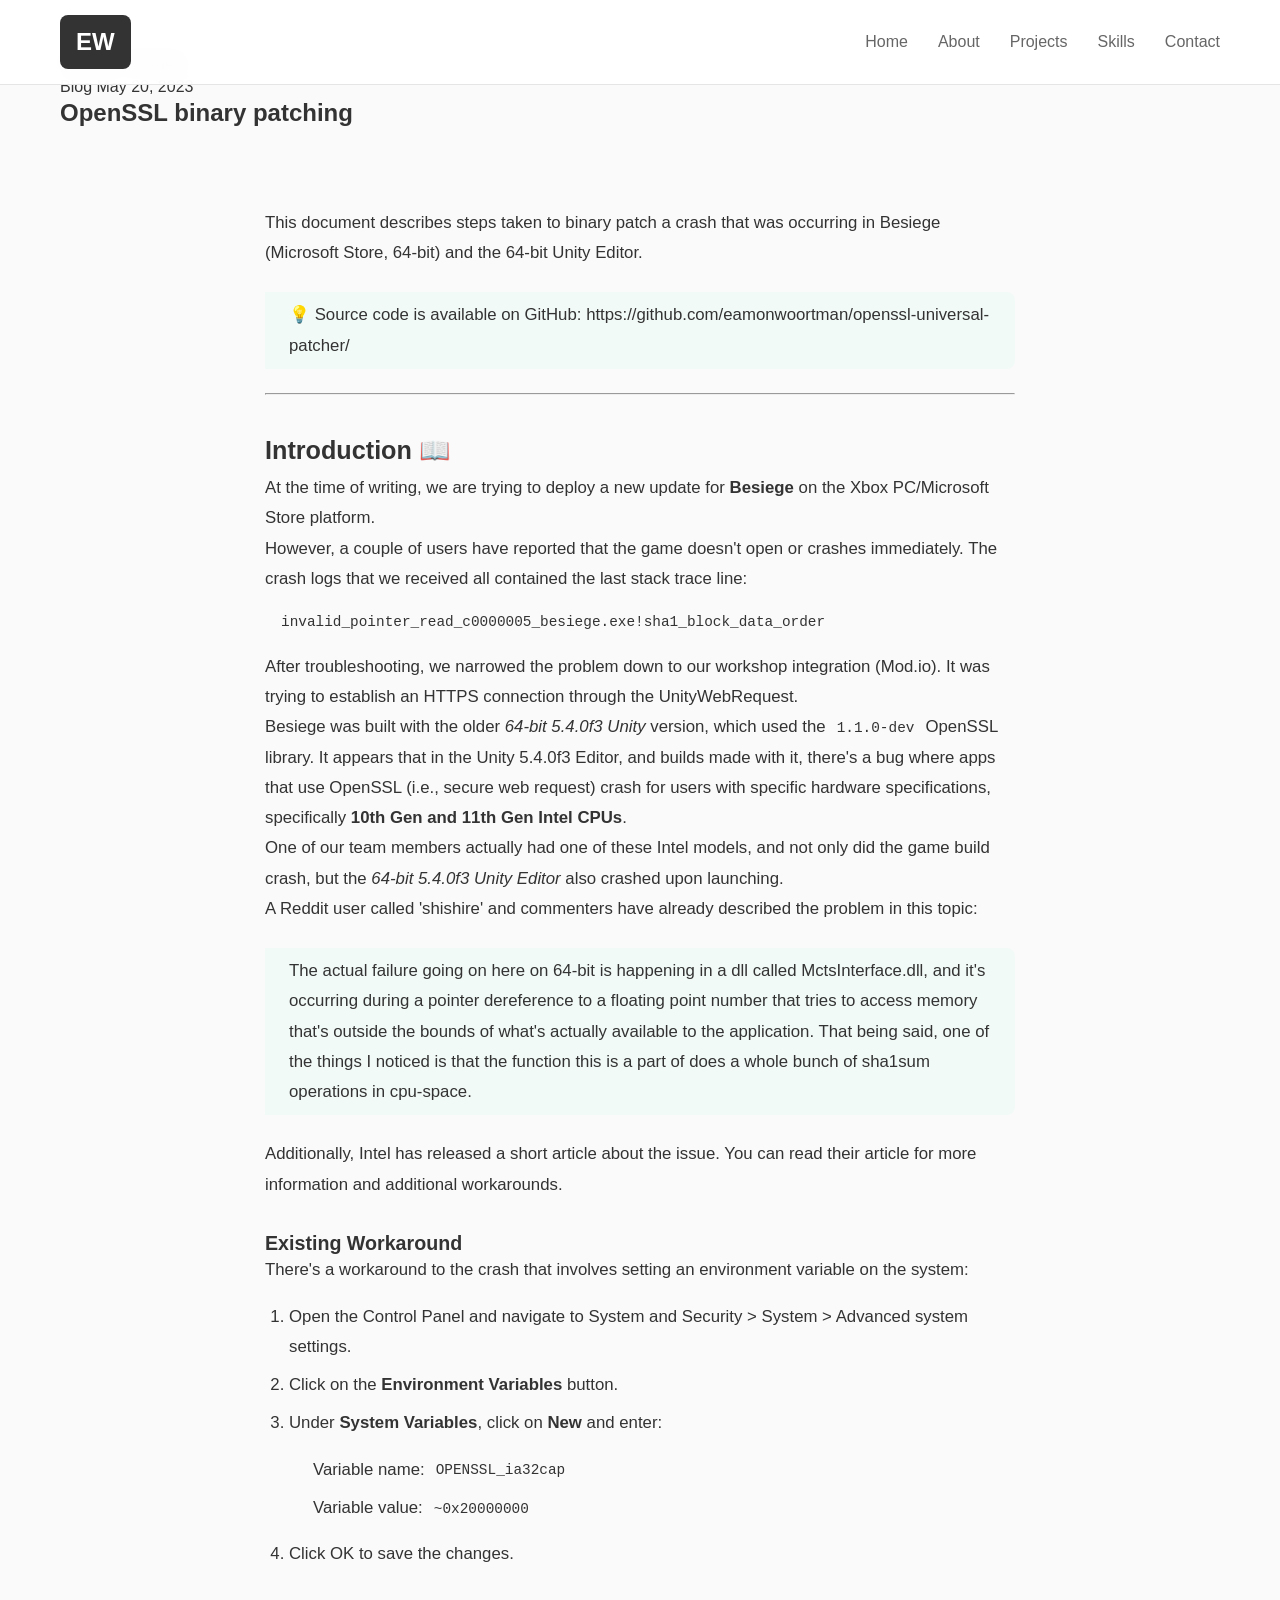
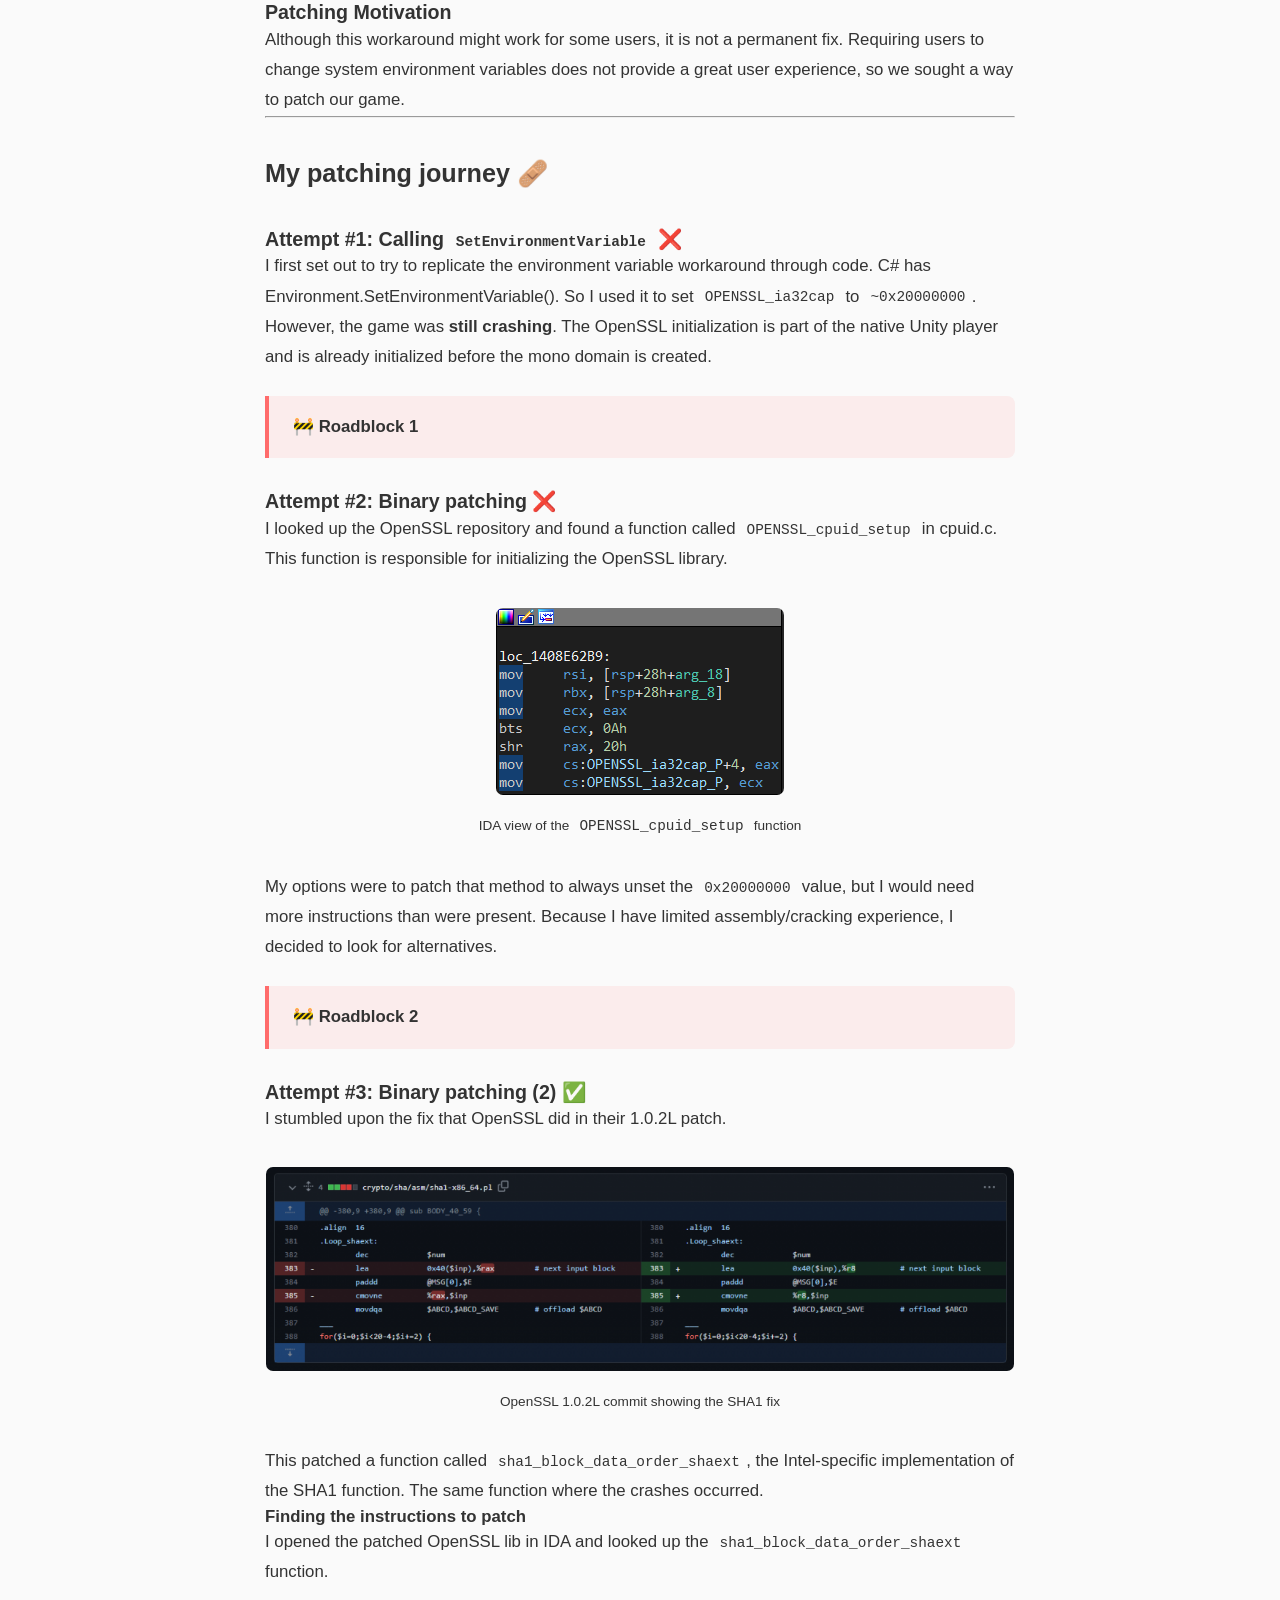
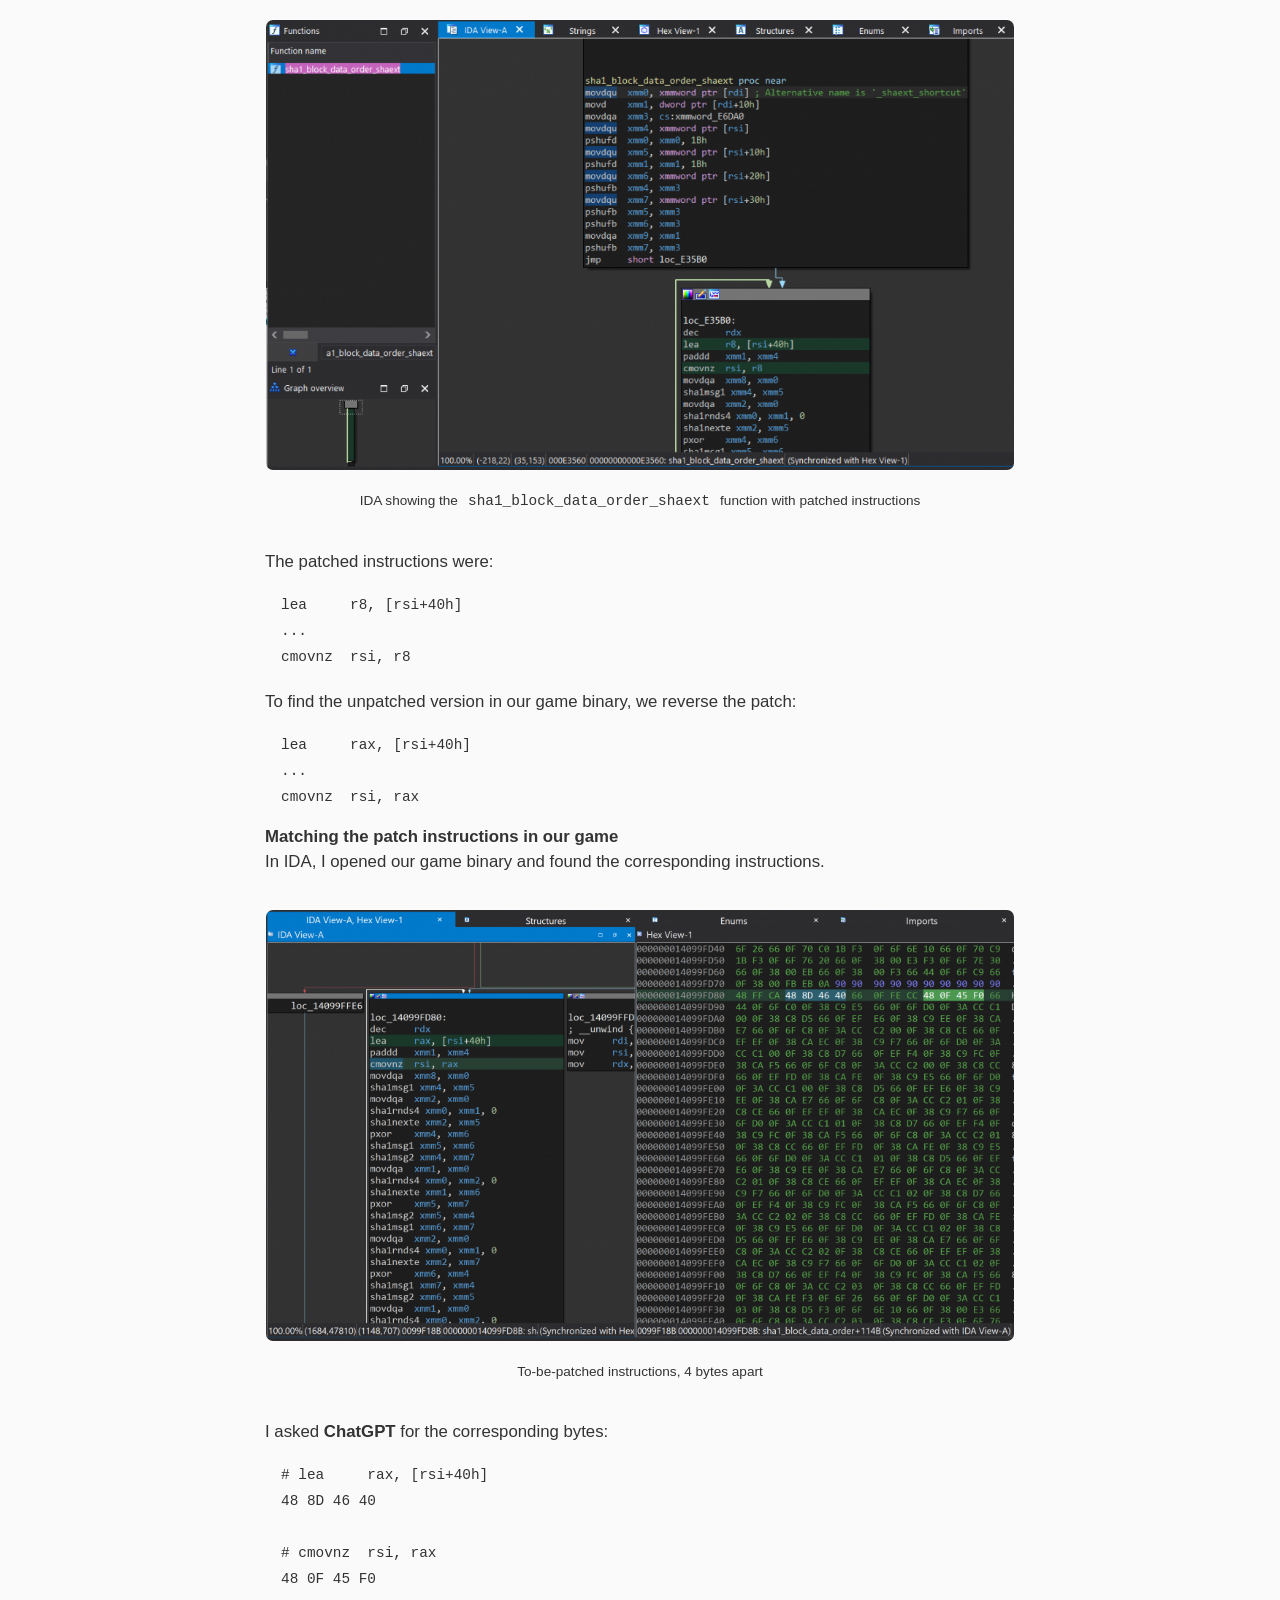
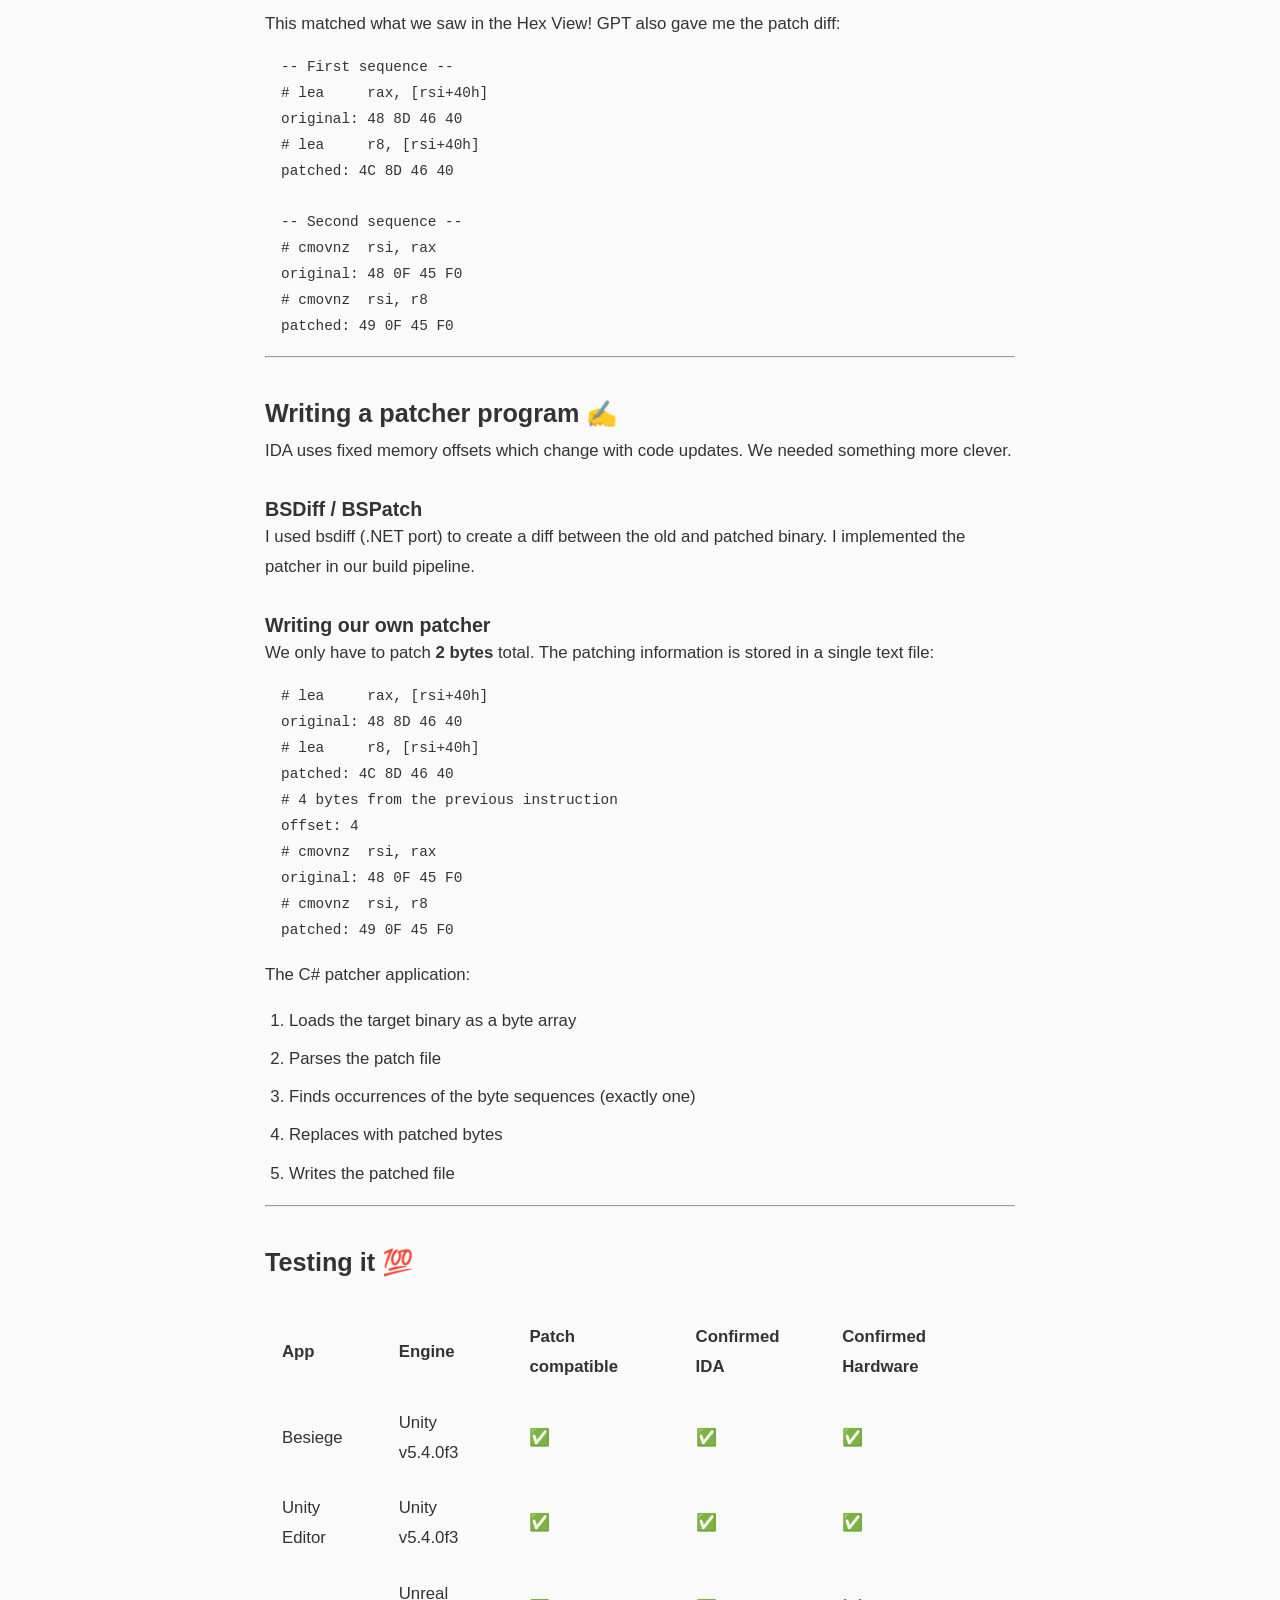
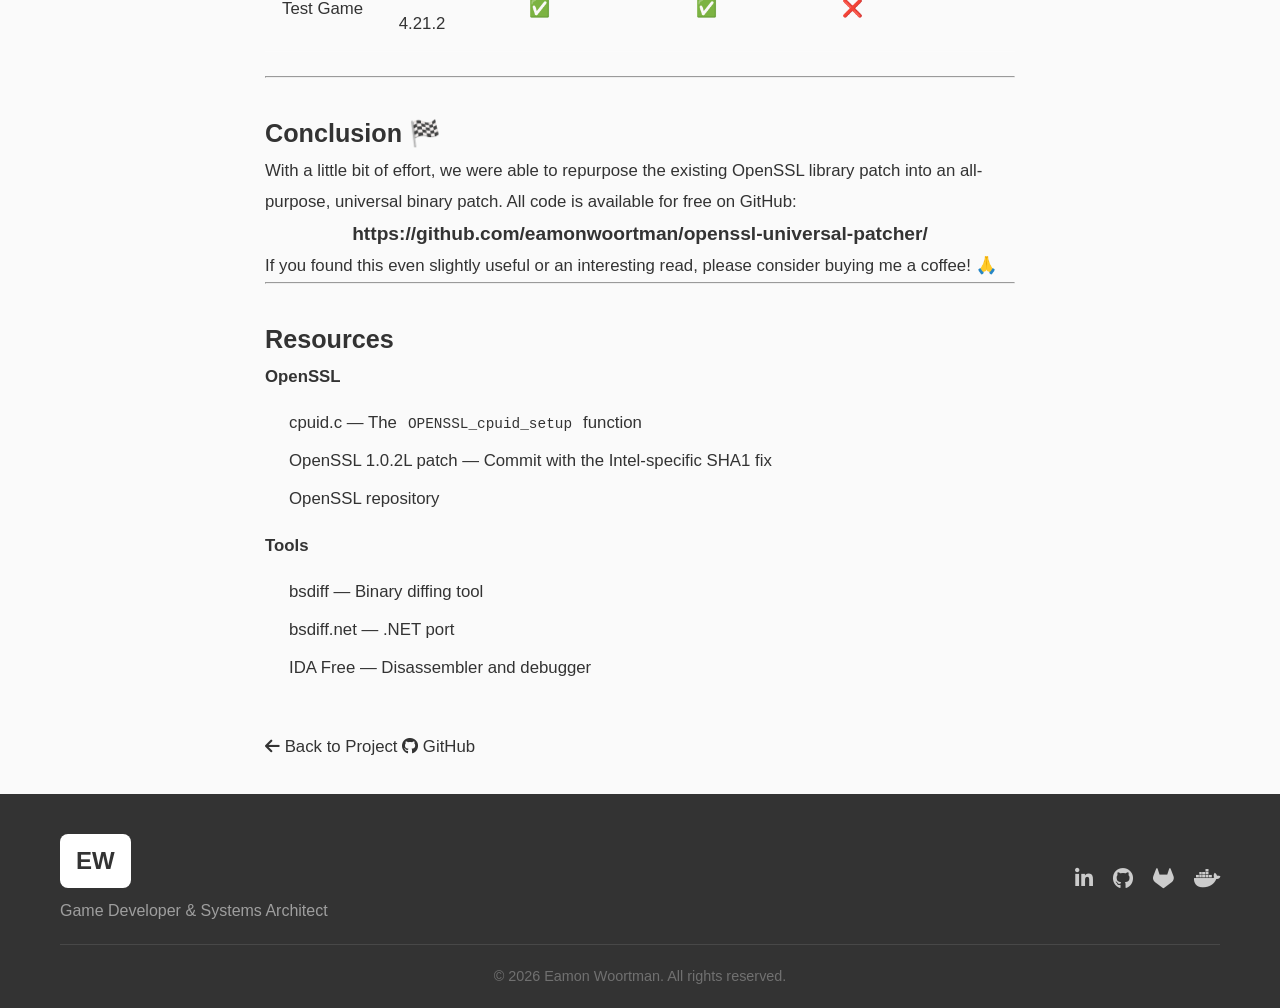
<file: blog/openssl-binary-patching.html>
<!DOCTYPE html>
<html lang="en">
<head>
    <meta charset="UTF-8">
    <meta name="viewport" content="width=device-width, initial-scale=1.0">
    <title>OpenSSL binary patching | Eamon Woortman</title>
    <link rel="stylesheet" href="../styles.css">
    <link rel="stylesheet" href="../design2.css">
    <link rel="stylesheet" href="https://cdnjs.cloudflare.com/ajax/libs/font-awesome/6.4.0/css/all.min.css">
    <style>
        .blog-post-content {
            max-width: 750px;
            margin: 0 auto;
            padding: 2rem 0;
            line-height: 1.8;
            font-size: 1.05rem;
        }
        .blog-post-content h2 {
            margin-top: 2.5rem;
            border-bottom: 2px solid var(--accent);
            padding-bottom: 0.5rem;
        }
        .blog-post-content h3 {
            margin-top: 2rem;
        }
        .blog-post-content pre {
            background: var(--surface);
            padding: 1rem;
            border-radius: 8px;
            overflow-x: auto;
            font-size: 0.9rem;
        }
        .blog-post-content code {
            background: var(--surface);
            padding: 0.2rem 0.4rem;
            border-radius: 4px;
            font-size: 0.9rem;
        }
        .blog-post-content pre code {
            background: none;
            padding: 0;
        }
        .blog-post-content figure {
            margin: 2rem 0;
            text-align: center;
        }
        .blog-post-content figure img {
            max-width: 100%;
            border-radius: 8px;
            border: 1px solid rgba(255,255,255,0.1);
        }
        .blog-post-content figure figcaption {
            margin-top: 0.5rem;
            font-size: 0.85rem;
            color: var(--text-muted);
        }
        .blog-post-content blockquote {
            border-left: 4px solid var(--accent);
            padding: 0.5rem 1.5rem;
            margin: 1.5rem 0;
            background: rgba(100,255,218,0.05);
            border-radius: 0 8px 8px 0;
        }
        .blog-post-content table {
            width: 100%;
            border-collapse: collapse;
            margin: 1.5rem 0;
        }
        .blog-post-content th, .blog-post-content td {
            padding: 0.75rem 1rem;
            border: 1px solid rgba(255,255,255,0.1);
            text-align: left;
        }
        .blog-post-content th {
            background: var(--surface);
        }
        .blog-post-content .roadblock {
            background: rgba(255,107,107,0.1);
            border-left: 4px solid #ff6b6b;
            padding: 1rem 1.5rem;
            margin: 1.5rem 0;
            border-radius: 0 8px 8px 0;
            font-weight: bold;
        }
        .blog-post-content ul, .blog-post-content ol {
            padding-left: 1.5rem;
            margin: 1rem 0;
        }
        .blog-post-content li {
            margin-bottom: 0.5rem;
        }
    </style>
</head>
<body class="design-2">
    <nav class="main-nav" id="mainNav">
        <div class="nav-container">
            <a href="../index.html" class="nav-logo"><span class="logo-text">EW</span></a>
            <ul class="nav-links">
                <li><a href="../index.html#home" class="nav-link">Home</a></li>
                <li><a href="../index.html#about" class="nav-link">About</a></li>
                <li><a href="../index.html#projects" class="nav-link">Projects</a></li>
                <li><a href="../index.html#skills" class="nav-link">Skills</a></li>
                <li><a href="../index.html#contact" class="nav-link">Contact</a></li>
            </ul>
            <button class="mobile-menu-btn" id="mobileMenuBtn"><i class="fas fa-bars"></i></button>
        </div>
    </nav>

    <section class="project-hero" style="min-height: auto; padding: 3rem 0;">
        <div class="container">
            <a href="../projects/openssl-universal-patcher.html" class="back-link"><i class="fas fa-arrow-left"></i> Back to Project</a>
            <div class="project-header">
                <div class="project-meta">
                    <span class="project-category-badge">Blog</span>
                    <span class="project-date">May 20, 2023</span>
                </div>
                <h1 class="project-title-big">OpenSSL binary patching</h1>
            </div>
        </div>
    </section>

    <section class="project-content-section">
        <div class="container">
            <div class="blog-post-content">
                <p>This document describes steps taken to binary patch a crash that was occurring in Besiege (Microsoft Store, 64-bit) and the 64-bit Unity Editor.</p>

                <blockquote><p>💡 Source code is available on GitHub: <a href="https://github.com/eamonwoortman/openssl-universal-patcher/" target="_blank">https://github.com/eamonwoortman/openssl-universal-patcher/</a></p></blockquote>

                <hr>

                <h2>Introduction 📖</h2>

                <p>At the time of writing, we are trying to deploy a new update for <strong>Besiege</strong> on the Xbox PC/Microsoft Store platform.</p>

                <p>However, a couple of users have reported that the game doesn't open or crashes immediately. The crash logs that we received all contained the last stack trace line:</p>

                <pre><code>invalid_pointer_read_c0000005_besiege.exe!sha1_block_data_order</code></pre>

                <p>After troubleshooting, we narrowed the problem down to our workshop integration (<a href="http://mod.io/" target="_blank">Mod.io</a>). It was trying to establish an HTTPS connection through the <a href="https://docs.unity3d.com/ScriptReference/Networking.UnityWebRequest.html" target="_blank">UnityWebRequest</a>.</p>

                <p>Besiege was built with the older <em>64-bit 5.4.0f3 Unity</em> version, which used the <code>1.1.0-dev</code> OpenSSL library. It appears that in the Unity 5.4.0f3 Editor, and builds made with it, there's a bug where apps that use OpenSSL (i.e., secure web request) crash for users with specific hardware specifications, specifically <strong>10th Gen and 11th Gen Intel CPUs</strong>.</p>

                <p>One of our team members actually had one of these Intel models, and not only did the game build crash, but the <em>64-bit 5.4.0f3 Unity Editor</em> also crashed upon launching.</p>

                <p>A Reddit user called 'shishire' and commenters have already described the problem in <a href="https://www.reddit.com/r/Smite/comments/pl35y6/comment/he16988/?utm_source=share&utm_medium=web2x&context=3" target="_blank">this topic</a>:</p>

                <blockquote><p>The actual failure going on here on 64-bit is happening in a dll called MctsInterface.dll, and it's occurring during a pointer dereference to a floating point number that tries to access memory that's outside the bounds of what's actually available to the application. That being said, one of the things I noticed is that the function this is a part of does a whole bunch of sha1sum operations in cpu-space.</p></blockquote>

                <p>Additionally, Intel has released a short article about the issue. You can read <a href="https://www.intel.com/content/www/us/en/developer/articles/troubleshooting/openssl-sha-crash-bug-requires-application-update.html" target="_blank">their article</a> for more information and additional workarounds.</p>

                <h3>Existing Workaround</h3>
                <p>There's a workaround to the crash that involves setting an environment variable on the system:</p>
                <ol>
                    <li>Open the Control Panel and navigate to System and Security > System > Advanced system settings.</li>
                    <li>Click on the <strong>Environment Variables</strong> button.</li>
                    <li>Under <strong>System Variables</strong>, click on <strong>New</strong> and enter:
                        <ul>
                            <li>Variable name: <code>OPENSSL_ia32cap</code></li>
                            <li>Variable value: <code>~0x20000000</code></li>
                        </ul>
                    </li>
                    <li>Click OK to save the changes.</li>
                </ol>

                <h3>Patching Motivation</h3>
                <p>Although this workaround might work for some users, it is not a permanent fix. Requiring users to change system environment variables does not provide a great user experience, so we sought a way to patch our game.</p>

                <hr>

                <h2>My patching journey 🩹</h2>

                <h3>Attempt #1: Calling <code>SetEnvironmentVariable</code> ❌</h3>
                <p>I first set out to try to replicate the environment variable workaround through code. C# has <a href="https://learn.microsoft.com/en-us/dotnet/api/system.environment.setenvironmentvariable?view=netframework-4.0" target="_blank">Environment.SetEnvironmentVariable()</a>. So I used it to set <code>OPENSSL_ia32cap</code> to <code>~0x20000000</code>.</p>
                <p>However, the game was <strong>still crashing</strong>. The OpenSSL initialization is part of the native Unity player and is already initialized before the mono domain is created.</p>

                <div class="roadblock">🚧 Roadblock 1</div>

                <h3>Attempt #2: Binary patching ❌</h3>
                <p>I looked up the OpenSSL repository and found a function called <code>OPENSSL_cpuid_setup</code> in <a href="https://github.com/openssl/openssl/blob/c8093347f736c7991350d26048b680d0e64974a0/crypto/cpuid.c#L106" target="_blank">cpuid.c</a>. This function is responsible for initializing the OpenSSL library.</p>

                <figure>
                    <img src="../assets/images/openssl-ida-view.png" alt="IDA view of OPENSSL_cpuid_setup function">
                    <figcaption>IDA view of the <code>OPENSSL_cpuid_setup</code> function</figcaption>
                </figure>

                <p>My options were to patch that method to always unset the <code>0x20000000</code> value, but I would need more instructions than were present. Because I have limited assembly/cracking experience, I decided to look for alternatives.</p>

                <div class="roadblock">🚧 Roadblock 2</div>

                <h3>Attempt #3: Binary patching (2) ✅</h3>
                <p>I stumbled upon the fix that <a href="https://github.com/openssl/openssl/commit/7123aa81e9fb19afb11fdf3850662c5f7ff1f19c#diff-fd85954e17364d4495e1e077a5768e4e" target="_blank">OpenSSL did in their 1.0.2L patch</a>.</p>

                <figure>
                    <img src="../assets/images/openssl-commit.png" alt="OpenSSL 1.0.2L commit showing the patched instructions">
                    <figcaption>OpenSSL 1.0.2L commit showing the SHA1 fix</figcaption>
                </figure>

                <p>This patched a function called <code>sha1_block_data_order_shaext</code>, the Intel-specific implementation of the SHA1 function. The same function where the crashes occurred.</p>

                <h4>Finding the instructions to patch</h4>
                <p>I opened the patched OpenSSL lib in IDA and looked up the <code>sha1_block_data_order_shaext</code> function.</p>

                <figure>
                    <img src="../assets/images/openssl-shaext.png" alt="IDA showing sha1_block_data_order_shaext with patched instructions">
                    <figcaption>IDA showing the <code>sha1_block_data_order_shaext</code> function with patched instructions</figcaption>
                </figure>

                <p>The patched instructions were:</p>
                <pre><code>lea     r8, [rsi+40h]
...
cmovnz  rsi, r8</code></pre>

                <p>To find the unpatched version in our game binary, we reverse the patch:</p>
                <pre><code>lea     rax, [rsi+40h]
...
cmovnz  rsi, rax</code></pre>

                <h4>Matching the patch instructions in our game</h4>
                <p>In IDA, I opened our game binary and found the corresponding instructions.</p>

                <figure>
                    <img src="../assets/images/openssl-hexview.png" alt="IDA Hex View showing the to-be-patched instructions">
                    <figcaption>To-be-patched instructions, 4 bytes apart</figcaption>
                </figure>

                <p>I asked <strong>ChatGPT</strong> for the corresponding bytes:</p>
                <pre><code># lea     rax, [rsi+40h]
48 8D 46 40

# cmovnz  rsi, rax
48 0F 45 F0</code></pre>

                <p>This matched what we saw in the Hex View! GPT also gave me the patch diff:</p>
                <pre><code>-- First sequence --
# lea     rax, [rsi+40h]
original: 48 8D 46 40
# lea     r8, [rsi+40h]
patched: 4C 8D 46 40

-- Second sequence --
# cmovnz  rsi, rax
original: 48 0F 45 F0
# cmovnz  rsi, r8
patched: 49 0F 45 F0</code></pre>

                <hr>

                <h2>Writing a patcher program ✍️</h2>

                <p>IDA uses fixed memory offsets which change with code updates. We needed something more clever.</p>

                <h3>BSDiff / BSPatch</h3>
                <p>I used <a href="http://www.daemonology.net/bsdiff/" target="_blank">bsdiff</a> (<a href="https://github.com/LogosBible/bsdiff.net" target="_blank">.NET port</a>) to create a diff between the old and patched binary. I implemented the patcher in our build pipeline.</p>

                <h3>Writing our own patcher</h3>
                <p>We only have to patch <strong>2 bytes</strong> total. The patching information is stored in a <a href="https://github.com/eamonwoortman/openssl-universal-patcher/blob/master/src/OpenSSLUniversalPatcher/Resources/openssl.universal.patch" target="_blank">single text file</a>:</p>

                <pre><code># lea     rax, [rsi+40h]
original: 48 8D 46 40
# lea     r8, [rsi+40h]
patched: 4C 8D 46 40
# 4 bytes from the previous instruction
offset: 4
# cmovnz  rsi, rax
original: 48 0F 45 F0
# cmovnz  rsi, r8
patched: 49 0F 45 F0</code></pre>

                <p>The C# patcher application:</p>
                <ol>
                    <li>Loads the target binary as a byte array</li>
                    <li>Parses the patch file</li>
                    <li>Finds occurrences of the byte sequences (exactly one)</li>
                    <li>Replaces with patched bytes</li>
                    <li>Writes the patched file</li>
                </ol>

                <hr>

                <h2>Testing it 💯</h2>

                <table>
                    <thead>
                        <tr>
                            <th>App</th>
                            <th>Engine</th>
                            <th>Patch compatible</th>
                            <th>Confirmed IDA</th>
                            <th>Confirmed Hardware</th>
                        </tr>
                    </thead>
                    <tbody>
                        <tr>
                            <td>Besiege</td>
                            <td>Unity v5.4.0f3</td>
                            <td>✅</td>
                            <td>✅</td>
                            <td>✅</td>
                        </tr>
                        <tr>
                            <td>Unity Editor</td>
                            <td>Unity v5.4.0f3</td>
                            <td>✅</td>
                            <td>✅</td>
                            <td>✅</td>
                        </tr>
                        <tr>
                            <td>Test Game</td>
                            <td>Unreal 4.21.2</td>
                            <td>✅</td>
                            <td>✅</td>
                            <td>❌</td>
                        </tr>
                    </tbody>
                </table>

                <hr>

                <h2>Conclusion 🏁</h2>
                <p>With a little bit of effort, we were able to repurpose the existing OpenSSL library patch into an all-purpose, universal binary patch. All code is available for free on GitHub:</p>

                <p style="text-align:center;font-size:1.2rem;font-weight:bold;">
                    <a href="https://github.com/eamonwoortman/openssl-universal-patcher/" target="_blank">https://github.com/eamonwoortman/openssl-universal-patcher/</a>
                </p>

                <p>If you found this even slightly useful or an interesting read, please consider buying me a coffee! 🙏</p>

                <hr>

                <h2>Resources</h2>
                <p><strong>OpenSSL</strong></p>
                <ul>
                    <li><a href="https://github.com/openssl/openssl/blob/c8093347f736c7991350d26048b680d0e64974a0/crypto/cpuid.c#L106" target="_blank">cpuid.c</a> — The <code>OPENSSL_cpuid_setup</code> function</li>
                    <li><a href="https://github.com/openssl/openssl/commit/7123aa81e9fb19afb11fdf3850662c5f7ff1f19c#diff-fd85954e17364d4495e1e077a5768e4e" target="_blank">OpenSSL 1.0.2L patch</a> — Commit with the Intel-specific SHA1 fix</li>
                    <li><a href="https://github.com/openssl/openssl" target="_blank">OpenSSL repository</a></li>
                </ul>
                <p><strong>Tools</strong></p>
                <ul>
                    <li><a href="http://www.daemonology.net/bsdiff/" target="_blank">bsdiff</a> — Binary diffing tool</li>
                    <li><a href="https://github.com/LogosBible/bsdiff.net" target="_blank">bsdiff.net</a> — .NET port</li>
                    <li><a href="https://hex-rays.com/ida-free/" target="_blank">IDA Free</a> — Disassembler and debugger</li>
                </ul>

                <div class="project-actions" style="justify-content:center;margin-top:3rem;">
                    <a href="../projects/openssl-universal-patcher.html" class="project-action-link"><i class="fas fa-arrow-left"></i> Back to Project</a>
                    <a href="https://github.com/eamonwoortman/openssl-universal-patcher/" target="_blank" class="project-action-link"><i class="fab fa-github"></i> GitHub</a>
                </div>
            </div>
        </div>
    </section>

    <footer class="footer">
        <div class="container">
            <div class="footer-content">
                <div class="footer-brand">
                    <span class="footer-logo">EW</span>
                    <p>Game Developer &amp; Systems Architect</p>
                </div>
                <div class="footer-links">
                    <a href="https://www.linkedin.com/in/eamon-woortman" target="_blank"><i class="fab fa-linkedin-in"></i></a>
                    <a href="https://github.com/eamonwoortman/" target="_blank"><i class="fab fa-github"></i></a>
                    <a href="https://gitlab.com/eamon.woortman/" target="_blank"><i class="fab fa-gitlab"></i></a>
                    <a href="https://hub.docker.com/r/eamonwoortman/" target="_blank"><i class="fab fa-docker"></i></a>
                </div>
            </div>
            <div class="footer-bottom">
                <p>&copy; 2026 Eamon Woortman. All rights reserved.</p>
            </div>
        </div>
    </footer>
    
    <script>
        document.getElementById('mobileMenuBtn').addEventListener('click', function() {
            document.querySelector('.nav-links').classList.toggle('active');
        });
    </script>
</body>
</html>
</file>
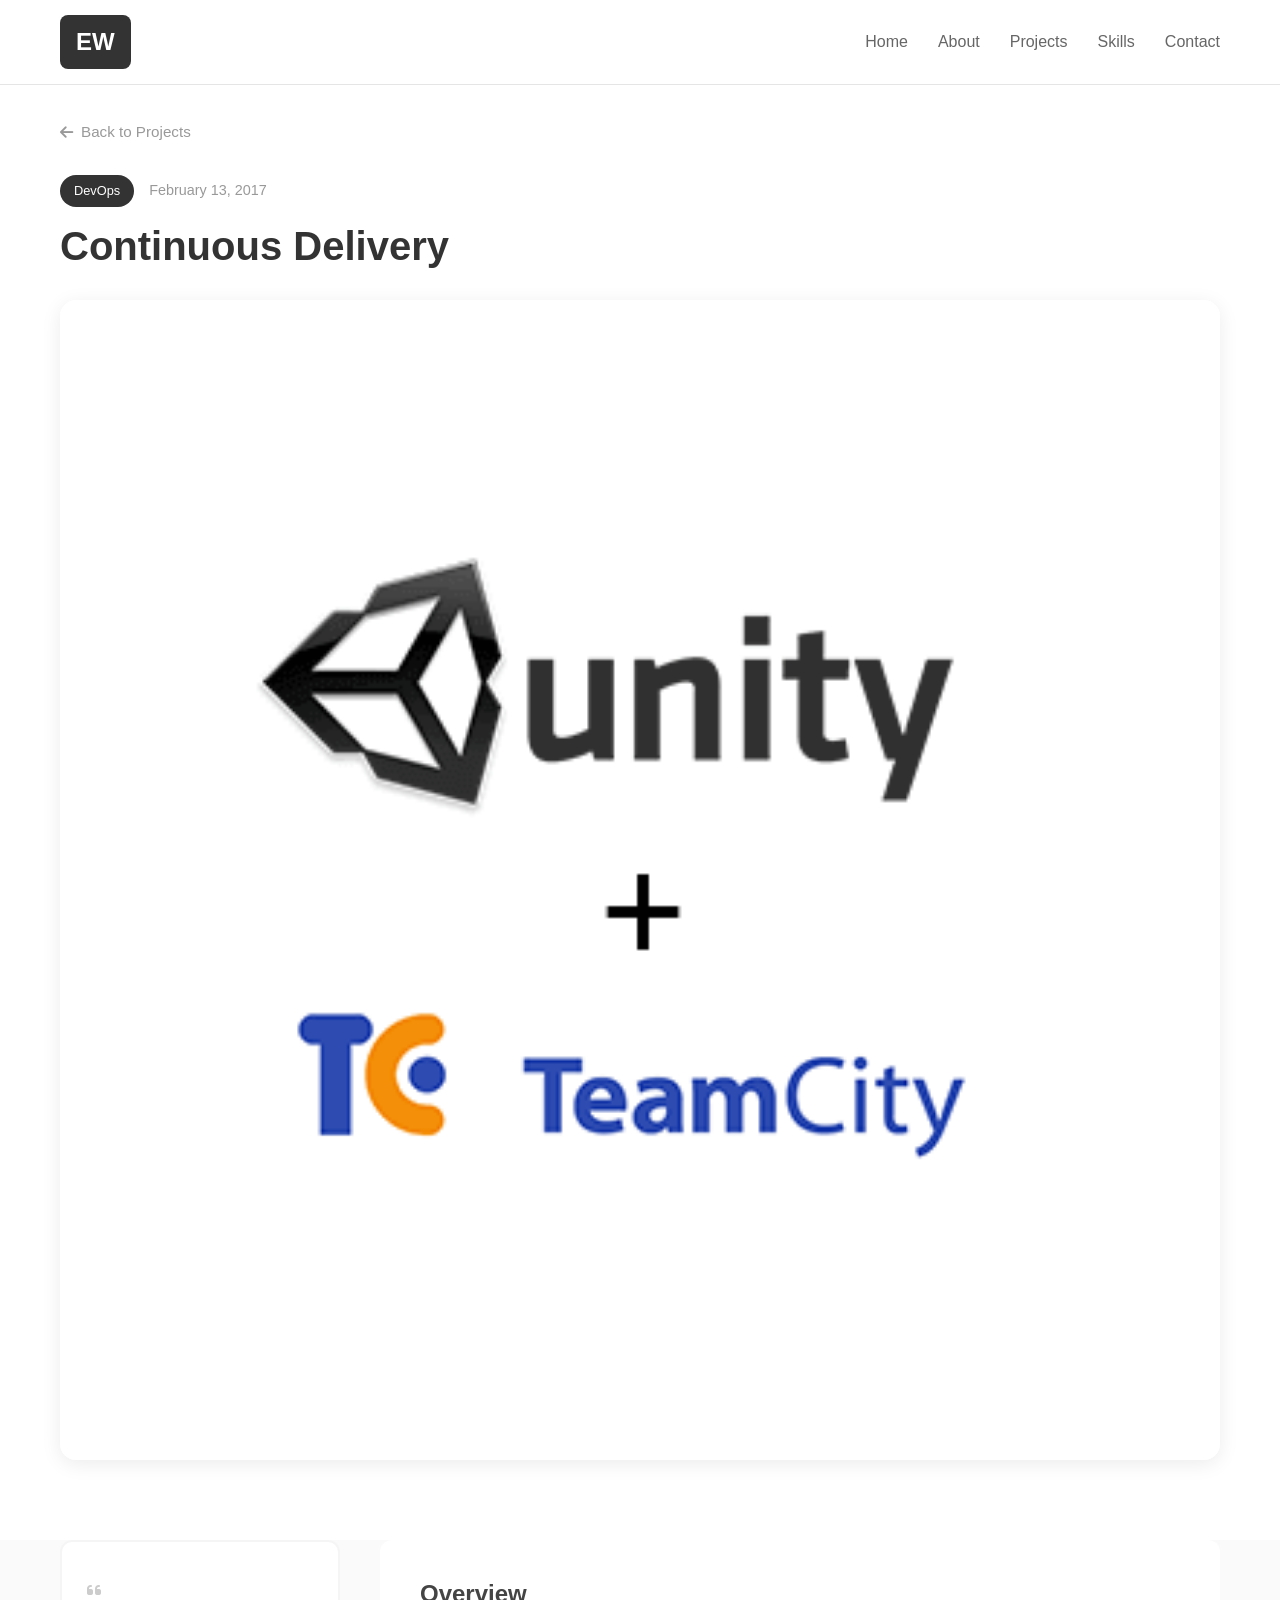
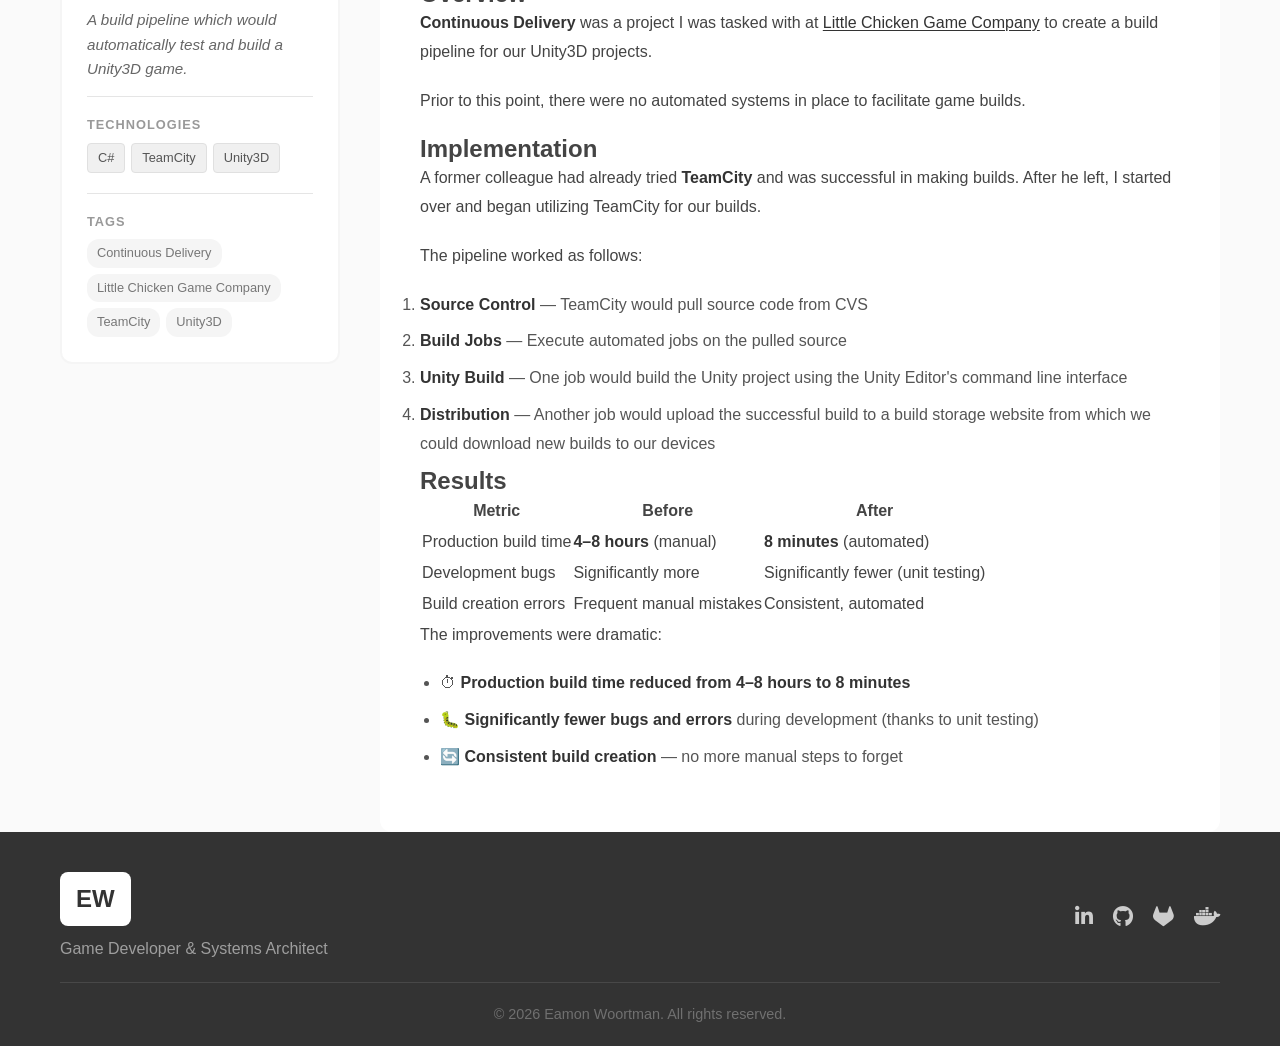
<file: projects/continuous-delivery.html>
<!DOCTYPE html>
<html lang="en">
<head>
    <meta charset="UTF-8">
    <meta name="viewport" content="width=device-width, initial-scale=1.0">
    <title>Continuous Delivery | Eamon Woortman</title>
    <link rel="stylesheet" href="../styles.css">
    <link rel="stylesheet" href="../design2.css">
    <link rel="stylesheet" href="../project-styles.css">
    <link rel="stylesheet" href="https://cdnjs.cloudflare.com/ajax/libs/font-awesome/6.4.0/css/all.min.css">
</head>
<body class="design-2 project-page">
    <nav class="main-nav" id="mainNav">
        <div class="nav-container">
            <a href="../index.html" class="nav-logo"><span class="logo-text">EW</span></a>
            <ul class="nav-links">
                <li><a href="../index.html#home" class="nav-link">Home</a></li>
                <li><a href="../index.html#about" class="nav-link">About</a></li>
                <li><a href="../index.html#projects" class="nav-link">Projects</a></li>
                <li><a href="../index.html#skills" class="nav-link">Skills</a></li>
                <li><a href="../index.html#contact" class="nav-link">Contact</a></li>
            </ul>
            <button class="mobile-menu-btn" id="mobileMenuBtn"><i class="fas fa-bars"></i></button>
        </div>
    </nav>

    <section class="project-hero">
        <div class="container">
            <a href="../index.html#projects" class="back-link"><i class="fas fa-arrow-left"></i> Back to Projects</a>
            <div class="project-header">
                <div class="project-meta">
                    <span class="project-category-badge">DevOps</span>
                    <span class="project-date">February 13, 2017</span>
                </div>
                <h1 class="project-title-big">Continuous Delivery</h1>
            </div>
            <div class="project-featured-image">
                <img src="../assets/images/continuous-delivery.png" alt="Continuous Delivery">
            </div>
        </div>
    </section>

    <section class="project-content-section">
        <div class="container">
            <div class="content-layout">
                <aside class="portfolio-info-panel">
                    <div class="info-quote">
                        <i class="fas fa-quote-left"></i>
                        <p>A build pipeline which would automatically test and build a Unity3D game.</p>
                    </div>
                    
                    <div class="info-section">
                        <h4>Technologies</h4>
                        <div class="info-tech-tags">
                            <span class="tech-tag">C#</span>
                            <span class="tech-tag">TeamCity</span>
                            <span class="tech-tag">Unity3D</span>
                        </div>
                    </div>
                    
                    <div class="info-section">
                        <h4>Tags</h4>
                        <div class="info-tag-links">
                            <a href="https://eamonwoortman.github.io/project-tag/continuous-delivery/" target="_blank">Continuous Delivery</a>
                            <a href="https://eamonwoortman.github.io/project-tag/little-chicken-game-company/" target="_blank">Little Chicken Game Company</a>
                            <a href="https://eamonwoortman.github.io/project-tag/teamcity/" target="_blank">TeamCity</a>
                            <a href="https://eamonwoortman.github.io/project-tag/unity3d/" target="_blank">Unity3D</a>
                        </div>
                    </div>
                </aside>

                <div class="entry-content">
                    <h2>Overview</h2>
                    <p><strong>Continuous Delivery</strong> was a project I was tasked with at <a href="http://www.littlechicken.nl/en/" target="_blank">Little Chicken Game Company</a> to create a build pipeline for our Unity3D projects.</p>

                    <p>Prior to this point, there were no automated systems in place to facilitate game builds.</p>

                    <h2>Implementation</h2>
                    <p>A former colleague had already tried <strong>TeamCity</strong> and was successful in making builds. After he left, I started over and began utilizing TeamCity for our builds.</p>

                    <p>The pipeline worked as follows:</p>
                    <ol>
                        <li><strong>Source Control</strong> — TeamCity would pull source code from CVS</li>
                        <li><strong>Build Jobs</strong> — Execute automated jobs on the pulled source</li>
                        <li><strong>Unity Build</strong> — One job would build the Unity project using the Unity Editor's command line interface</li>
                        <li><strong>Distribution</strong> — Another job would upload the successful build to a build storage website from which we could download new builds to our devices</li>
                    </ol>

                    <h2>Results</h2>
                    <table>
                        <thead>
                            <tr>
                                <th>Metric</th>
                                <th>Before</th>
                                <th>After</th>
                            </tr>
                        </thead>
                        <tbody>
                            <tr>
                                <td>Production build time</td>
                                <td><strong>4–8 hours</strong> (manual)</td>
                                <td><strong>8 minutes</strong> (automated)</td>
                            </tr>
                            <tr>
                                <td>Development bugs</td>
                                <td>Significantly more</td>
                                <td>Significantly fewer (unit testing)</td>
                            </tr>
                            <tr>
                                <td>Build creation errors</td>
                                <td>Frequent manual mistakes</td>
                                <td>Consistent, automated</td>
                            </tr>
                        </tbody>
                    </table>

                    <p>The improvements were dramatic:</p>
                    <ul>
                        <li>⏱ <strong>Production build time reduced from 4–8 hours to 8 minutes</strong></li>
                        <li>🐛 <strong>Significantly fewer bugs and errors</strong> during development (thanks to unit testing)</li>
                        <li>🔄 <strong>Consistent build creation</strong> — no more manual steps to forget</li>
                    </ul>
                </div>
            </div>
        </div>
    </section>

    <footer class="footer">
        <div class="container">
            <div class="footer-content">
                <div class="footer-brand">
                    <span class="footer-logo">EW</span>
                    <p>Game Developer &amp; Systems Architect</p>
                </div>
                <div class="footer-links">
                    <a href="https://www.linkedin.com/in/eamon-woortman" target="_blank"><i class="fab fa-linkedin-in"></i></a>
                    <a href="https://github.com/eamonwoortman/" target="_blank"><i class="fab fa-github"></i></a>
                    <a href="https://gitlab.com/eamon.woortman/" target="_blank"><i class="fab fa-gitlab"></i></a>
                    <a href="https://hub.docker.com/r/eamonwoortman/" target="_blank"><i class="fab fa-docker"></i></a>
                </div>
            </div>
            <div class="footer-bottom">
                <p>&copy; 2026 Eamon Woortman. All rights reserved.</p>
            </div>
        </div>
    </footer>
    
    <script>
        document.getElementById('mobileMenuBtn').addEventListener('click', function() {
            document.querySelector('.nav-links').classList.toggle('active');
        });
    </script>
</body>
</html>
</file>
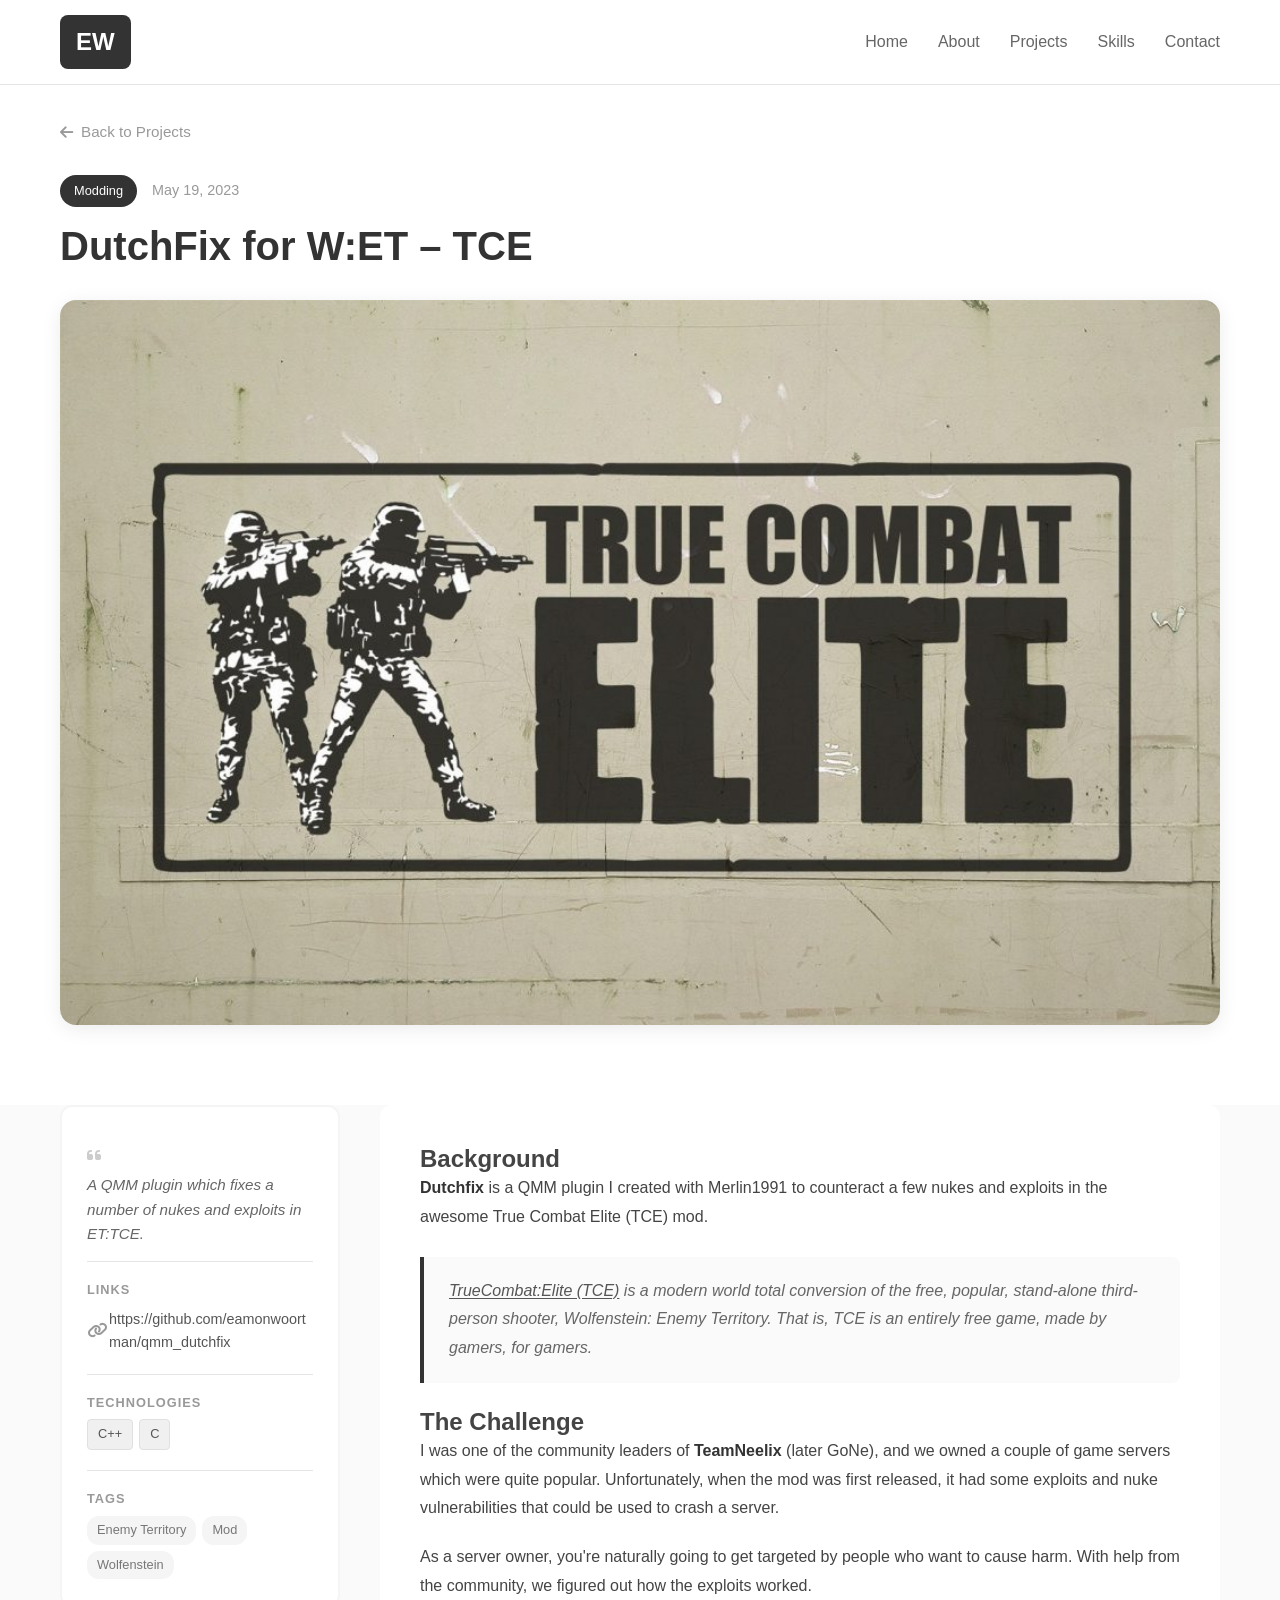
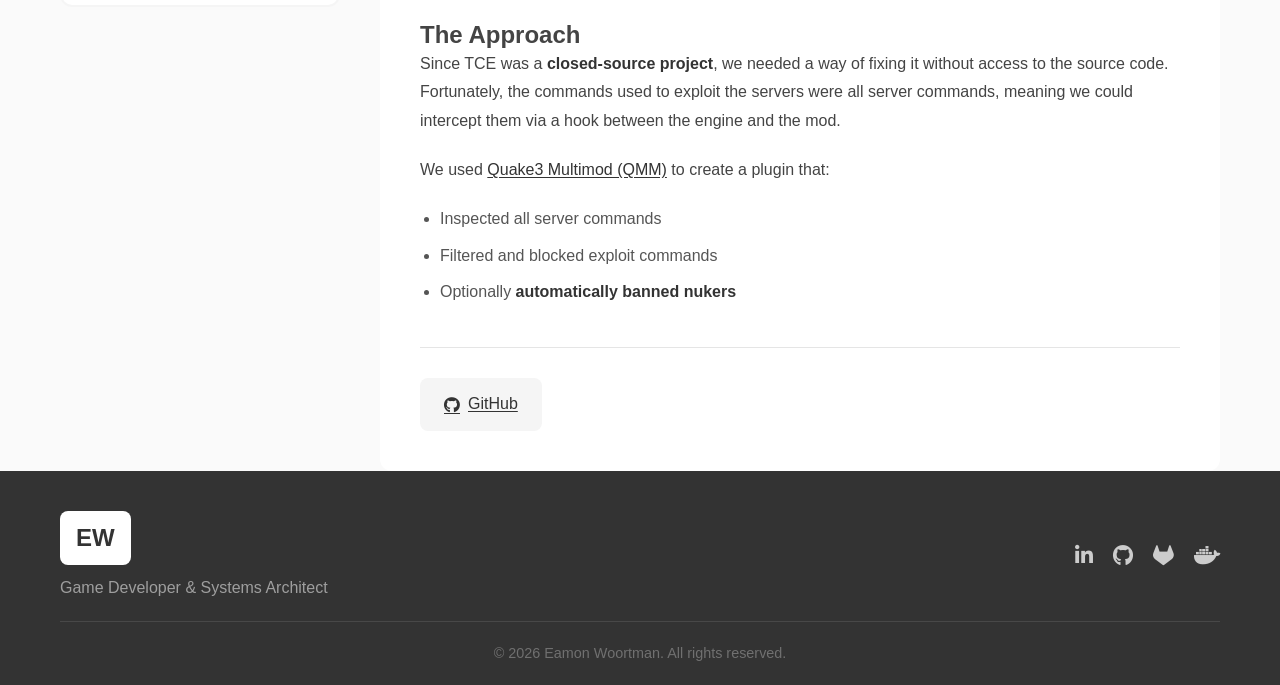
<file: projects/dutchfix-for-wet-tce.html>
<!DOCTYPE html>
<html lang="en">
<head>
    <meta charset="UTF-8">
    <meta name="viewport" content="width=device-width, initial-scale=1.0">
    <title>DutchFix for W:ET – TCE | Eamon Woortman</title>
    <link rel="stylesheet" href="../styles.css">
    <link rel="stylesheet" href="../design2.css">
    <link rel="stylesheet" href="../project-styles.css">
    <link rel="stylesheet" href="https://cdnjs.cloudflare.com/ajax/libs/font-awesome/6.4.0/css/all.min.css">
</head>
<body class="design-2 project-page">
    <nav class="main-nav" id="mainNav">
        <div class="nav-container">
            <a href="../index.html" class="nav-logo"><span class="logo-text">EW</span></a>
            <ul class="nav-links">
                <li><a href="../index.html#home" class="nav-link">Home</a></li>
                <li><a href="../index.html#about" class="nav-link">About</a></li>
                <li><a href="../index.html#projects" class="nav-link">Projects</a></li>
                <li><a href="../index.html#skills" class="nav-link">Skills</a></li>
                <li><a href="../index.html#contact" class="nav-link">Contact</a></li>
            </ul>
            <button class="mobile-menu-btn" id="mobileMenuBtn"><i class="fas fa-bars"></i></button>
        </div>
    </nav>

    <section class="project-hero">
        <div class="container">
            <a href="../index.html#projects" class="back-link"><i class="fas fa-arrow-left"></i> Back to Projects</a>
            <div class="project-header">
                <div class="project-meta">
                    <span class="project-category-badge">Modding</span>
                    <span class="project-date">May 19, 2023</span>
                </div>
                <h1 class="project-title-big">DutchFix for W:ET &#8211; TCE</h1>
            </div>
            <div class="project-featured-image">
                <img src="../assets/images/dutchfix.jpg" alt="DutchFix for W:ET">
            </div>
        </div>
    </section>

    <section class="project-content-section">
        <div class="container">
            <div class="content-layout">
                <aside class="portfolio-info-panel">
                    <div class="info-quote">
                        <i class="fas fa-quote-left"></i>
                        <p>A QMM plugin which fixes a number of nukes and exploits in ET:TCE.</p>
                    </div>
                    
                    <div class="info-section">
                        <h4>Links</h4>
                        <ul class="info-links-list">
                            <li><i class="fa fa-link"></i> <a href="https://github.com/eamonwoortman/qmm_dutchfix" target="_blank">https://github.com/eamonwoortman/qmm_dutchfix</a></li>
                        </ul>
                    </div>
                    
                    <div class="info-section">
                        <h4>Technologies</h4>
                        <div class="info-tech-tags">
                            <span class="tech-tag">C++</span>
                            <span class="tech-tag">C</span>
                        </div>
                    </div>
                    
                    <div class="info-section">
                        <h4>Tags</h4>
                        <div class="info-tag-links">
                            <a href="https://eamonwoortman.github.io/project-tag/enemy-territory/" target="_blank">Enemy Territory</a>
                            <a href="https://eamonwoortman.github.io/project-tag/mod/" target="_blank">Mod</a>
                            <a href="https://eamonwoortman.github.io/project-tag/wolfenstein/" target="_blank">Wolfenstein</a>
                        </div>
                    </div>
                </aside>

                <div class="entry-content">
                    <h2>Background</h2>
                    <p><strong>Dutchfix</strong> is a QMM plugin I created with Merlin1991 to counteract a few nukes and exploits in the awesome True Combat Elite (TCE) mod.</p>

                    <blockquote><p><a href="http://www.truecombatelite.com/" target="_blank">TrueCombat:Elite (TCE)</a> is a modern world total conversion of the free, popular, stand-alone third-person shooter, Wolfenstein: Enemy Territory. That is, TCE is an entirely free game, made by gamers, for gamers.</p></blockquote>

                    <h2>The Challenge</h2>
                    <p>I was one of the community leaders of <strong>TeamNeelix</strong> (later GoNe), and we owned a couple of game servers which were quite popular. Unfortunately, when the mod was first released, it had some exploits and nuke vulnerabilities that could be used to crash a server.</p>

                    <p>As a server owner, you're naturally going to get targeted by people who want to cause harm. With help from the community, we figured out how the exploits worked.</p>

                    <h2>The Approach</h2>
                    <p>Since TCE was a <strong>closed-source project</strong>, we needed a way of fixing it without access to the source code. Fortunately, the commands used to exploit the servers were all server commands, meaning we could intercept them via a hook between the engine and the mod.</p>

                    <p>We used <a href="https://sourceforge.net/projects/qmm/" target="_blank">Quake3 Multimod (QMM)</a> to create a plugin that:</p>

                    <ul>
                        <li>Inspected all server commands</li>
                        <li>Filtered and blocked exploit commands</li>
                        <li>Optionally <strong>automatically banned nukers</strong></li>
                    </ul>

                    <div class="project-actions">
                        <a href="https://github.com/eamonwoortman/qmm_dutchfix" target="_blank" class="project-action-link"><i class="fab fa-github"></i> GitHub</a>
                    </div>
                </div>
            </div>
        </div>
    </section>

    <footer class="footer">
        <div class="container">
            <div class="footer-content">
                <div class="footer-brand">
                    <span class="footer-logo">EW</span>
                    <p>Game Developer &amp; Systems Architect</p>
                </div>
                <div class="footer-links">
                    <a href="https://www.linkedin.com/in/eamon-woortman" target="_blank"><i class="fab fa-linkedin-in"></i></a>
                    <a href="https://github.com/eamonwoortman/" target="_blank"><i class="fab fa-github"></i></a>
                    <a href="https://gitlab.com/eamon.woortman/" target="_blank"><i class="fab fa-gitlab"></i></a>
                    <a href="https://hub.docker.com/r/eamonwoortman/" target="_blank"><i class="fab fa-docker"></i></a>
                </div>
            </div>
            <div class="footer-bottom">
                <p>&copy; 2026 Eamon Woortman. All rights reserved.</p>
            </div>
        </div>
    </footer>
    
    <script>
        document.getElementById('mobileMenuBtn').addEventListener('click', function() {
            document.querySelector('.nav-links').classList.toggle('active');
        });
    </script>
</body>
</html>
</file>
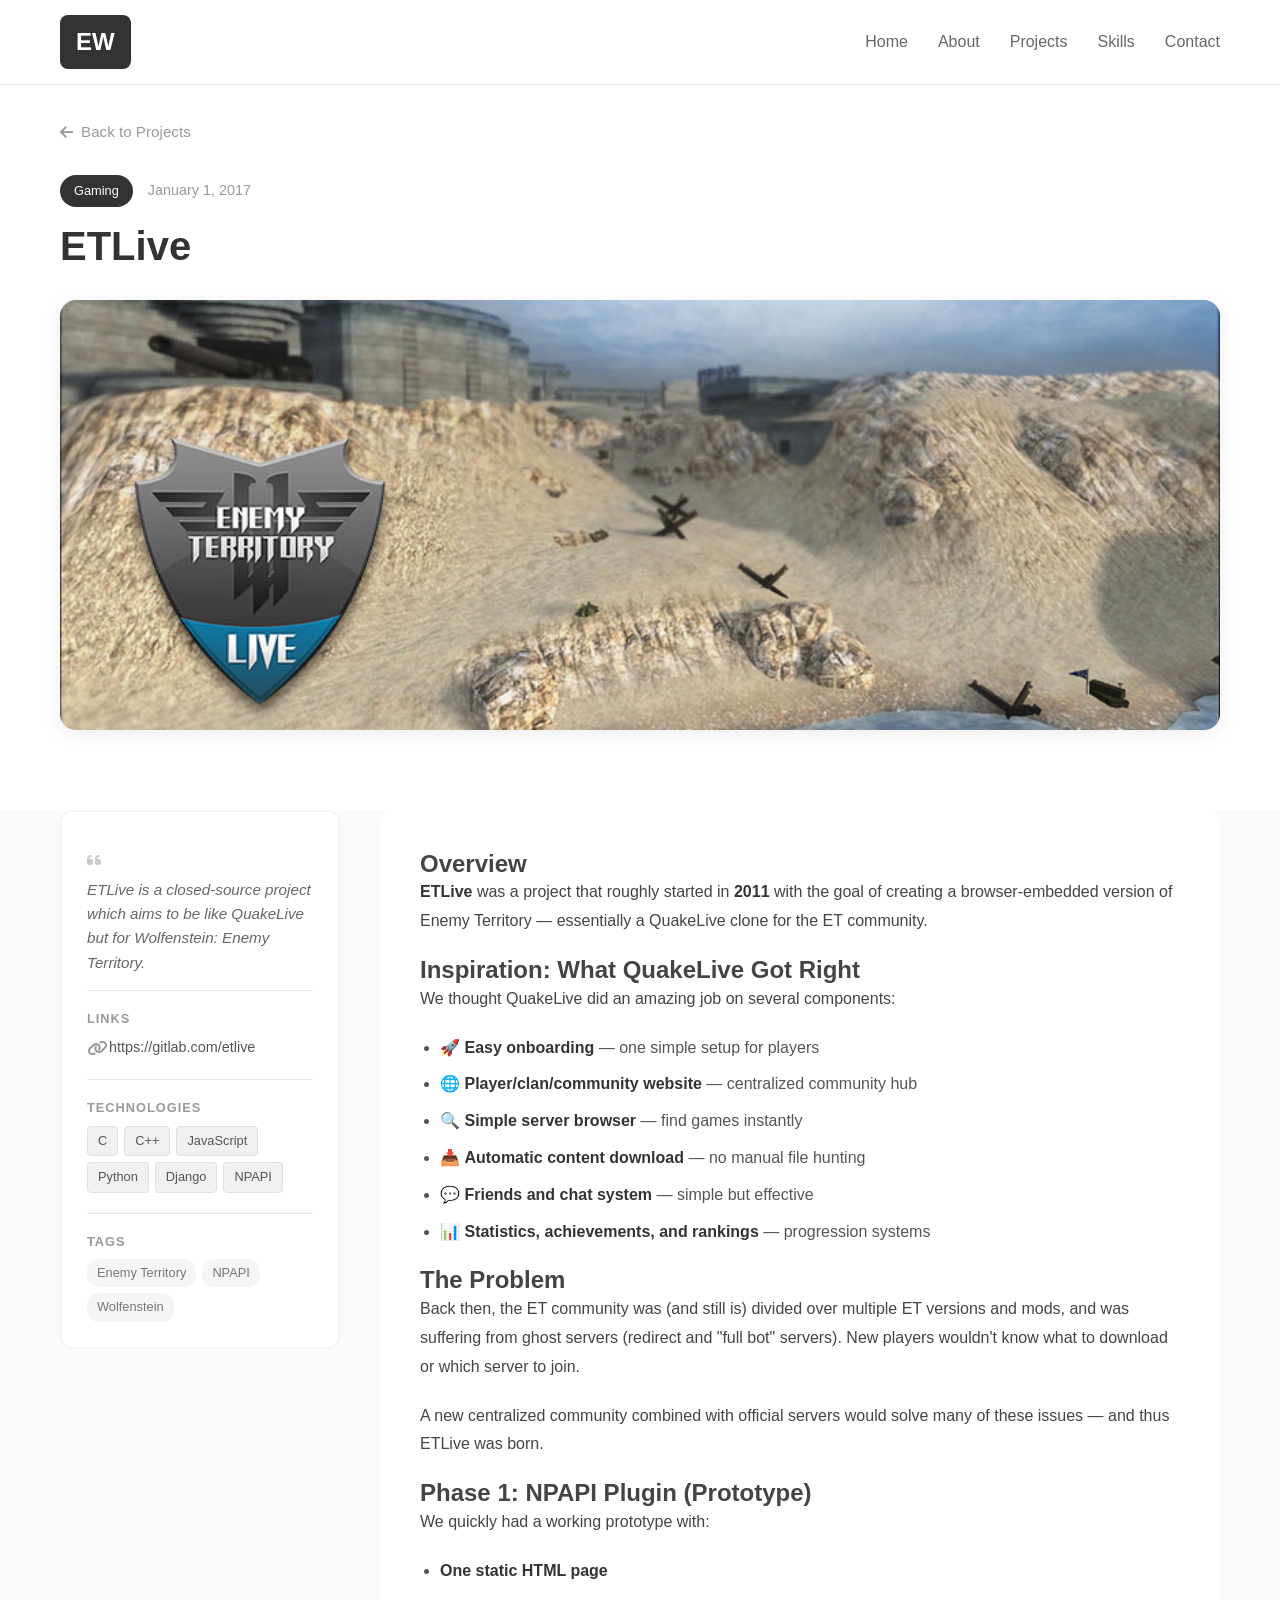
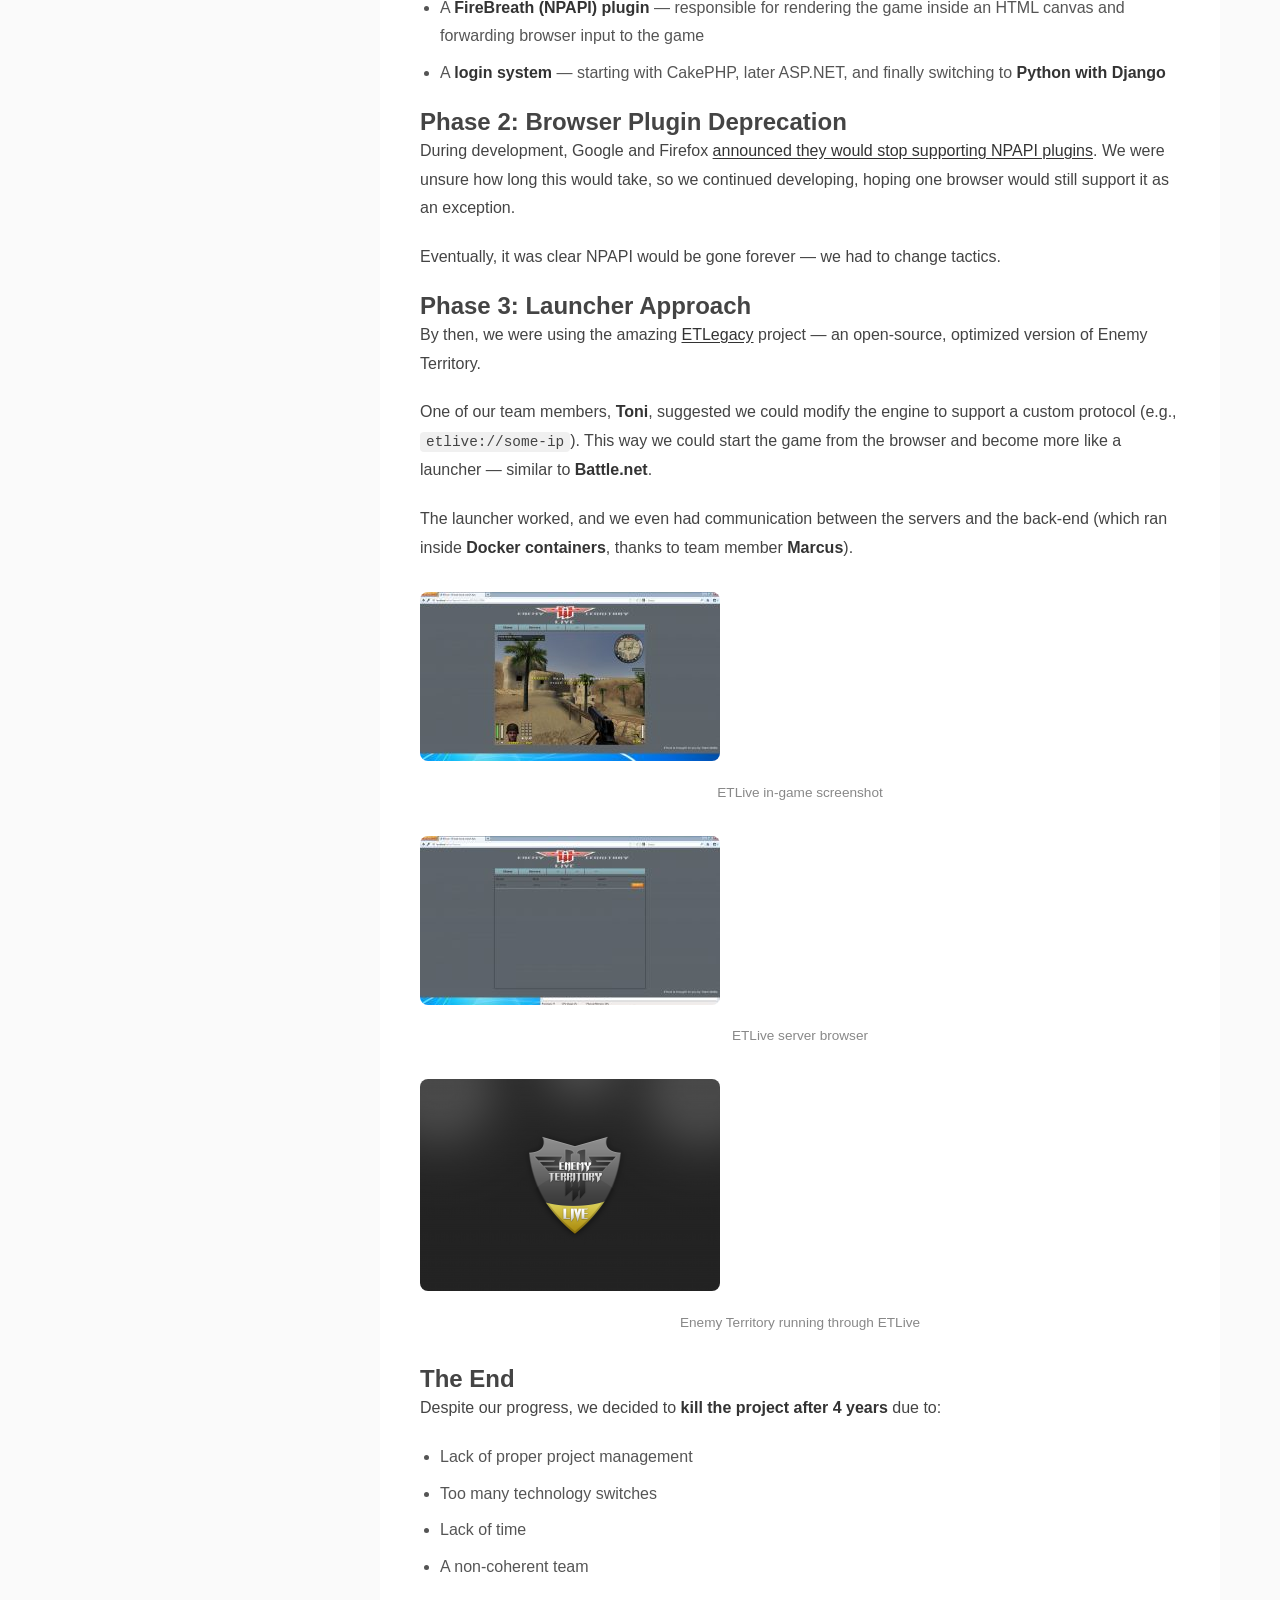
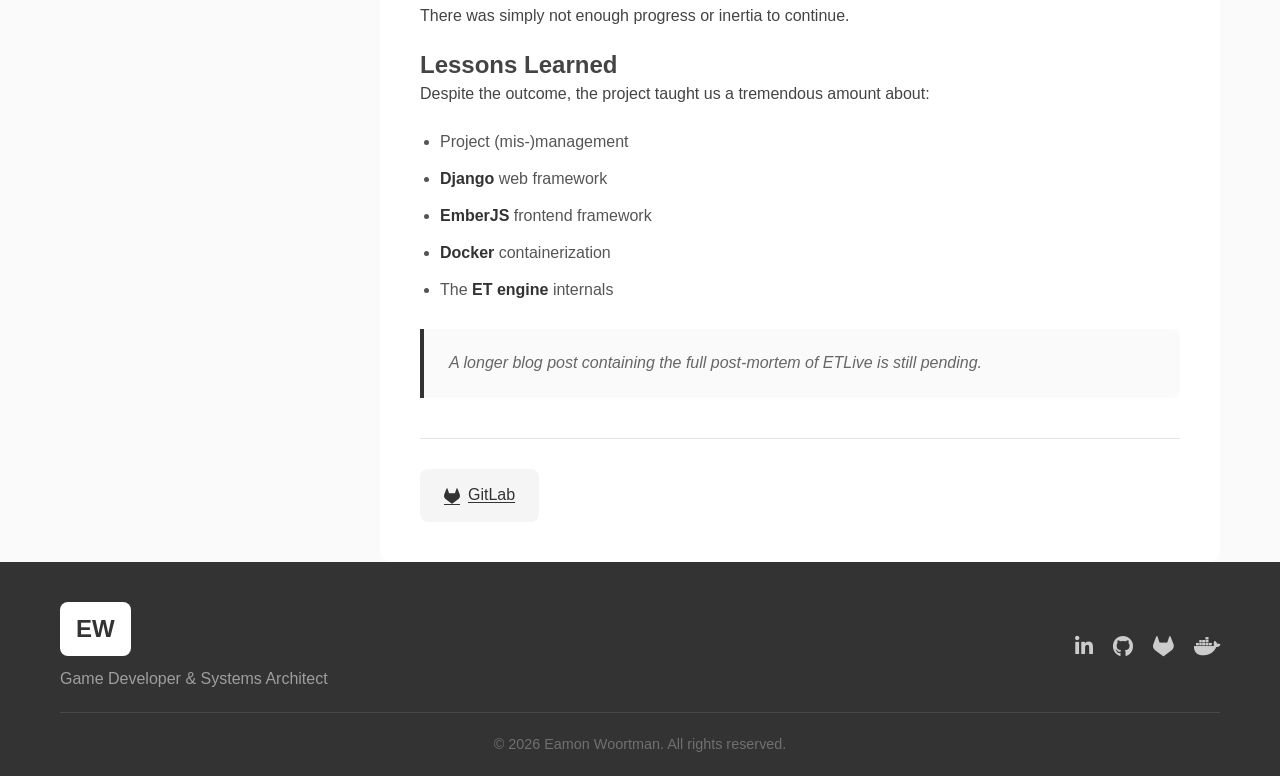
<file: projects/etlive.html>
<!DOCTYPE html>
<html lang="en">
<head>
    <meta charset="UTF-8">
    <meta name="viewport" content="width=device-width, initial-scale=1.0">
    <title>ETLive | Eamon Woortman</title>
    <link rel="stylesheet" href="../styles.css">
    <link rel="stylesheet" href="../design2.css">
    <link rel="stylesheet" href="../project-styles.css">
    <link rel="stylesheet" href="https://cdnjs.cloudflare.com/ajax/libs/font-awesome/6.4.0/css/all.min.css">
</head>
<body class="design-2 project-page">
    <nav class="main-nav" id="mainNav">
        <div class="nav-container">
            <a href="../index.html" class="nav-logo"><span class="logo-text">EW</span></a>
            <ul class="nav-links">
                <li><a href="../index.html#home" class="nav-link">Home</a></li>
                <li><a href="../index.html#about" class="nav-link">About</a></li>
                <li><a href="../index.html#projects" class="nav-link">Projects</a></li>
                <li><a href="../index.html#skills" class="nav-link">Skills</a></li>
                <li><a href="../index.html#contact" class="nav-link">Contact</a></li>
            </ul>
            <button class="mobile-menu-btn" id="mobileMenuBtn"><i class="fas fa-bars"></i></button>
        </div>
    </nav>

    <section class="project-hero">
        <div class="container">
            <a href="../index.html#projects" class="back-link"><i class="fas fa-arrow-left"></i> Back to Projects</a>
            <div class="project-header">
                <div class="project-meta">
                    <span class="project-category-badge">Gaming</span>
                    <span class="project-date">January 1, 2017</span>
                </div>
                <h1 class="project-title-big">ETLive</h1>
            </div>
            <div class="project-featured-image">
                <img src="../assets/images/etlive-cover.jpg" alt="ETLive">
            </div>
        </div>
    </section>

    <section class="project-content-section">
        <div class="container">
            <div class="content-layout">
                <aside class="portfolio-info-panel">
                    <div class="info-quote">
                        <i class="fas fa-quote-left"></i>
                        <p>ETLive is a closed-source project which aims to be like QuakeLive but for Wolfenstein: Enemy Territory.</p>
                    </div>
                    
                    <div class="info-section">
                        <h4>Links</h4>
                        <ul class="info-links-list">
                            <li><i class="fa fa-link"></i> <a href="https://gitlab.com/etlive" target="_blank">https://gitlab.com/etlive</a></li>
                        </ul>
                    </div>
                    
                    <div class="info-section">
                        <h4>Technologies</h4>
                        <div class="info-tech-tags">
                            <span class="tech-tag">C</span>
                            <span class="tech-tag">C++</span>
                            <span class="tech-tag">JavaScript</span>
                            <span class="tech-tag">Python</span>
                            <span class="tech-tag">Django</span>
                            <span class="tech-tag">NPAPI</span>
                        </div>
                    </div>
                    
                    <div class="info-section">
                        <h4>Tags</h4>
                        <div class="info-tag-links">
                            <a href="https://eamonwoortman.github.io/project-tag/enemy-territory/" target="_blank">Enemy Territory</a>
                            <a href="https://eamonwoortman.github.io/project-tag/npapi/" target="_blank">NPAPI</a>
                            <a href="https://eamonwoortman.github.io/project-tag/wolfenstein/" target="_blank">Wolfenstein</a>
                        </div>
                    </div>
                </aside>

                <div class="entry-content">
                    <h2>Overview</h2>
                    <p><strong>ETLive</strong> was a project that roughly started in <strong>2011</strong> with the goal of creating a browser-embedded version of Enemy Territory — essentially a QuakeLive clone for the ET community.</p>

                    <h2>Inspiration: What QuakeLive Got Right</h2>
                    <p>We thought QuakeLive did an amazing job on several components:</p>
                    <ul>
                        <li>🚀 <strong>Easy onboarding</strong> — one simple setup for players</li>
                        <li>🌐 <strong>Player/clan/community website</strong> — centralized community hub</li>
                        <li>🔍 <strong>Simple server browser</strong> — find games instantly</li>
                        <li>📥 <strong>Automatic content download</strong> — no manual file hunting</li>
                        <li>💬 <strong>Friends and chat system</strong> — simple but effective</li>
                        <li>📊 <strong>Statistics, achievements, and rankings</strong> — progression systems</li>
                    </ul>

                    <h2>The Problem</h2>
                    <p>Back then, the ET community was (and still is) divided over multiple ET versions and mods, and was suffering from ghost servers (redirect and "full bot" servers). New players wouldn't know what to download or which server to join.</p>

                    <p>A new centralized community combined with official servers would solve many of these issues — and thus ETLive was born.</p>

                    <h2>Phase 1: NPAPI Plugin (Prototype)</h2>
                    <p>We quickly had a working prototype with:</p>
                    <ul>
                        <li><strong>One static HTML page</strong></li>
                        <li>A <strong>FireBreath (NPAPI) plugin</strong> — responsible for rendering the game inside an HTML canvas and forwarding browser input to the game</li>
                        <li>A <strong>login system</strong> — starting with CakePHP, later ASP.NET, and finally switching to <strong>Python with Django</strong></li>
                    </ul>

                    <h2>Phase 2: Browser Plugin Deprecation</h2>
                    <p>During development, Google and Firefox <a href="https://www.chromium.org/developers/npapi-deprecation" target="_blank">announced they would stop supporting NPAPI plugins</a>. We were unsure how long this would take, so we continued developing, hoping one browser would still support it as an exception.</p>

                    <p>Eventually, it was clear NPAPI would be gone forever — we had to change tactics.</p>

                    <h2>Phase 3: Launcher Approach</h2>
                    <p>By then, we were using the amazing <a href="https://www.etlegacy.com/" target="_blank">ETLegacy</a> project — an open-source, optimized version of Enemy Territory.</p>

                    <p>One of our team members, <strong>Toni</strong>, suggested we could modify the engine to support a custom protocol (e.g., <code>etlive://some-ip</code>). This way we could start the game from the browser and become more like a launcher — similar to <strong>Battle.net</strong>.</p>

                    <p>The launcher worked, and we even had communication between the servers and the back-end (which ran inside <strong>Docker containers</strong>, thanks to team member <strong>Marcus</strong>).</p>

                    <figure>
                        <img src="../assets/images/etlive-game.jpg" alt="Game Screenshot">
                        <figcaption>ETLive in-game screenshot</figcaption>
                    </figure>

                    <figure>
                        <img src="../assets/images/etlive-serverlist.jpg" alt="Serverlist Screenshot">
                        <figcaption>ETLive server browser</figcaption>
                    </figure>

                    <figure>
                        <img src="../assets/images/etlive-et.png" alt="ET Screenshot">
                        <figcaption>Enemy Territory running through ETLive</figcaption>
                    </figure>

                    <h2>The End</h2>
                    <p>Despite our progress, we decided to <strong>kill the project after 4 years</strong> due to:</p>
                    <ul>
                        <li>Lack of proper project management</li>
                        <li>Too many technology switches</li>
                        <li>Lack of time</li>
                        <li>A non-coherent team</li>
                    </ul>
                    <p>There was simply not enough progress or inertia to continue.</p>

                    <h2>Lessons Learned</h2>
                    <p>Despite the outcome, the project taught us a tremendous amount about:</p>
                    <ul>
                        <li>Project (mis-)management</li>
                        <li><strong>Django</strong> web framework</li>
                        <li><strong>EmberJS</strong> frontend framework</li>
                        <li><strong>Docker</strong> containerization</li>
                        <li>The <strong>ET engine</strong> internals</li>
                    </ul>

                    <blockquote><p>A longer blog post containing the full post-mortem of ETLive is still pending.</p></blockquote>

                    <div class="project-actions">
                        <a href="https://gitlab.com/etlive" target="_blank" class="project-action-link"><i class="fab fa-gitlab"></i> GitLab</a>
                    </div>
                </div>
            </div>
        </div>
    </section>

    <footer class="footer">
        <div class="container">
            <div class="footer-content">
                <div class="footer-brand">
                    <span class="footer-logo">EW</span>
                    <p>Game Developer &amp; Systems Architect</p>
                </div>
                <div class="footer-links">
                    <a href="https://www.linkedin.com/in/eamon-woortman" target="_blank"><i class="fab fa-linkedin-in"></i></a>
                    <a href="https://github.com/eamonwoortman/" target="_blank"><i class="fab fa-github"></i></a>
                    <a href="https://gitlab.com/eamon.woortman/" target="_blank"><i class="fab fa-gitlab"></i></a>
                    <a href="https://hub.docker.com/r/eamonwoortman/" target="_blank"><i class="fab fa-docker"></i></a>
                </div>
            </div>
            <div class="footer-bottom">
                <p>&copy; 2026 Eamon Woortman. All rights reserved.</p>
            </div>
        </div>
    </footer>
    
    <script>
        document.getElementById('mobileMenuBtn').addEventListener('click', function() {
            document.querySelector('.nav-links').classList.toggle('active');
        });
    </script>
</body>
</html>
</file>
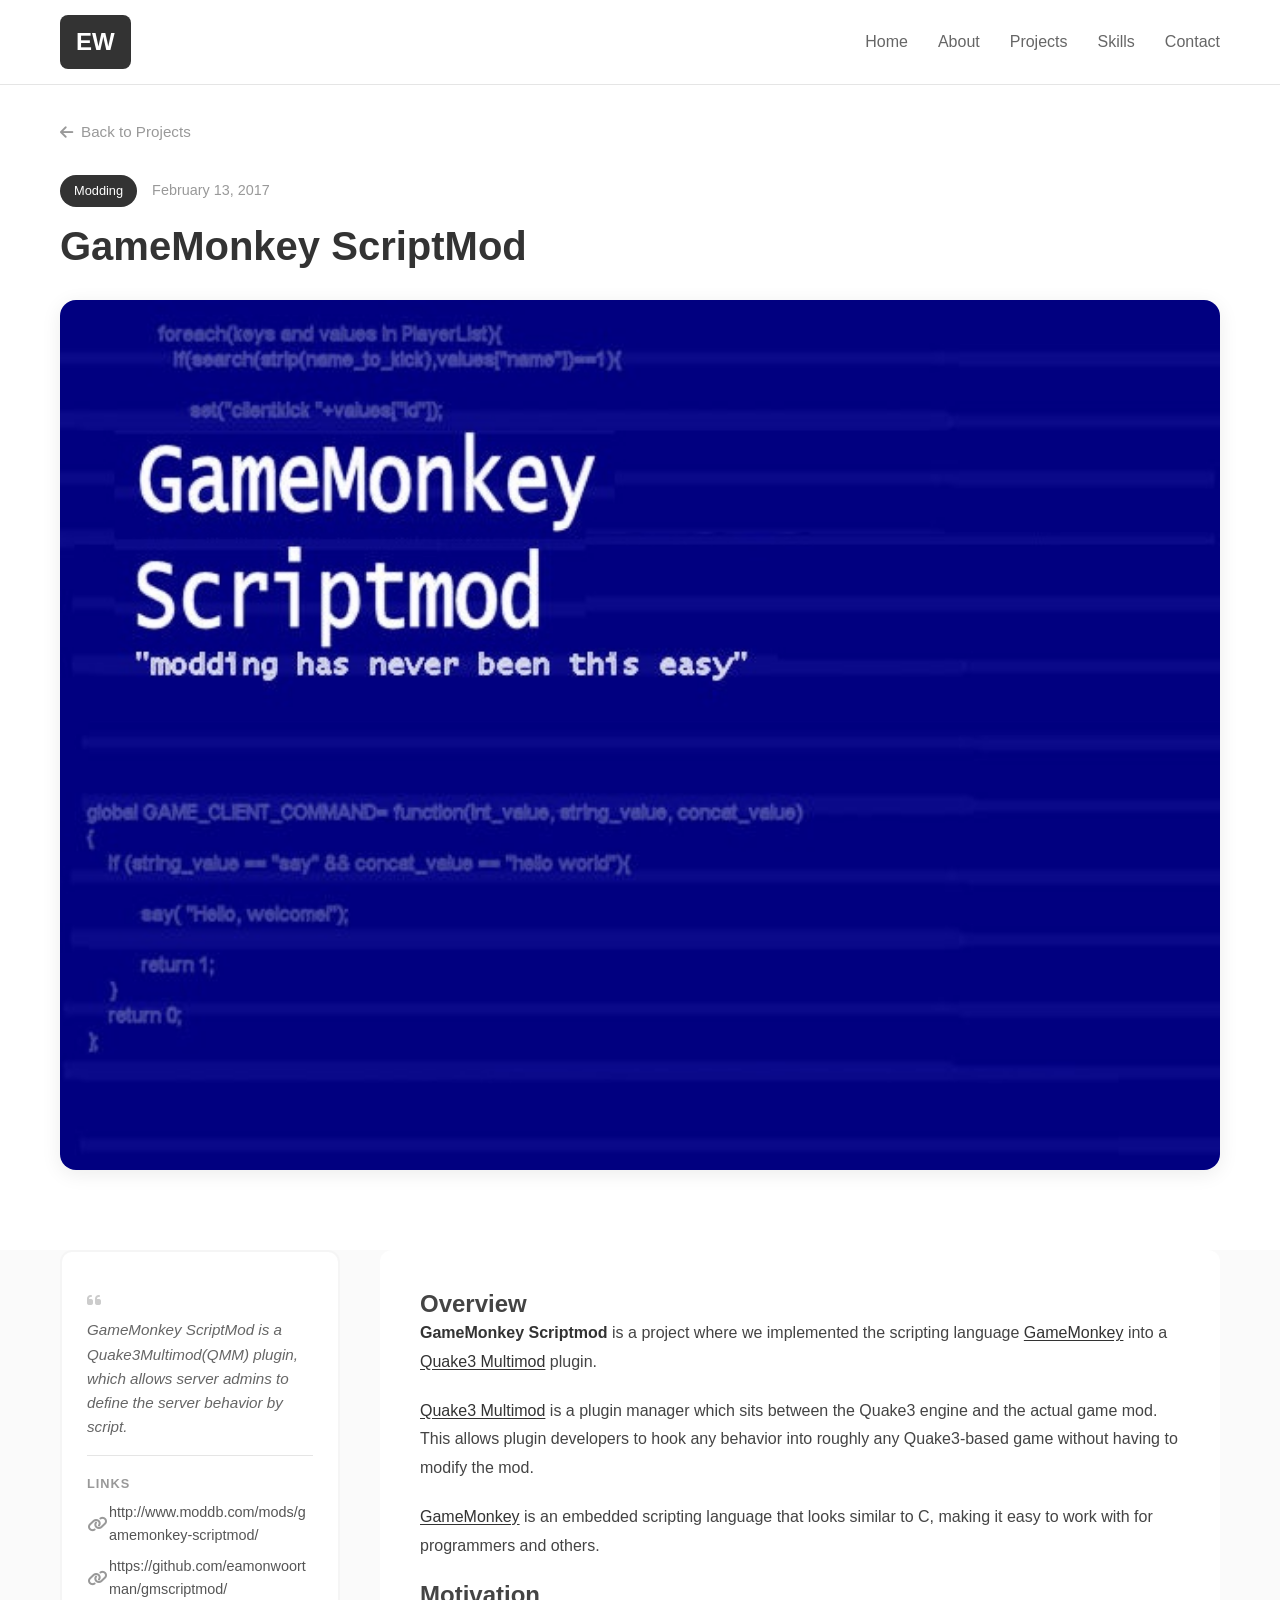
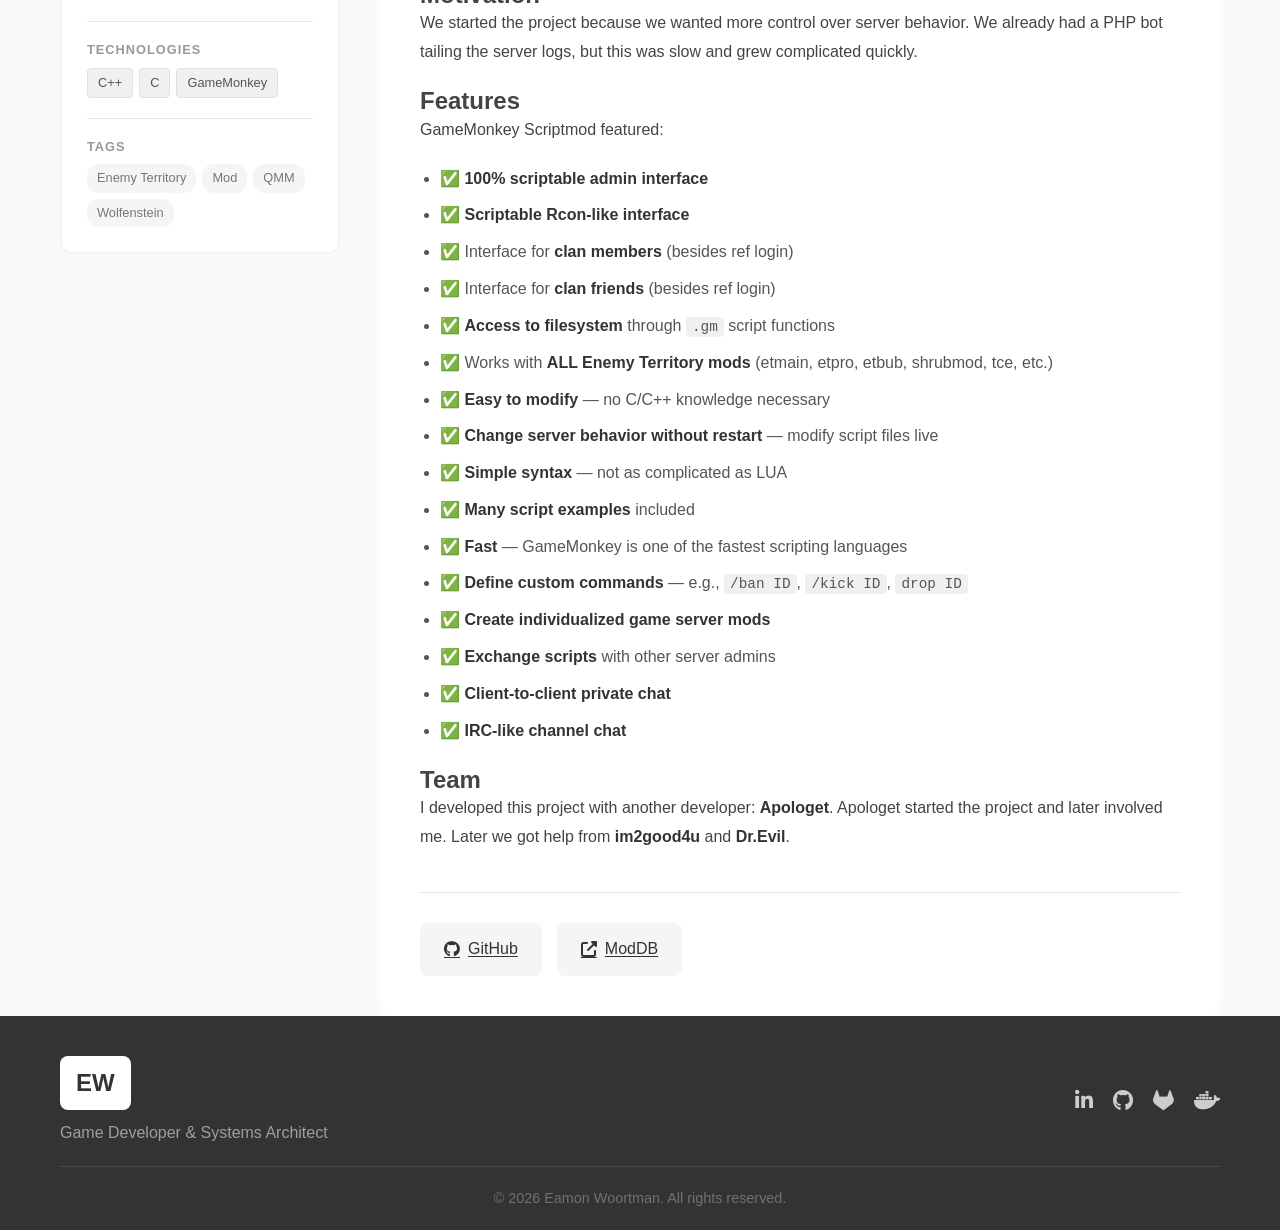
<file: projects/gamemonkey-scriptmod.html>
<!DOCTYPE html>
<html lang="en">
<head>
    <meta charset="UTF-8">
    <meta name="viewport" content="width=device-width, initial-scale=1.0">
    <title>GameMonkey ScriptMod | Eamon Woortman</title>
    <link rel="stylesheet" href="../styles.css">
    <link rel="stylesheet" href="../design2.css">
    <link rel="stylesheet" href="../project-styles.css">
    <link rel="stylesheet" href="https://cdnjs.cloudflare.com/ajax/libs/font-awesome/6.4.0/css/all.min.css">
</head>
<body class="design-2 project-page">
    <nav class="main-nav" id="mainNav">
        <div class="nav-container">
            <a href="../index.html" class="nav-logo"><span class="logo-text">EW</span></a>
            <ul class="nav-links">
                <li><a href="../index.html#home" class="nav-link">Home</a></li>
                <li><a href="../index.html#about" class="nav-link">About</a></li>
                <li><a href="../index.html#projects" class="nav-link">Projects</a></li>
                <li><a href="../index.html#skills" class="nav-link">Skills</a></li>
                <li><a href="../index.html#contact" class="nav-link">Contact</a></li>
            </ul>
            <button class="mobile-menu-btn" id="mobileMenuBtn"><i class="fas fa-bars"></i></button>
        </div>
    </nav>

    <section class="project-hero">
        <div class="container">
            <a href="../index.html#projects" class="back-link"><i class="fas fa-arrow-left"></i> Back to Projects</a>
            <div class="project-header">
                <div class="project-meta">
                    <span class="project-category-badge">Modding</span>
                    <span class="project-date">February 13, 2017</span>
                </div>
                <h1 class="project-title-big">GameMonkey ScriptMod</h1>
            </div>
            <div class="project-featured-image">
                <img src="../assets/images/gamemonkey.jpg" alt="GameMonkey ScriptMod">
            </div>
        </div>
    </section>

    <section class="project-content-section">
        <div class="container">
            <div class="content-layout">
                <aside class="portfolio-info-panel">
                    <div class="info-quote">
                        <i class="fas fa-quote-left"></i>
                        <p>GameMonkey ScriptMod is a Quake3Multimod(QMM) plugin, which allows server admins to define the server behavior by script.</p>
                    </div>
                    
                    <div class="info-section">
                        <h4>Links</h4>
                        <ul class="info-links-list">
                            <li><i class="fa fa-link"></i> <a href="http://www.moddb.com/mods/gamemonkey-scriptmod/" target="_blank">http://www.moddb.com/mods/gamemonkey-scriptmod/</a></li>
                            <li><i class="fa fa-link"></i> <a href="https://github.com/eamonwoortman/gmscriptmod/" target="_blank">https://github.com/eamonwoortman/gmscriptmod/</a></li>
                        </ul>
                    </div>
                    
                    <div class="info-section">
                        <h4>Technologies</h4>
                        <div class="info-tech-tags">
                            <span class="tech-tag">C++</span>
                            <span class="tech-tag">C</span>
                            <span class="tech-tag">GameMonkey</span>
                        </div>
                    </div>
                    
                    <div class="info-section">
                        <h4>Tags</h4>
                        <div class="info-tag-links">
                            <a href="https://eamonwoortman.github.io/project-tag/enemy-territory/" target="_blank">Enemy Territory</a>
                            <a href="https://eamonwoortman.github.io/project-tag/mod/" target="_blank">Mod</a>
                            <a href="https://eamonwoortman.github.io/project-tag/qmm/" target="_blank">QMM</a>
                            <a href="https://eamonwoortman.github.io/project-tag/wolfenstein/" target="_blank">Wolfenstein</a>
                        </div>
                    </div>
                </aside>

                <div class="entry-content">
                    <h2>Overview</h2>
                    <p><strong>GameMonkey Scriptmod</strong> is a project where we implemented the scripting language <a href="http://www.gmscript.com/" target="_blank">GameMonkey</a> into a <a href="https://sourceforge.net/projects/qmm/" target="_blank">Quake3 Multimod</a> plugin.</p>

                    <p><a href="https://sourceforge.net/projects/qmm/" target="_blank">Quake3 Multimod</a> is a plugin manager which sits between the Quake3 engine and the actual game mod. This allows plugin developers to hook any behavior into roughly any Quake3-based game without having to modify the mod.</p>

                    <p><a href="http://www.gmscript.com/" target="_blank">GameMonkey</a> is an embedded scripting language that looks similar to C, making it easy to work with for programmers and others.</p>

                    <h2>Motivation</h2>
                    <p>We started the project because we wanted more control over server behavior. We already had a PHP bot tailing the server logs, but this was slow and grew complicated quickly.</p>

                    <h2>Features</h2>
                    <p>GameMonkey Scriptmod featured:</p>
                    <ul>
                        <li>✅ <strong>100% scriptable admin interface</strong></li>
                        <li>✅ <strong>Scriptable Rcon-like interface</strong></li>
                        <li>✅ Interface for <strong>clan members</strong> (besides ref login)</li>
                        <li>✅ Interface for <strong>clan friends</strong> (besides ref login)</li>
                        <li>✅ <strong>Access to filesystem</strong> through <code>.gm</code> script functions</li>
                        <li>✅ Works with <strong>ALL Enemy Territory mods</strong> (etmain, etpro, etbub, shrubmod, tce, etc.)</li>
                        <li>✅ <strong>Easy to modify</strong> — no C/C++ knowledge necessary</li>
                        <li>✅ <strong>Change server behavior without restart</strong> — modify script files live</li>
                        <li>✅ <strong>Simple syntax</strong> — not as complicated as LUA</li>
                        <li>✅ <strong>Many script examples</strong> included</li>
                        <li>✅ <strong>Fast</strong> — GameMonkey is one of the fastest scripting languages</li>
                        <li>✅ <strong>Define custom commands</strong> — e.g., <code>/ban ID</code>, <code>/kick ID</code>, <code>drop ID</code></li>
                        <li>✅ <strong>Create individualized game server mods</strong></li>
                        <li>✅ <strong>Exchange scripts</strong> with other server admins</li>
                        <li>✅ <strong>Client-to-client private chat</strong></li>
                        <li>✅ <strong>IRC-like channel chat</strong></li>
                    </ul>

                    <h2>Team</h2>
                    <p>I developed this project with another developer: <strong>Apologet</strong>. Apologet started the project and later involved me. Later we got help from <strong>im2good4u</strong> and <strong>Dr.Evil</strong>.</p>

                    <div class="project-actions">
                        <a href="https://github.com/eamonwoortman/gmscriptmod/" target="_blank" class="project-action-link"><i class="fab fa-github"></i> GitHub</a>
                        <a href="http://www.moddb.com/mods/gamemonkey-scriptmod/" target="_blank" class="project-action-link"><i class="fas fa-external-link-alt"></i> ModDB</a>
                    </div>
                </div>
            </div>
        </div>
    </section>

    <footer class="footer">
        <div class="container">
            <div class="footer-content">
                <div class="footer-brand">
                    <span class="footer-logo">EW</span>
                    <p>Game Developer &amp; Systems Architect</p>
                </div>
                <div class="footer-links">
                    <a href="https://www.linkedin.com/in/eamon-woortman" target="_blank"><i class="fab fa-linkedin-in"></i></a>
                    <a href="https://github.com/eamonwoortman/" target="_blank"><i class="fab fa-github"></i></a>
                    <a href="https://gitlab.com/eamon.woortman/" target="_blank"><i class="fab fa-gitlab"></i></a>
                    <a href="https://hub.docker.com/r/eamonwoortman/" target="_blank"><i class="fab fa-docker"></i></a>
                </div>
            </div>
            <div class="footer-bottom">
                <p>&copy; 2026 Eamon Woortman. All rights reserved.</p>
            </div>
        </div>
    </footer>
    
    <script>
        document.getElementById('mobileMenuBtn').addEventListener('click', function() {
            document.querySelector('.nav-links').classList.toggle('active');
        });
    </script>
</body>
</html>
</file>
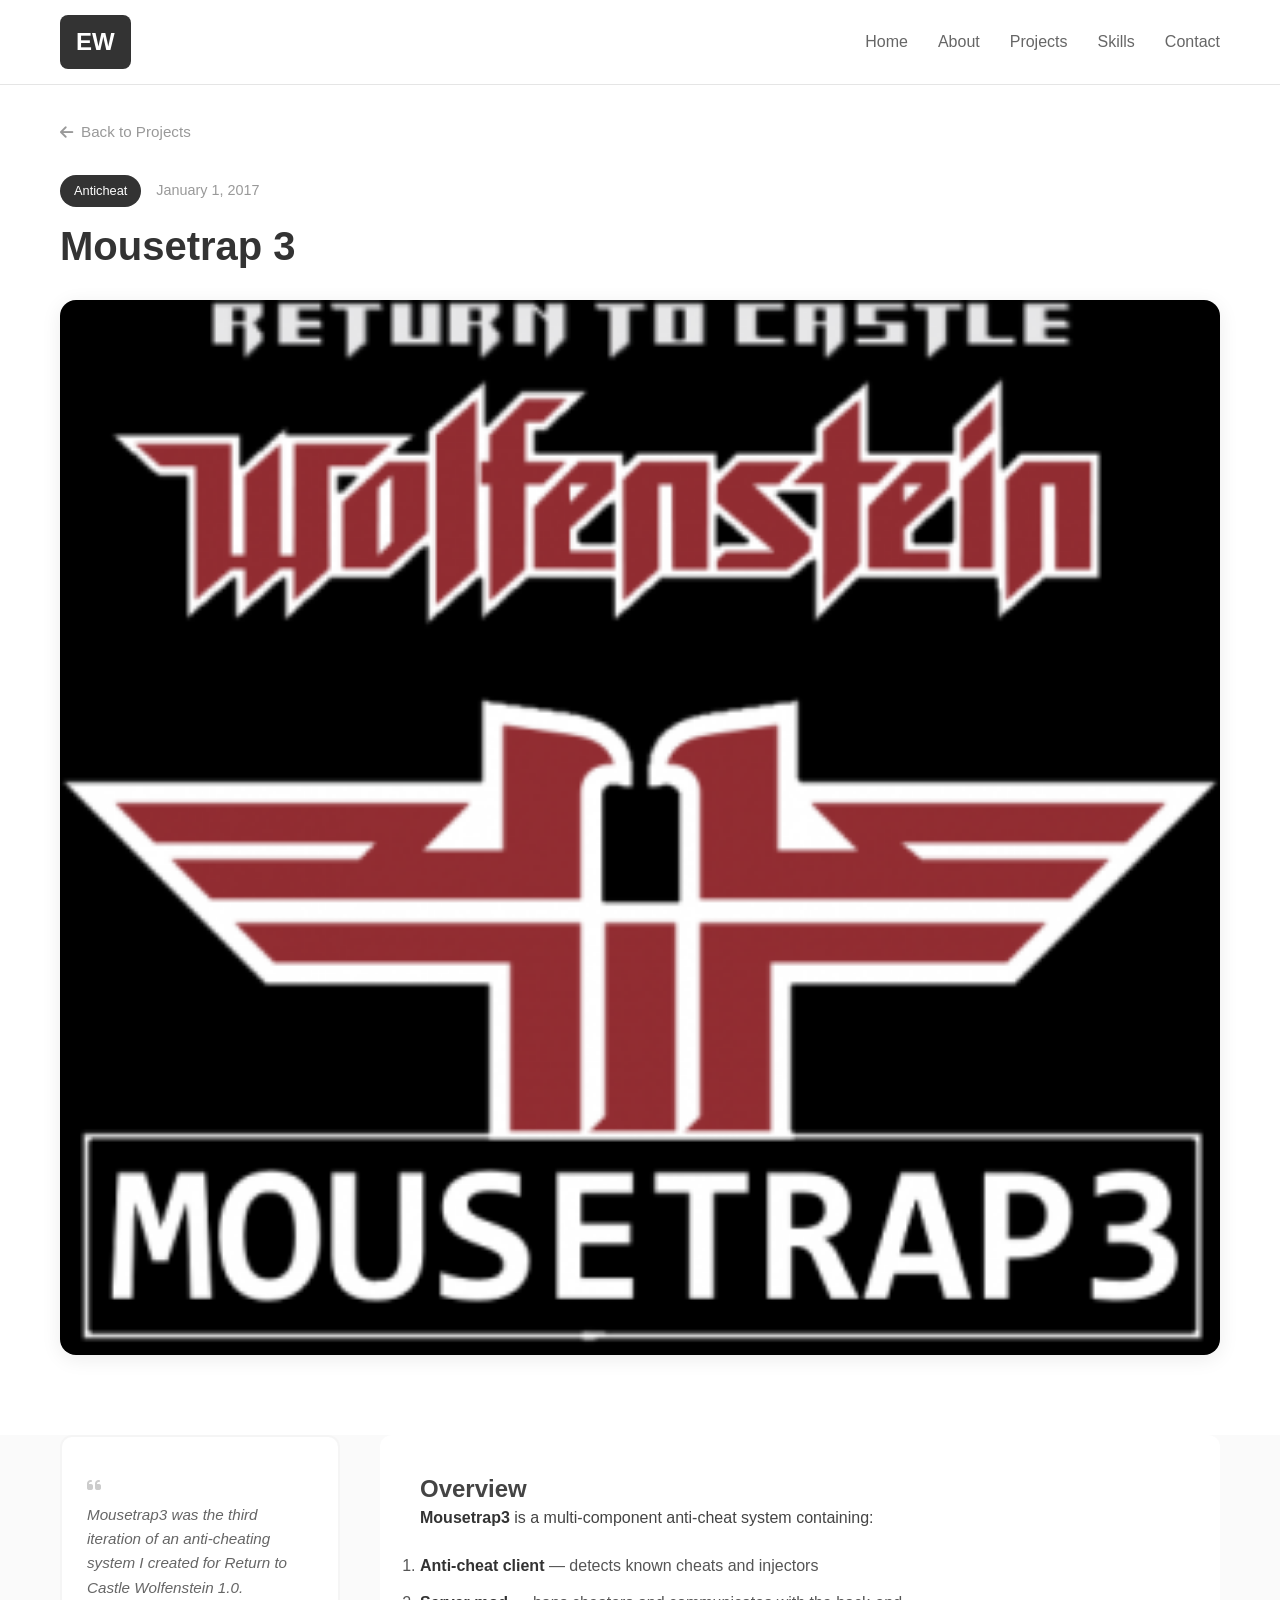
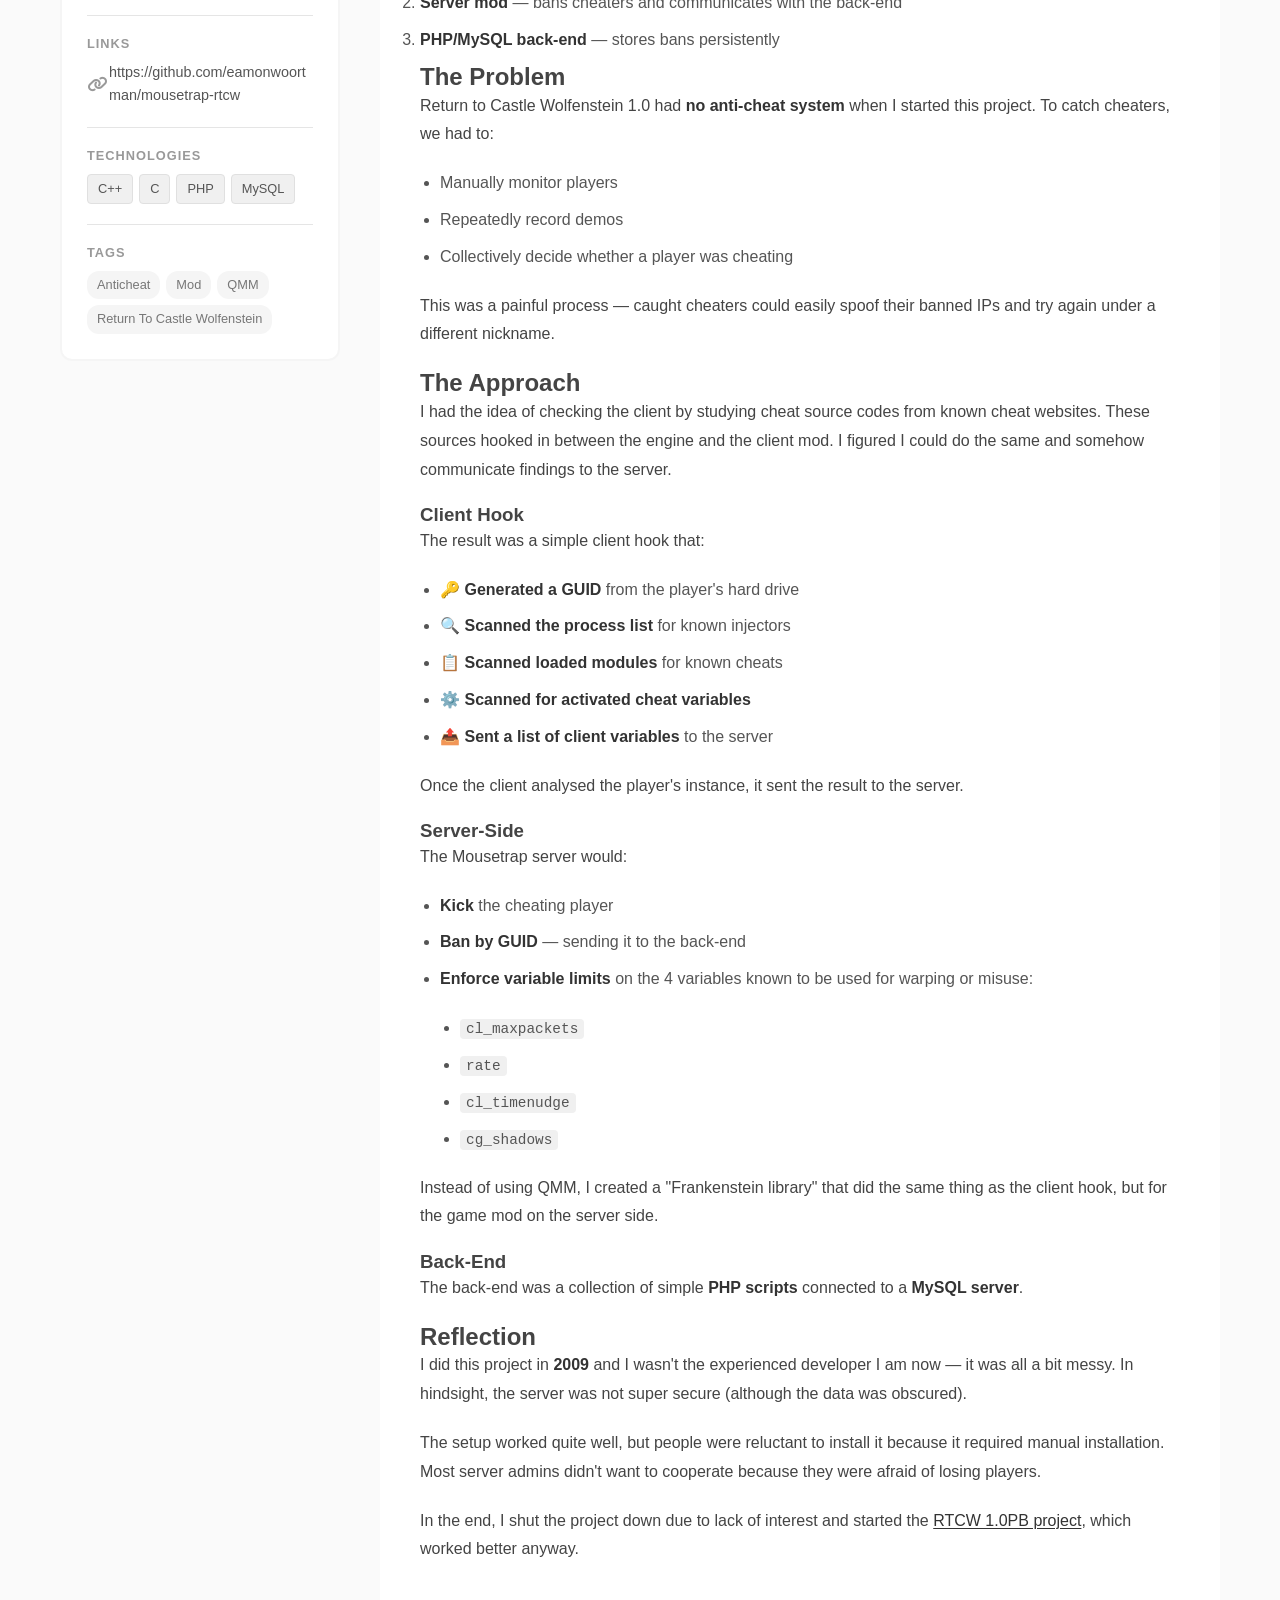
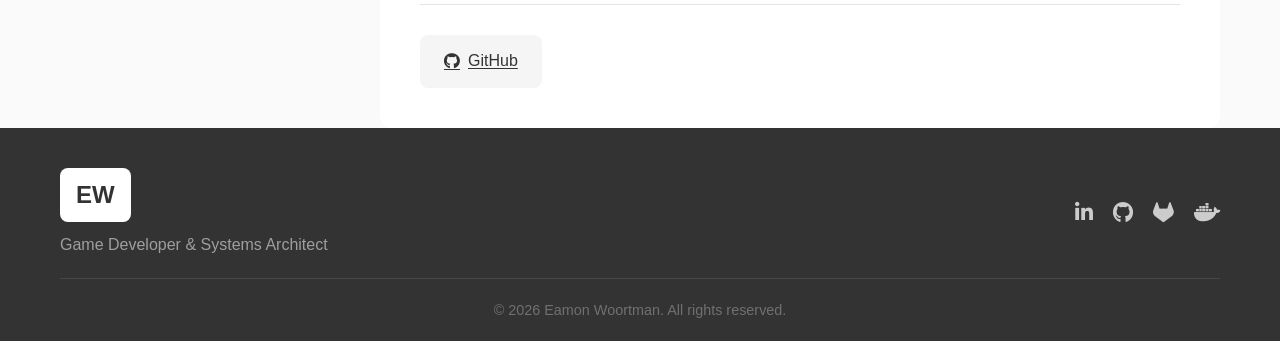
<file: projects/mousetrap-3.html>
<!DOCTYPE html>
<html lang="en">
<head>
    <meta charset="UTF-8">
    <meta name="viewport" content="width=device-width, initial-scale=1.0">
    <title>Mousetrap 3 | Eamon Woortman</title>
    <link rel="stylesheet" href="../styles.css">
    <link rel="stylesheet" href="../design2.css">
    <link rel="stylesheet" href="../project-styles.css">
    <link rel="stylesheet" href="https://cdnjs.cloudflare.com/ajax/libs/font-awesome/6.4.0/css/all.min.css">
</head>
<body class="design-2 project-page">
    <nav class="main-nav" id="mainNav">
        <div class="nav-container">
            <a href="../index.html" class="nav-logo"><span class="logo-text">EW</span></a>
            <ul class="nav-links">
                <li><a href="../index.html#home" class="nav-link">Home</a></li>
                <li><a href="../index.html#about" class="nav-link">About</a></li>
                <li><a href="../index.html#projects" class="nav-link">Projects</a></li>
                <li><a href="../index.html#skills" class="nav-link">Skills</a></li>
                <li><a href="../index.html#contact" class="nav-link">Contact</a></li>
            </ul>
            <button class="mobile-menu-btn" id="mobileMenuBtn"><i class="fas fa-bars"></i></button>
        </div>
    </nav>

    <section class="project-hero">
        <div class="container">
            <a href="../index.html#projects" class="back-link"><i class="fas fa-arrow-left"></i> Back to Projects</a>
            <div class="project-header">
                <div class="project-meta">
                    <span class="project-category-badge">Anticheat</span>
                    <span class="project-date">January 1, 2017</span>
                </div>
                <h1 class="project-title-big">Mousetrap 3</h1>
            </div>
            <div class="project-featured-image">
                <img src="../assets/images/mousetrap-3.png" alt="Mousetrap 3">
            </div>
        </div>
    </section>

    <section class="project-content-section">
        <div class="container">
            <div class="content-layout">
                <aside class="portfolio-info-panel">
                    <div class="info-quote">
                        <i class="fas fa-quote-left"></i>
                        <p>Mousetrap3 was the third iteration of an anti-cheating system I created for Return to Castle Wolfenstein 1.0.</p>
                    </div>
                    
                    <div class="info-section">
                        <h4>Links</h4>
                        <ul class="info-links-list">
                            <li><i class="fa fa-link"></i> <a href="https://github.com/eamonwoortman/mousetrap-rtcw" target="_blank">https://github.com/eamonwoortman/mousetrap-rtcw</a></li>
                        </ul>
                    </div>
                    
                    <div class="info-section">
                        <h4>Technologies</h4>
                        <div class="info-tech-tags">
                            <span class="tech-tag">C++</span>
                            <span class="tech-tag">C</span>
                            <span class="tech-tag">PHP</span>
                            <span class="tech-tag">MySQL</span>
                        </div>
                    </div>
                    
                    <div class="info-section">
                        <h4>Tags</h4>
                        <div class="info-tag-links">
                            <a href="https://eamonwoortman.github.io/project-tag/anticheat/" target="_blank">Anticheat</a>
                            <a href="https://eamonwoortman.github.io/project-tag/mod/" target="_blank">Mod</a>
                            <a href="https://eamonwoortman.github.io/project-tag/qmm/" target="_blank">QMM</a>
                            <a href="https://eamonwoortman.github.io/project-tag/return-to-castle-wolfenstein/" target="_blank">Return To Castle Wolfenstein</a>
                        </div>
                    </div>
                </aside>

                <div class="entry-content">
                    <h2>Overview</h2>
                    <p><strong>Mousetrap3</strong> is a multi-component anti-cheat system containing:</p>
                    <ol>
                        <li><strong>Anti-cheat client</strong> — detects known cheats and injectors</li>
                        <li><strong>Server mod</strong> — bans cheaters and communicates with the back-end</li>
                        <li><strong>PHP/MySQL back-end</strong> — stores bans persistently</li>
                    </ol>

                    <h2>The Problem</h2>
                    <p>Return to Castle Wolfenstein 1.0 had <strong>no anti-cheat system</strong> when I started this project. To catch cheaters, we had to:</p>
                    <ul>
                        <li>Manually monitor players</li>
                        <li>Repeatedly record demos</li>
                        <li>Collectively decide whether a player was cheating</li>
                    </ul>
                    <p>This was a painful process — caught cheaters could easily spoof their banned IPs and try again under a different nickname.</p>

                    <h2>The Approach</h2>
                    <p>I had the idea of checking the client by studying cheat source codes from known cheat websites. These sources hooked in between the engine and the client mod. I figured I could do the same and somehow communicate findings to the server.</p>

                    <h3>Client Hook</h3>
                    <p>The result was a simple client hook that:</p>
                    <ul>
                        <li>🔑 <strong>Generated a GUID</strong> from the player's hard drive</li>
                        <li>🔍 <strong>Scanned the process list</strong> for known injectors</li>
                        <li>📋 <strong>Scanned loaded modules</strong> for known cheats</li>
                        <li>⚙️ <strong>Scanned for activated cheat variables</strong></li>
                        <li>📤 <strong>Sent a list of client variables</strong> to the server</li>
                    </ul>
                    <p>Once the client analysed the player's instance, it sent the result to the server.</p>

                    <h3>Server-Side</h3>
                    <p>The Mousetrap server would:</p>
                    <ul>
                        <li><strong>Kick</strong> the cheating player</li>
                        <li><strong>Ban by GUID</strong> — sending it to the back-end</li>
                        <li><strong>Enforce variable limits</strong> on the 4 variables known to be used for warping or misuse:
                            <ul>
                                <li><code>cl_maxpackets</code></li>
                                <li><code>rate</code></li>
                                <li><code>cl_timenudge</code></li>
                                <li><code>cg_shadows</code></li>
                            </ul>
                        </li>
                    </ul>
                    <p>Instead of using QMM, I created a "Frankenstein library" that did the same thing as the client hook, but for the game mod on the server side.</p>

                    <h3>Back-End</h3>
                    <p>The back-end was a collection of simple <strong>PHP scripts</strong> connected to a <strong>MySQL server</strong>.</p>

                    <h2>Reflection</h2>
                    <p>I did this project in <strong>2009</strong> and I wasn't the experienced developer I am now — it was all a bit messy. In hindsight, the server was not super secure (although the data was obscured).</p>

                    <p>The setup worked quite well, but people were reluctant to install it because it required manual installation. Most server admins didn't want to cooperate because they were afraid of losing players.</p>

                    <p>In the end, I shut the project down due to lack of interest and started the <a href="./rtcw-1-0pb.html">RTCW 1.0PB project</a>, which worked better anyway.</p>

                    <div class="project-actions">
                        <a href="https://github.com/eamonwoortman/mousetrap-rtcw" target="_blank" class="project-action-link"><i class="fab fa-github"></i> GitHub</a>
                    </div>
                </div>
            </div>
        </div>
    </section>

    <footer class="footer">
        <div class="container">
            <div class="footer-content">
                <div class="footer-brand">
                    <span class="footer-logo">EW</span>
                    <p>Game Developer &amp; Systems Architect</p>
                </div>
                <div class="footer-links">
                    <a href="https://www.linkedin.com/in/eamon-woortman" target="_blank"><i class="fab fa-linkedin-in"></i></a>
                    <a href="https://github.com/eamonwoortman/" target="_blank"><i class="fab fa-github"></i></a>
                    <a href="https://gitlab.com/eamon.woortman/" target="_blank"><i class="fab fa-gitlab"></i></a>
                    <a href="https://hub.docker.com/r/eamonwoortman/" target="_blank"><i class="fab fa-docker"></i></a>
                </div>
            </div>
            <div class="footer-bottom">
                <p>&copy; 2026 Eamon Woortman. All rights reserved.</p>
            </div>
        </div>
    </footer>
    
    <script>
        document.getElementById('mobileMenuBtn').addEventListener('click', function() {
            document.querySelector('.nav-links').classList.toggle('active');
        });
    </script>
</body>
</html>
</file>
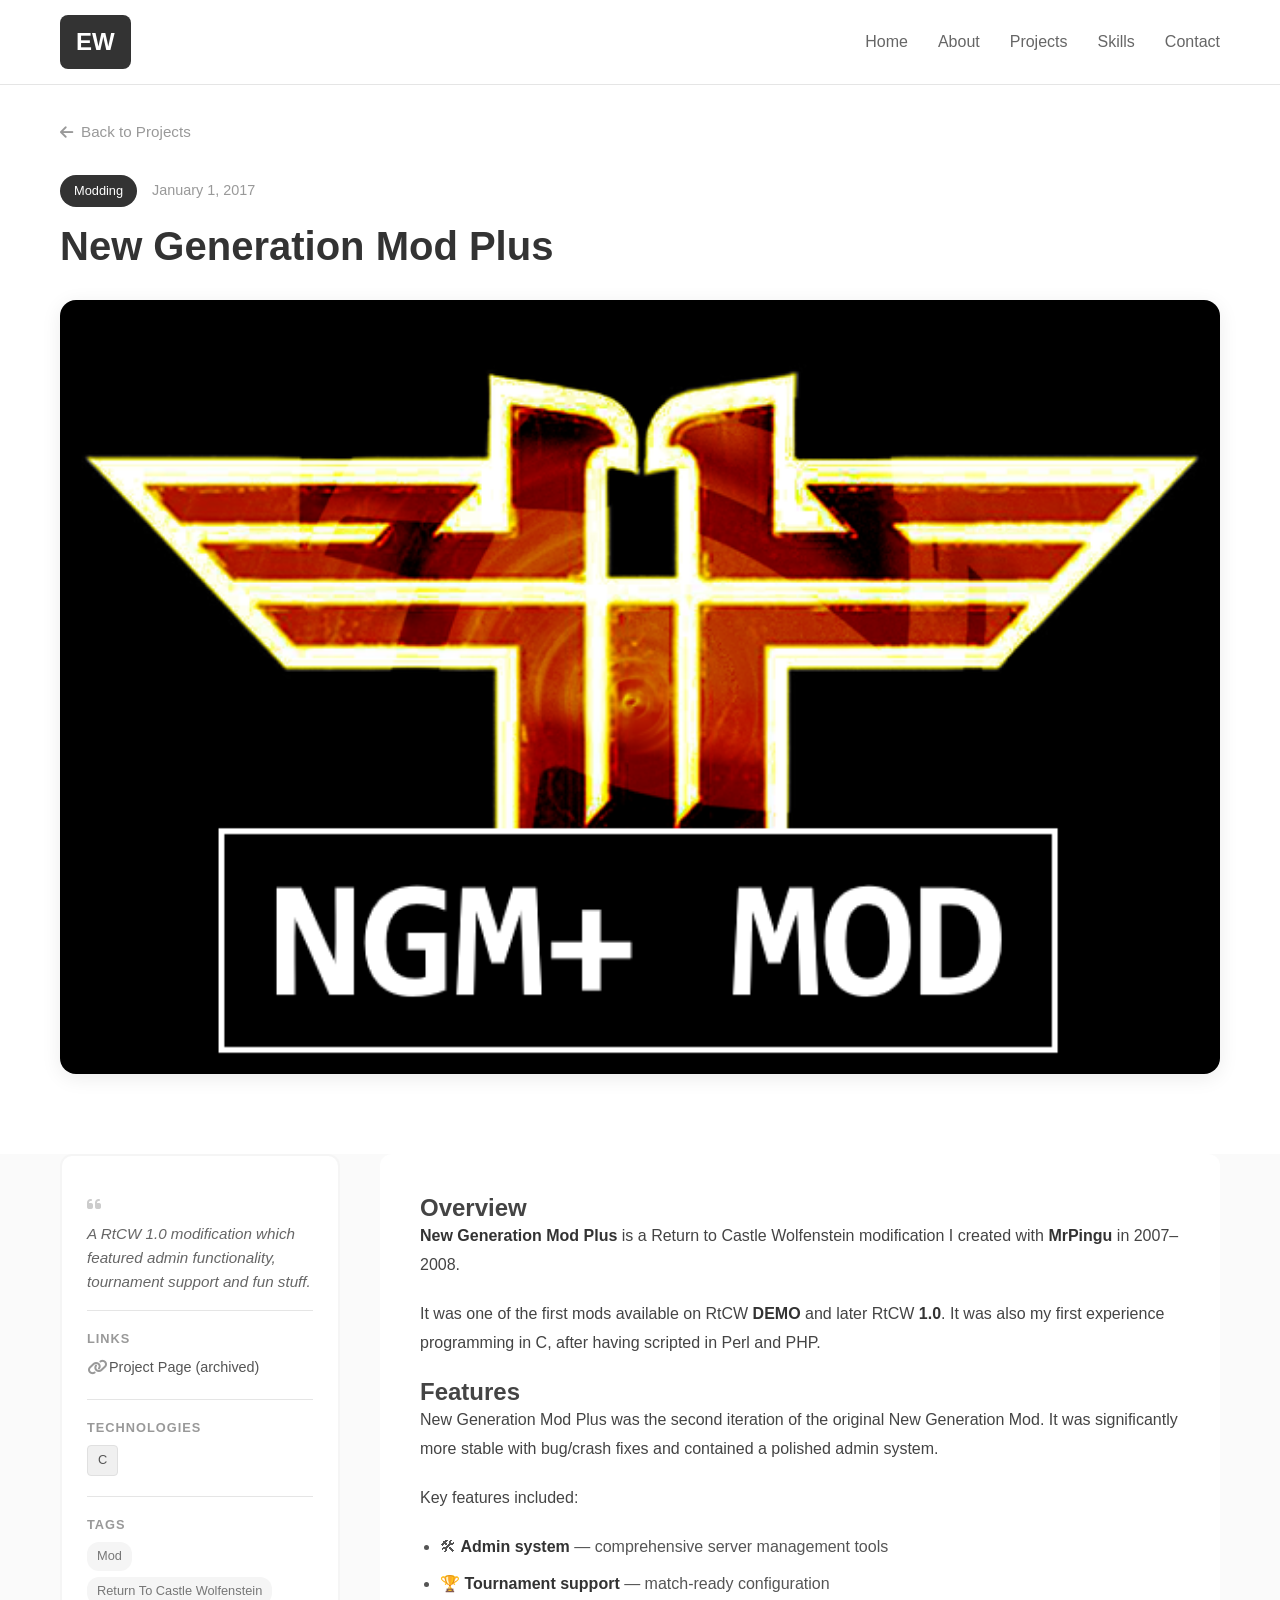
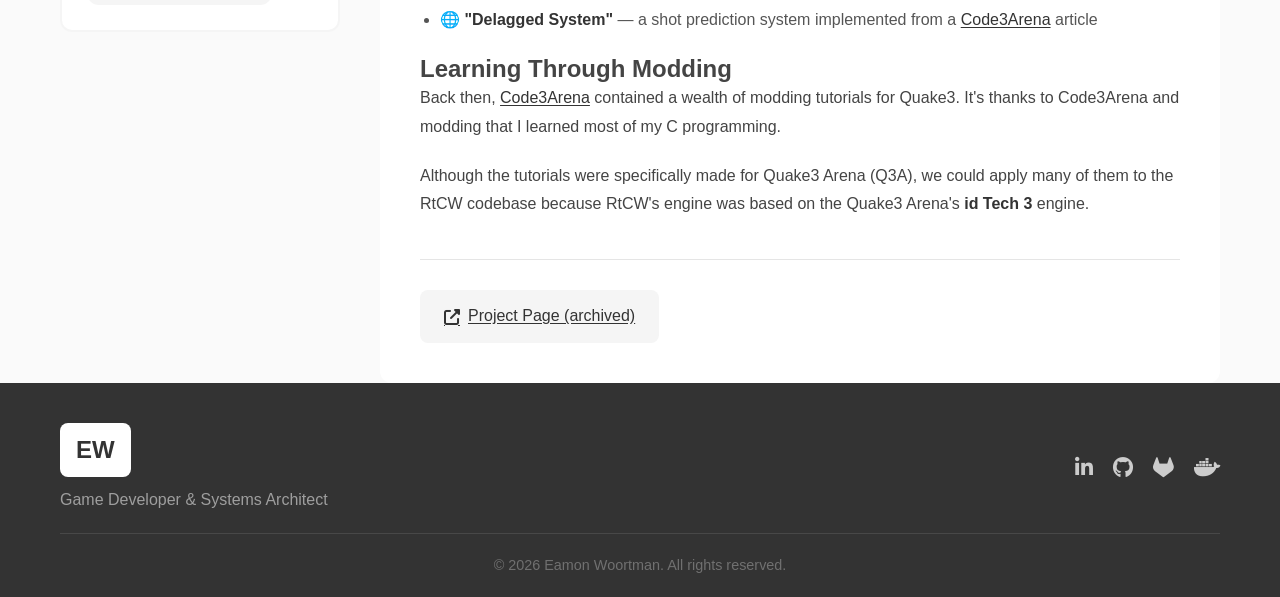
<file: projects/new-generation-mod-plus.html>
<!DOCTYPE html>
<html lang="en">
<head>
    <meta charset="UTF-8">
    <meta name="viewport" content="width=device-width, initial-scale=1.0">
    <title>New Generation Mod Plus | Eamon Woortman</title>
    <link rel="stylesheet" href="../styles.css">
    <link rel="stylesheet" href="../design2.css">
    <link rel="stylesheet" href="../project-styles.css">
    <link rel="stylesheet" href="https://cdnjs.cloudflare.com/ajax/libs/font-awesome/6.4.0/css/all.min.css">
</head>
<body class="design-2 project-page">
    <nav class="main-nav" id="mainNav">
        <div class="nav-container">
            <a href="../index.html" class="nav-logo"><span class="logo-text">EW</span></a>
            <ul class="nav-links">
                <li><a href="../index.html#home" class="nav-link">Home</a></li>
                <li><a href="../index.html#about" class="nav-link">About</a></li>
                <li><a href="../index.html#projects" class="nav-link">Projects</a></li>
                <li><a href="../index.html#skills" class="nav-link">Skills</a></li>
                <li><a href="../index.html#contact" class="nav-link">Contact</a></li>
            </ul>
            <button class="mobile-menu-btn" id="mobileMenuBtn"><i class="fas fa-bars"></i></button>
        </div>
    </nav>

    <section class="project-hero">
        <div class="container">
            <a href="../index.html#projects" class="back-link"><i class="fas fa-arrow-left"></i> Back to Projects</a>
            <div class="project-header">
                <div class="project-meta">
                    <span class="project-category-badge">Modding</span>
                    <span class="project-date">January 1, 2017</span>
                </div>
                <h1 class="project-title-big">New Generation Mod Plus</h1>
            </div>
            <div class="project-featured-image">
                <img src="../assets/images/ngm-plus.png" alt="New Generation Mod Plus">
            </div>
        </div>
    </section>

    <section class="project-content-section">
        <div class="container">
            <div class="content-layout">
                <aside class="portfolio-info-panel">
                    <div class="info-quote">
                        <i class="fas fa-quote-left"></i>
                        <p>A RtCW 1.0 modification which featured admin functionality, tournament support and fun stuff.</p>
                    </div>
                    
                    <div class="info-section">
                        <h4>Links</h4>
                        <ul class="info-links-list">
                            <li><i class="fa fa-link"></i> <a href="http://home.deds.nl/~dutchmeat/ngmplus/" target="_blank">Project Page (archived)</a></li>
                        </ul>
                    </div>
                    
                    <div class="info-section">
                        <h4>Technologies</h4>
                        <div class="info-tech-tags">
                            <span class="tech-tag">C</span>
                        </div>
                    </div>
                    
                    <div class="info-section">
                        <h4>Tags</h4>
                        <div class="info-tag-links">
                            <a href="https://eamonwoortman.github.io/project-tag/mod/" target="_blank">Mod</a>
                            <a href="https://eamonwoortman.github.io/project-tag/return-to-castle-wolfenstein/" target="_blank">Return To Castle Wolfenstein</a>
                        </div>
                    </div>
                </aside>

                <div class="entry-content">
                    <h2>Overview</h2>
                    <p><strong>New Generation Mod Plus</strong> is a Return to Castle Wolfenstein modification I created with <strong>MrPingu</strong> in 2007–2008.</p>

                    <p>It was one of the first mods available on RtCW <strong>DEMO</strong> and later RtCW <strong>1.0</strong>. It was also my first experience programming in C, after having scripted in Perl and PHP.</p>

                    <h2>Features</h2>
                    <p>New Generation Mod Plus was the second iteration of the original New Generation Mod. It was significantly more stable with bug/crash fixes and contained a polished admin system.</p>

                    <p>Key features included:</p>
                    <ul>
                        <li>🛠 <strong>Admin system</strong> — comprehensive server management tools</li>
                        <li>🏆 <strong>Tournament support</strong> — match-ready configuration</li>
                        <li>🌐 <strong>"Delagged System"</strong> — a shot prediction system implemented from a <a href="https://web.archive.org/web/20080802054042/http://code3arena.planetquake.gamespy.com/tutorials" target="_blank">Code3Arena</a> article</li>
                    </ul>

                    <h2>Learning Through Modding</h2>
                    <p>Back then, <a href="https://web.archive.org/web/20080802054042/http://code3arena.planetquake.gamespy.com/tutorials" target="_blank">Code3Arena</a> contained a wealth of modding tutorials for Quake3. It's thanks to Code3Arena and modding that I learned most of my C programming.</p>

                    <p>Although the tutorials were specifically made for Quake3 Arena (Q3A), we could apply many of them to the RtCW codebase because RtCW's engine was based on the Quake3 Arena's <strong>id Tech 3</strong> engine.</p>

                    <div class="project-actions">
                        <a href="http://home.deds.nl/~dutchmeat/ngmplus/" target="_blank" class="project-action-link"><i class="fas fa-external-link-alt"></i> Project Page (archived)</a>
                    </div>
                </div>
            </div>
        </div>
    </section>

    <footer class="footer">
        <div class="container">
            <div class="footer-content">
                <div class="footer-brand">
                    <span class="footer-logo">EW</span>
                    <p>Game Developer &amp; Systems Architect</p>
                </div>
                <div class="footer-links">
                    <a href="https://www.linkedin.com/in/eamon-woortman" target="_blank"><i class="fab fa-linkedin-in"></i></a>
                    <a href="https://github.com/eamonwoortman/" target="_blank"><i class="fab fa-github"></i></a>
                    <a href="https://gitlab.com/eamon.woortman/" target="_blank"><i class="fab fa-gitlab"></i></a>
                    <a href="https://hub.docker.com/r/eamonwoortman/" target="_blank"><i class="fab fa-docker"></i></a>
                </div>
            </div>
            <div class="footer-bottom">
                <p>&copy; 2026 Eamon Woortman. All rights reserved.</p>
            </div>
        </div>
    </footer>
    
    <script>
        document.getElementById('mobileMenuBtn').addEventListener('click', function() {
            document.querySelector('.nav-links').classList.toggle('active');
        });
    </script>
</body>
</html>
</file>
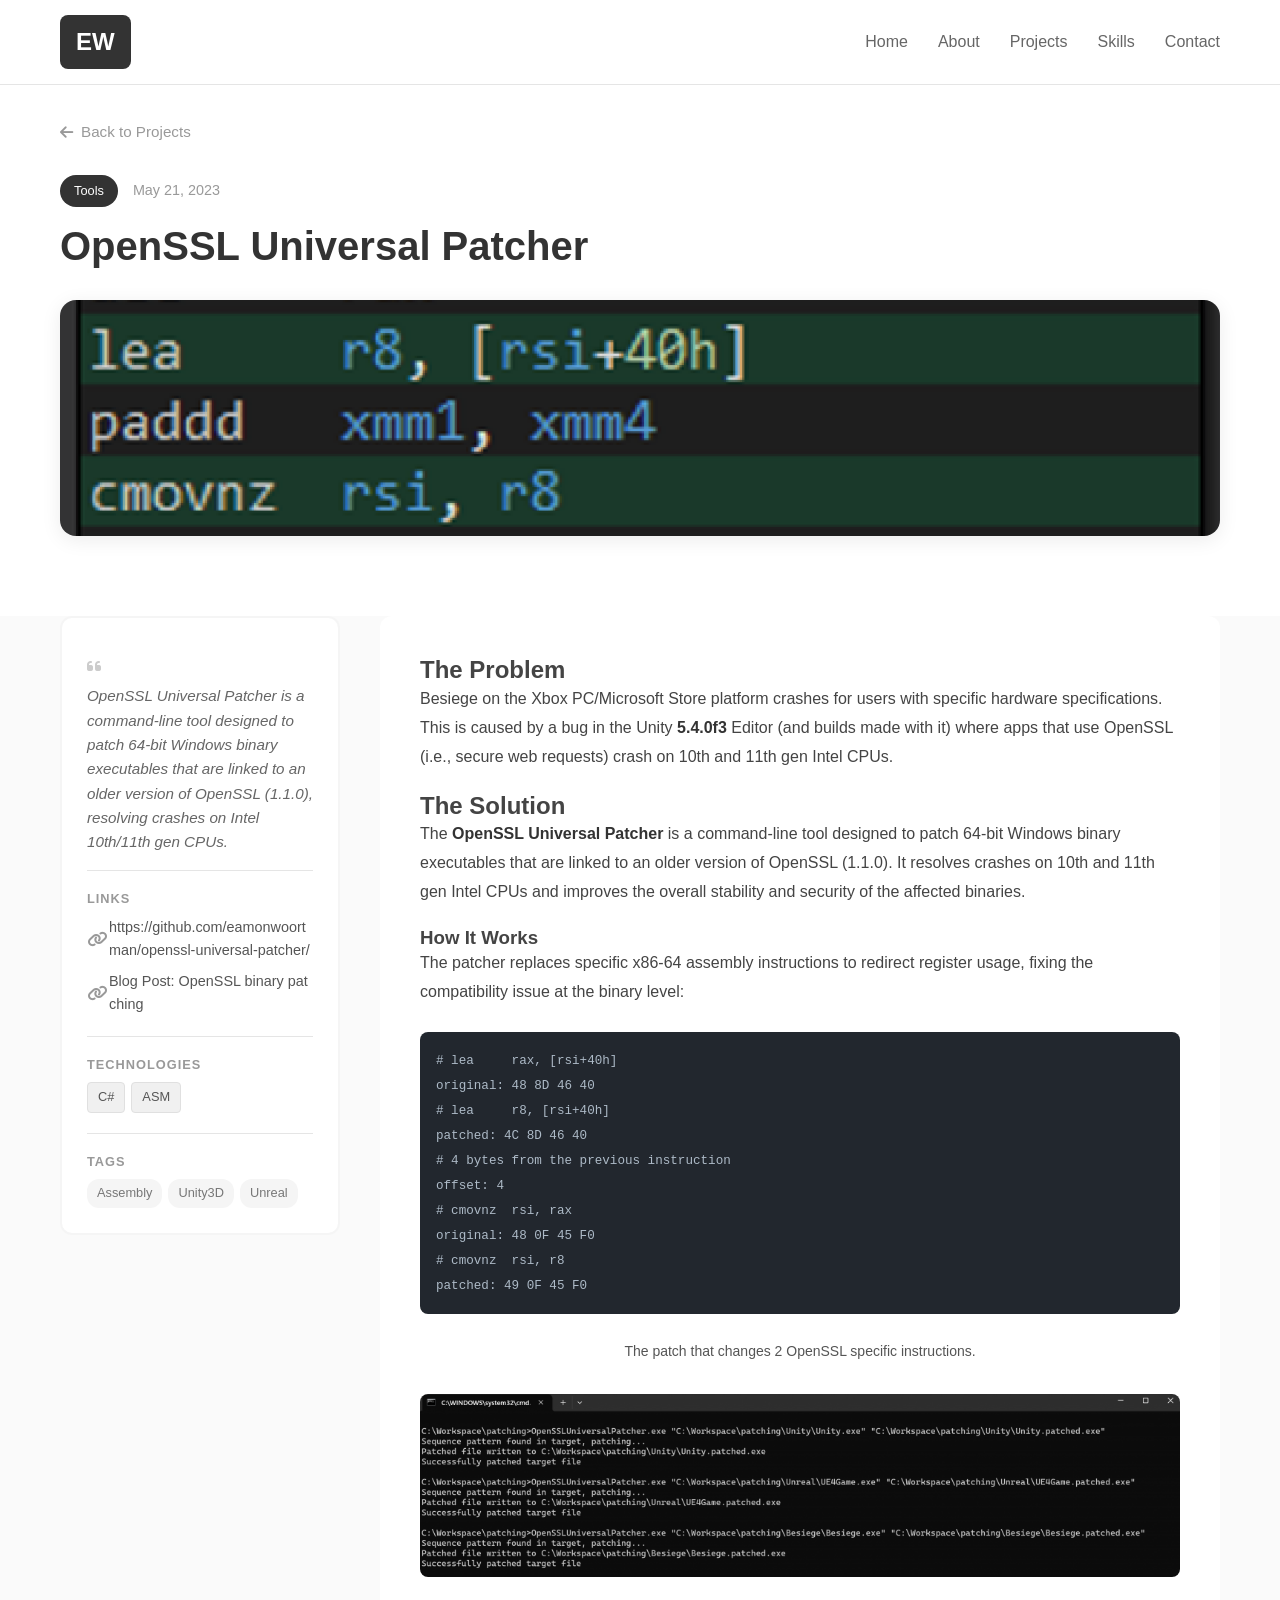
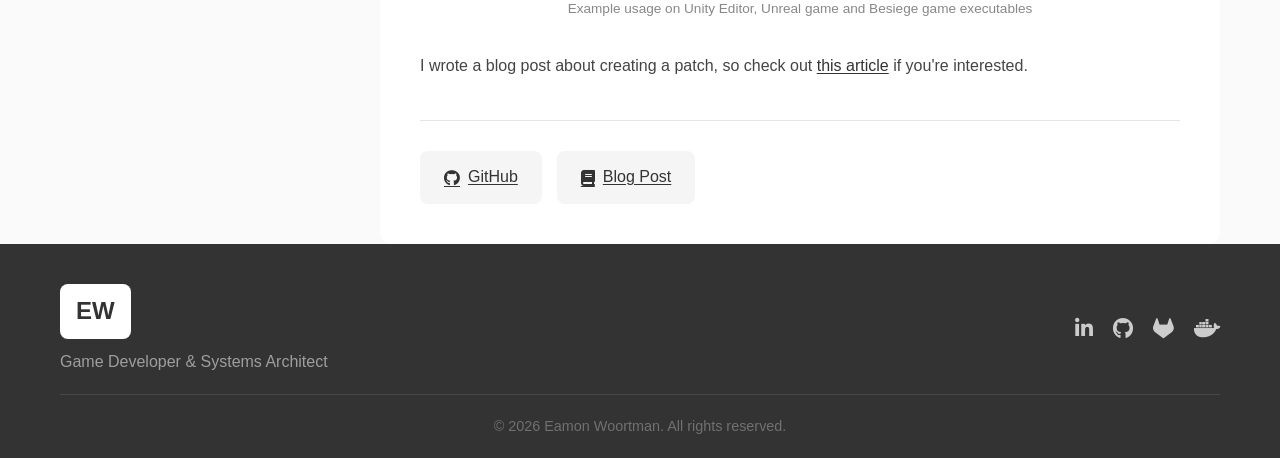
<file: projects/openssl-universal-patcher.html>
<!DOCTYPE html>
<html lang="en">
<head>
    <meta charset="UTF-8">
    <meta name="viewport" content="width=device-width, initial-scale=1.0">
    <title>OpenSSL Universal Patcher | Eamon Woortman</title>
    <link rel="stylesheet" href="../styles.css">
    <link rel="stylesheet" href="../design2.css">
    <link rel="stylesheet" href="../project-styles.css">
    <link rel="stylesheet" href="https://cdnjs.cloudflare.com/ajax/libs/font-awesome/6.4.0/css/all.min.css">
</head>
<body class="design-2 project-page">
    <nav class="main-nav" id="mainNav">
        <div class="nav-container">
            <a href="../index.html" class="nav-logo"><span class="logo-text">EW</span></a>
            <ul class="nav-links">
                <li><a href="../index.html#home" class="nav-link">Home</a></li>
                <li><a href="../index.html#about" class="nav-link">About</a></li>
                <li><a href="../index.html#projects" class="nav-link">Projects</a></li>
                <li><a href="../index.html#skills" class="nav-link">Skills</a></li>
                <li><a href="../index.html#contact" class="nav-link">Contact</a></li>
            </ul>
            <button class="mobile-menu-btn" id="mobileMenuBtn"><i class="fas fa-bars"></i></button>
        </div>
    </nav>

    <section class="project-hero">
        <div class="container">
            <a href="../index.html#projects" class="back-link"><i class="fas fa-arrow-left"></i> Back to Projects</a>
            <div class="project-header">
                <div class="project-meta">
                    <span class="project-category-badge">Tools</span>
                    <span class="project-date">May 21, 2023</span>
                </div>
                <h1 class="project-title-big">OpenSSL Universal Patcher</h1>
            </div>
            <div class="project-featured-image">
                <img src="../assets/images/openssl-patcher.png" alt="OpenSSL Universal Patcher">
            </div>
        </div>
    </section>

    <section class="project-content-section">
        <div class="container">
            <div class="content-layout">
                <aside class="portfolio-info-panel">
                    <div class="info-quote">
                        <i class="fas fa-quote-left"></i>
                        <p>OpenSSL Universal Patcher is a command-line tool designed to patch 64-bit Windows binary executables that are linked to an older version of OpenSSL (1.1.0), resolving crashes on Intel 10th/11th gen CPUs.</p>
                    </div>
                    
                    <div class="info-section">
                        <h4>Links</h4>
                        <ul class="info-links-list">
                            <li><i class="fa fa-link"></i> <a href="https://github.com/eamonwoortman/openssl-universal-patcher/" target="_blank">https://github.com/eamonwoortman/openssl-universal-patcher/</a></li>
                            <li><i class="fa fa-link"></i> <a href="../blog/openssl-binary-patching.html" target="_blank">Blog Post: OpenSSL binary patching</a></li>
                        </ul>
                    </div>
                    
                    <div class="info-section">
                        <h4>Technologies</h4>
                        <div class="info-tech-tags">
                            <span class="tech-tag">C#</span>
                            <span class="tech-tag">ASM</span>
                        </div>
                    </div>
                    
                    <div class="info-section">
                        <h4>Tags</h4>
                        <div class="info-tag-links">
                            <a href="https://eamonwoortman.github.io/project-tag/assembly/" target="_blank">Assembly</a>
                            <a href="https://eamonwoortman.github.io/project-tag/unity3d/" target="_blank">Unity3D</a>
                            <a href="https://eamonwoortman.github.io/project-tag/unreal/" target="_blank">Unreal</a>
                        </div>
                    </div>
                </aside>

                <div class="entry-content">
                    <h2>The Problem</h2>
                    <p>Besiege on the Xbox PC/Microsoft Store platform crashes for users with specific hardware specifications. This is caused by a bug in the Unity <strong>5.4.0f3</strong> Editor (and builds made with it) where apps that use OpenSSL (i.e., secure web requests) crash on 10th and 11th gen Intel CPUs.</p>

                    <h2>The Solution</h2>
                    <p>The <strong>OpenSSL Universal Patcher</strong> is a command-line tool designed to patch 64-bit Windows binary executables that are linked to an older version of OpenSSL (1.1.0). It resolves crashes on 10th and 11th gen Intel CPUs and improves the overall stability and security of the affected binaries.</p>

                    <h3>How It Works</h3>
                    <p>The patcher replaces specific x86-64 assembly instructions to redirect register usage, fixing the compatibility issue at the binary level:</p>

                    <pre><code># lea     rax, [rsi+40h]
original: 48 8D 46 40
# lea     r8, [rsi+40h]
patched: 4C 8D 46 40
# 4 bytes from the previous instruction
offset: 4
# cmovnz  rsi, rax
original: 48 0F 45 F0
# cmovnz  rsi, r8
patched: 49 0F 45 F0</code></pre>

                    <p style="text-align:center;color:#555555;font-size:0.875rem;">The patch that changes 2 OpenSSL specific instructions.</p>

                    <figure>
                        <img src="../assets/images/openssl-usage.png" alt="Example usage on Unity Editor, Unreal game and Besiege game executables">
                        <figcaption>Example usage on Unity Editor, Unreal game and Besiege game executables</figcaption>
                    </figure>

                    <p>I wrote a blog post about creating a patch, so check out <a href="https://eamonwoortman.github.io/openssl-binary-patching/" target="_blank">this article</a> if you're interested.</p>

                    <div class="project-actions">
                        <a href="https://github.com/eamonwoortman/openssl-universal-patcher/" target="_blank" class="project-action-link"><i class="fab fa-github"></i> GitHub</a>
                        <a href="../blog/openssl-binary-patching.html" target="_blank" class="project-action-link"><i class="fas fa-book"></i> Blog Post</a>
                    </div>
                </div>
            </div>
        </div>
    </section>

    <footer class="footer">
        <div class="container">
            <div class="footer-content">
                <div class="footer-brand">
                    <span class="footer-logo">EW</span>
                    <p>Game Developer &amp; Systems Architect</p>
                </div>
                <div class="footer-links">
                    <a href="https://www.linkedin.com/in/eamon-woortman" target="_blank"><i class="fab fa-linkedin-in"></i></a>
                    <a href="https://github.com/eamonwoortman/" target="_blank"><i class="fab fa-github"></i></a>
                    <a href="https://gitlab.com/eamon.woortman/" target="_blank"><i class="fab fa-gitlab"></i></a>
                    <a href="https://hub.docker.com/r/eamonwoortman/" target="_blank"><i class="fab fa-docker"></i></a>
                </div>
            </div>
            <div class="footer-bottom">
                <p>&copy; 2026 Eamon Woortman. All rights reserved.</p>
            </div>
        </div>
    </footer>
    
    <script>
        // Mobile menu toggle
        document.getElementById('mobileMenuBtn').addEventListener('click', function() {
            document.querySelector('.nav-links').classList.toggle('active');
        });
    </script>
</body>
</html>
</file>
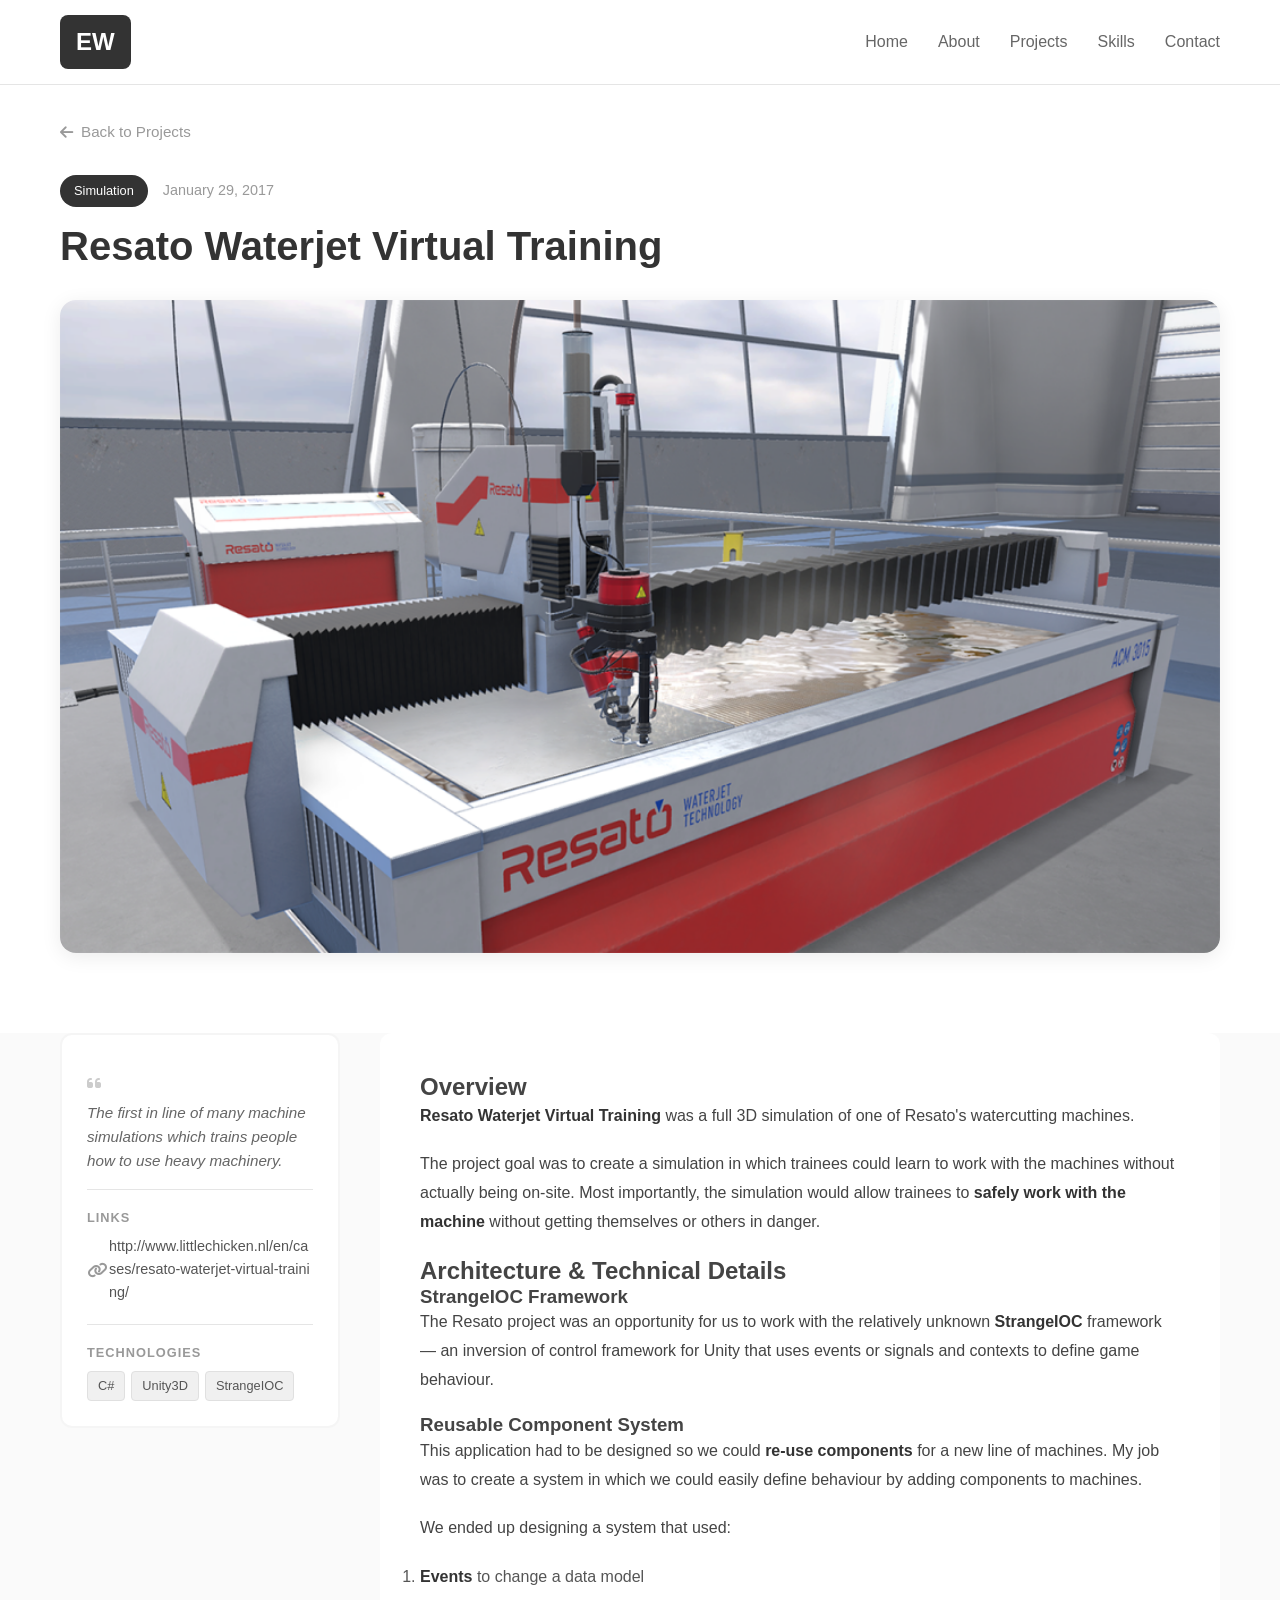
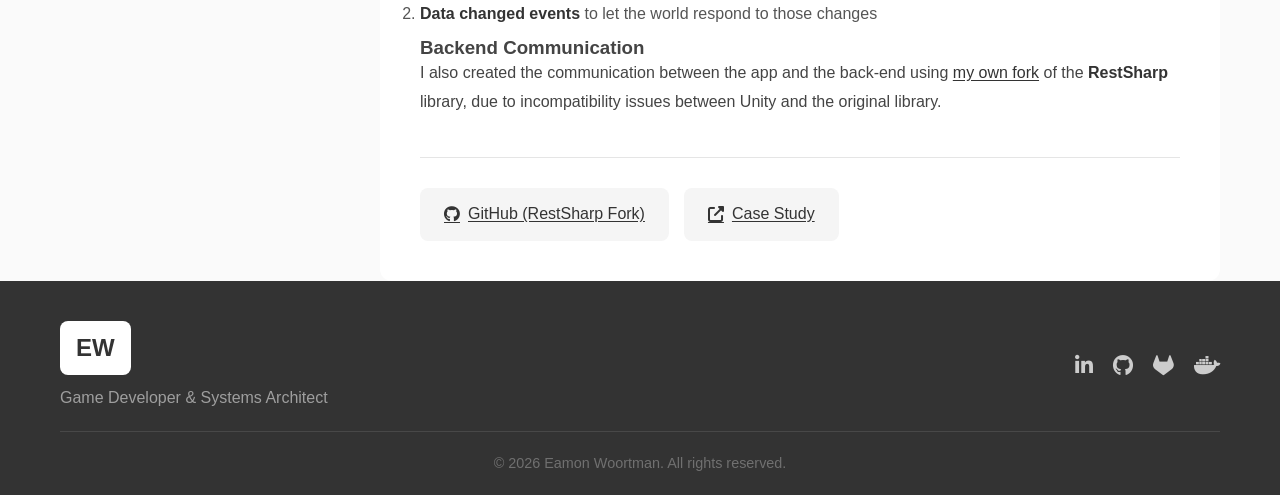
<file: projects/resato-waterjet-virtual-training.html>
<!DOCTYPE html>
<html lang="en">
<head>
    <meta charset="UTF-8">
    <meta name="viewport" content="width=device-width, initial-scale=1.0">
    <title>Resato Waterjet Virtual Training | Eamon Woortman</title>
    <link rel="stylesheet" href="../styles.css">
    <link rel="stylesheet" href="../design2.css">
    <link rel="stylesheet" href="../project-styles.css">
    <link rel="stylesheet" href="https://cdnjs.cloudflare.com/ajax/libs/font-awesome/6.4.0/css/all.min.css">
</head>
<body class="design-2 project-page">
    <nav class="main-nav" id="mainNav">
        <div class="nav-container">
            <a href="../index.html" class="nav-logo"><span class="logo-text">EW</span></a>
            <ul class="nav-links">
                <li><a href="../index.html#home" class="nav-link">Home</a></li>
                <li><a href="../index.html#about" class="nav-link">About</a></li>
                <li><a href="../index.html#projects" class="nav-link">Projects</a></li>
                <li><a href="../index.html#skills" class="nav-link">Skills</a></li>
                <li><a href="../index.html#contact" class="nav-link">Contact</a></li>
            </ul>
            <button class="mobile-menu-btn" id="mobileMenuBtn"><i class="fas fa-bars"></i></button>
        </div>
    </nav>

    <section class="project-hero">
        <div class="container">
            <a href="../index.html#projects" class="back-link"><i class="fas fa-arrow-left"></i> Back to Projects</a>
            <div class="project-header">
                <div class="project-meta">
                    <span class="project-category-badge">Simulation</span>
                    <span class="project-date">January 29, 2017</span>
                </div>
                <h1 class="project-title-big">Resato Waterjet Virtual Training</h1>
            </div>
            <div class="project-featured-image">
                <img src="../assets/images/resato-waterjet.png" alt="Resato Waterjet Virtual Training">
            </div>
        </div>
    </section>

    <section class="project-content-section">
        <div class="container">
            <div class="content-layout">
                <aside class="portfolio-info-panel">
                    <div class="info-quote">
                        <i class="fas fa-quote-left"></i>
                        <p>The first in line of many machine simulations which trains people how to use heavy machinery.</p>
                    </div>
                    
                    <div class="info-section">
                        <h4>Links</h4>
                        <ul class="info-links-list">
                            <li><i class="fa fa-link"></i> <a href="http://www.littlechicken.nl/en/cases/resato-waterjet-virtual-training/" target="_blank">http://www.littlechicken.nl/en/cases/resato-waterjet-virtual-training/</a></li>
                        </ul>
                    </div>
                    
                    <div class="info-section">
                        <h4>Technologies</h4>
                        <div class="info-tech-tags">
                            <span class="tech-tag">C#</span>
                            <span class="tech-tag">Unity3D</span>
                            <span class="tech-tag">StrangeIOC</span>
                        </div>
                    </div>
                </aside>

                <div class="entry-content">
                    <h2>Overview</h2>
                    <p><strong>Resato Waterjet Virtual Training</strong> was a full 3D simulation of one of Resato's watercutting machines.</p>

                    <p>The project goal was to create a simulation in which trainees could learn to work with the machines without actually being on-site. Most importantly, the simulation would allow trainees to <strong>safely work with the machine</strong> without getting themselves or others in danger.</p>

                    <h2>Architecture &amp; Technical Details</h2>

                    <h3>StrangeIOC Framework</h3>
                    <p>The Resato project was an opportunity for us to work with the relatively unknown <strong>StrangeIOC</strong> framework — an inversion of control framework for Unity that uses events or signals and contexts to define game behaviour.</p>

                    <h3>Reusable Component System</h3>
                    <p>This application had to be designed so we could <strong>re-use components</strong> for a new line of machines. My job was to create a system in which we could easily define behaviour by adding components to machines.</p>

                    <p>We ended up designing a system that used:</p>
                    <ol>
                        <li><strong>Events</strong> to change a data model</li>
                        <li><strong>Data changed events</strong> to let the world respond to those changes</li>
                    </ol>

                    <h3>Backend Communication</h3>
                    <p>I also created the communication between the app and the back-end using <a href="https://github.com/eamonwoortman/RestSharp.Unity" target="_blank">my own fork</a> of the <strong>RestSharp</strong> library, due to incompatibility issues between Unity and the original library.</p>

                    <div class="project-actions">
                        <a href="https://github.com/eamonwoortman/RestSharp.Unity" target="_blank" class="project-action-link"><i class="fab fa-github"></i> GitHub (RestSharp Fork)</a>
                        <a href="http://www.littlechicken.nl/en/cases/resato-waterjet-virtual-training/" target="_blank" class="project-action-link"><i class="fas fa-external-link-alt"></i> Case Study</a>
                    </div>
                </div>
            </div>
        </div>
    </section>

    <footer class="footer">
        <div class="container">
            <div class="footer-content">
                <div class="footer-brand">
                    <span class="footer-logo">EW</span>
                    <p>Game Developer &amp; Systems Architect</p>
                </div>
                <div class="footer-links">
                    <a href="https://www.linkedin.com/in/eamon-woortman" target="_blank"><i class="fab fa-linkedin-in"></i></a>
                    <a href="https://github.com/eamonwoortman/" target="_blank"><i class="fab fa-github"></i></a>
                    <a href="https://gitlab.com/eamon.woortman/" target="_blank"><i class="fab fa-gitlab"></i></a>
                    <a href="https://hub.docker.com/r/eamonwoortman/" target="_blank"><i class="fab fa-docker"></i></a>
                </div>
            </div>
            <div class="footer-bottom">
                <p>&copy; 2026 Eamon Woortman. All rights reserved.</p>
            </div>
        </div>
    </footer>
    
    <script>
        document.getElementById('mobileMenuBtn').addEventListener('click', function() {
            document.querySelector('.nav-links').classList.toggle('active');
        });
    </script>
</body>
</html>
</file>
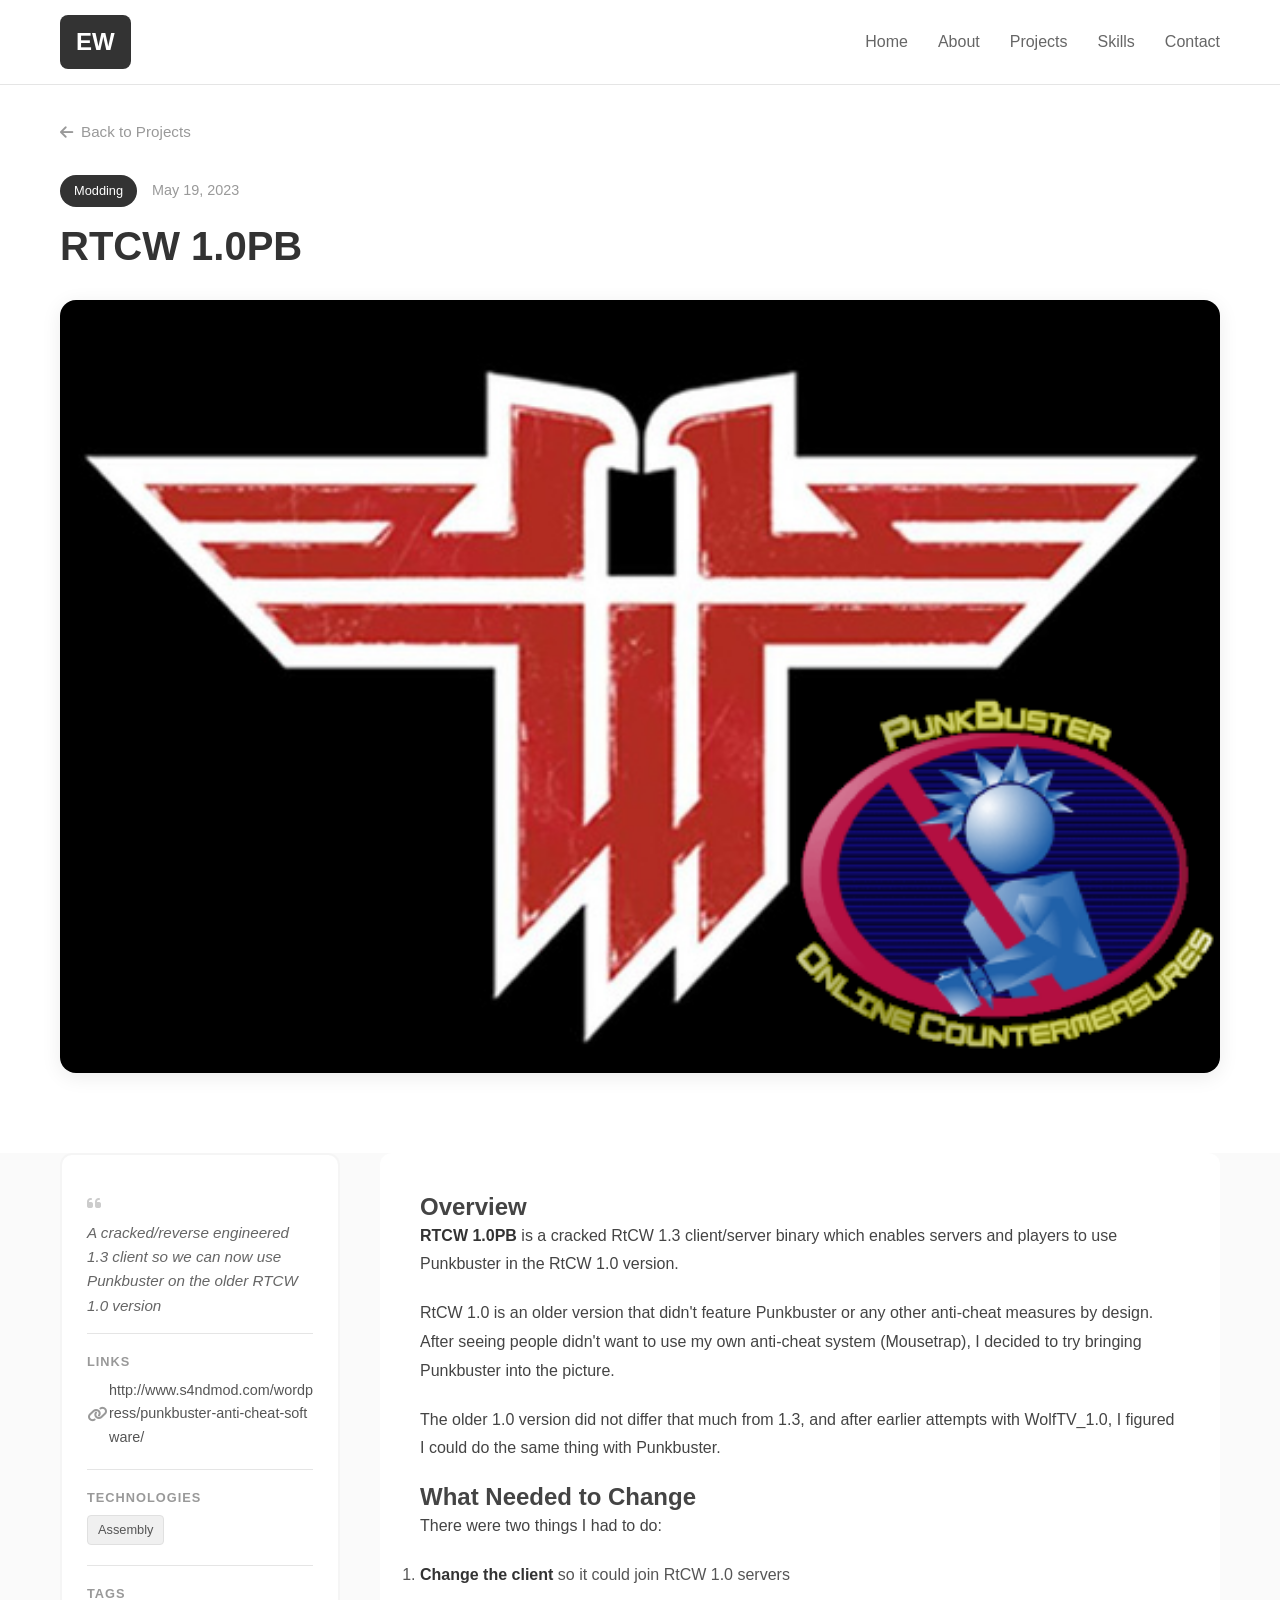
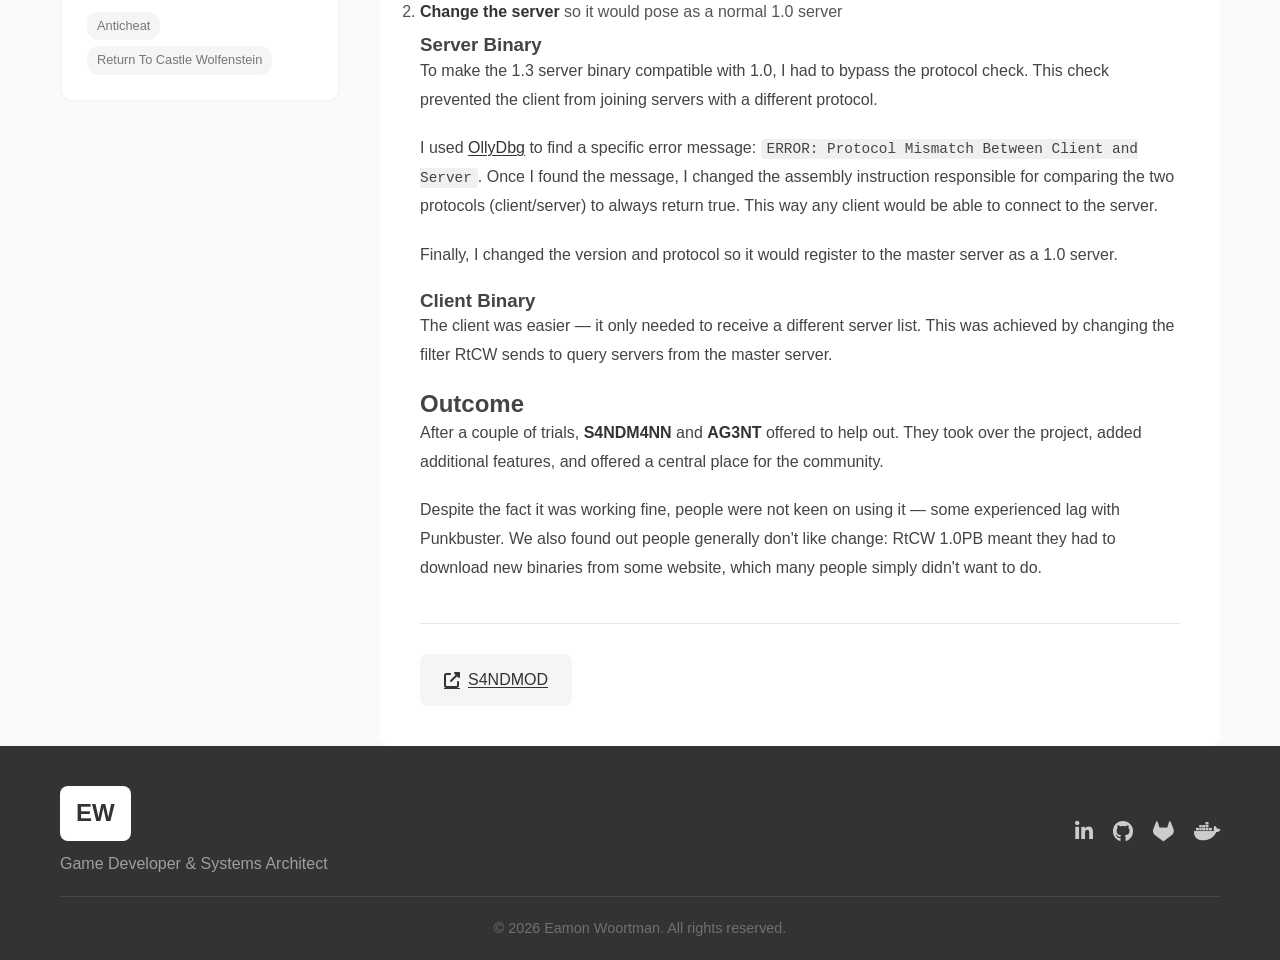
<file: projects/rtcw-1-0pb.html>
<!DOCTYPE html>
<html lang="en">
<head>
    <meta charset="UTF-8">
    <meta name="viewport" content="width=device-width, initial-scale=1.0">
    <title>RTCW 1.0PB | Eamon Woortman</title>
    <link rel="stylesheet" href="../styles.css">
    <link rel="stylesheet" href="../design2.css">
    <link rel="stylesheet" href="../project-styles.css">
    <link rel="stylesheet" href="https://cdnjs.cloudflare.com/ajax/libs/font-awesome/6.4.0/css/all.min.css">
</head>
<body class="design-2 project-page">
    <nav class="main-nav" id="mainNav">
        <div class="nav-container">
            <a href="../index.html" class="nav-logo"><span class="logo-text">EW</span></a>
            <ul class="nav-links">
                <li><a href="../index.html#home" class="nav-link">Home</a></li>
                <li><a href="../index.html#about" class="nav-link">About</a></li>
                <li><a href="../index.html#projects" class="nav-link">Projects</a></li>
                <li><a href="../index.html#skills" class="nav-link">Skills</a></li>
                <li><a href="../index.html#contact" class="nav-link">Contact</a></li>
            </ul>
            <button class="mobile-menu-btn" id="mobileMenuBtn"><i class="fas fa-bars"></i></button>
        </div>
    </nav>

    <section class="project-hero">
        <div class="container">
            <a href="../index.html#projects" class="back-link"><i class="fas fa-arrow-left"></i> Back to Projects</a>
            <div class="project-header">
                <div class="project-meta">
                    <span class="project-category-badge">Modding</span>
                    <span class="project-date">May 19, 2023</span>
                </div>
                <h1 class="project-title-big">RTCW 1.0PB</h1>
            </div>
            <div class="project-featured-image">
                <img src="../assets/images/rtcw-1-0pb.png" alt="RTCW 1.0PB">
            </div>
        </div>
    </section>

    <section class="project-content-section">
        <div class="container">
            <div class="content-layout">
                <aside class="portfolio-info-panel">
                    <div class="info-quote">
                        <i class="fas fa-quote-left"></i>
                        <p>A cracked/reverse engineered 1.3 client so we can now use Punkbuster on the older RTCW 1.0 version</p>
                    </div>
                    
                    <div class="info-section">
                        <h4>Links</h4>
                        <ul class="info-links-list">
                            <li><i class="fa fa-link"></i> <a href="http://www.s4ndmod.com/wordpress/punkbuster-anti-cheat-software/" target="_blank">http://www.s4ndmod.com/wordpress/punkbuster-anti-cheat-software/</a></li>
                        </ul>
                    </div>
                    
                    <div class="info-section">
                        <h4>Technologies</h4>
                        <div class="info-tech-tags">
                            <span class="tech-tag">Assembly</span>
                        </div>
                    </div>
                    
                    <div class="info-section">
                        <h4>Tags</h4>
                        <div class="info-tag-links">
                            <a href="https://eamonwoortman.github.io/project-tag/anticheat/" target="_blank">Anticheat</a>
                            <a href="https://eamonwoortman.github.io/project-tag/return-to-castle-wolfenstein/" target="_blank">Return To Castle Wolfenstein</a>
                        </div>
                    </div>
                </aside>

                <div class="entry-content">
                    <h2>Overview</h2>
                    <p><strong>RTCW 1.0PB</strong> is a cracked RtCW 1.3 client/server binary which enables servers and players to use Punkbuster in the RtCW 1.0 version.</p>

                    <p>RtCW 1.0 is an older version that didn't feature Punkbuster or any other anti-cheat measures by design. After seeing people didn't want to use my own anti-cheat system (Mousetrap), I decided to try bringing Punkbuster into the picture.</p>

                    <p>The older 1.0 version did not differ that much from 1.3, and after earlier attempts with WolfTV_1.0, I figured I could do the same thing with Punkbuster.</p>

                    <h2>What Needed to Change</h2>
                    <p>There were two things I had to do:</p>
                    <ol>
                        <li><strong>Change the client</strong> so it could join RtCW 1.0 servers</li>
                        <li><strong>Change the server</strong> so it would pose as a normal 1.0 server</li>
                    </ol>

                    <h3>Server Binary</h3>
                    <p>To make the 1.3 server binary compatible with 1.0, I had to bypass the protocol check. This check prevented the client from joining servers with a different protocol.</p>

                    <p>I used <a href="http://ollydbg.de/">OllyDbg</a> to find a specific error message: <code>ERROR: Protocol Mismatch Between Client and Server</code>. Once I found the message, I changed the assembly instruction responsible for comparing the two protocols (client/server) to always return true. This way any client would be able to connect to the server.</p>

                    <p>Finally, I changed the version and protocol so it would register to the master server as a 1.0 server.</p>

                    <h3>Client Binary</h3>
                    <p>The client was easier — it only needed to receive a different server list. This was achieved by changing the filter RtCW sends to query servers from the master server.</p>

                    <h2>Outcome</h2>
                    <p>After a couple of trials, <strong>S4NDM4NN</strong> and <strong>AG3NT</strong> offered to help out. They took over the project, added additional features, and offered a central place for the community.</p>

                    <p>Despite the fact it was working fine, people were not keen on using it — some experienced lag with Punkbuster. We also found out people generally don't like change: RtCW 1.0PB meant they had to download new binaries from some website, which many people simply didn't want to do.</p>

                    <div class="project-actions">
                        <a href="http://www.s4ndmod.com/wordpress/punkbuster-anti-cheat-software/" target="_blank" class="project-action-link"><i class="fas fa-external-link-alt"></i> S4NDMOD</a>
                    </div>
                </div>
            </div>
        </div>
    </section>

    <footer class="footer">
        <div class="container">
            <div class="footer-content">
                <div class="footer-brand">
                    <span class="footer-logo">EW</span>
                    <p>Game Developer &amp; Systems Architect</p>
                </div>
                <div class="footer-links">
                    <a href="https://www.linkedin.com/in/eamon-woortman" target="_blank"><i class="fab fa-linkedin-in"></i></a>
                    <a href="https://github.com/eamonwoortman/" target="_blank"><i class="fab fa-github"></i></a>
                    <a href="https://gitlab.com/eamon.woortman/" target="_blank"><i class="fab fa-gitlab"></i></a>
                    <a href="https://hub.docker.com/r/eamonwoortman/" target="_blank"><i class="fab fa-docker"></i></a>
                </div>
            </div>
            <div class="footer-bottom">
                <p>&copy; 2026 Eamon Woortman. All rights reserved.</p>
            </div>
        </div>
    </footer>
    
    <script>
        document.getElementById('mobileMenuBtn').addEventListener('click', function() {
            document.querySelector('.nav-links').classList.toggle('active');
        });
    </script>
</body>
</html>
</file>
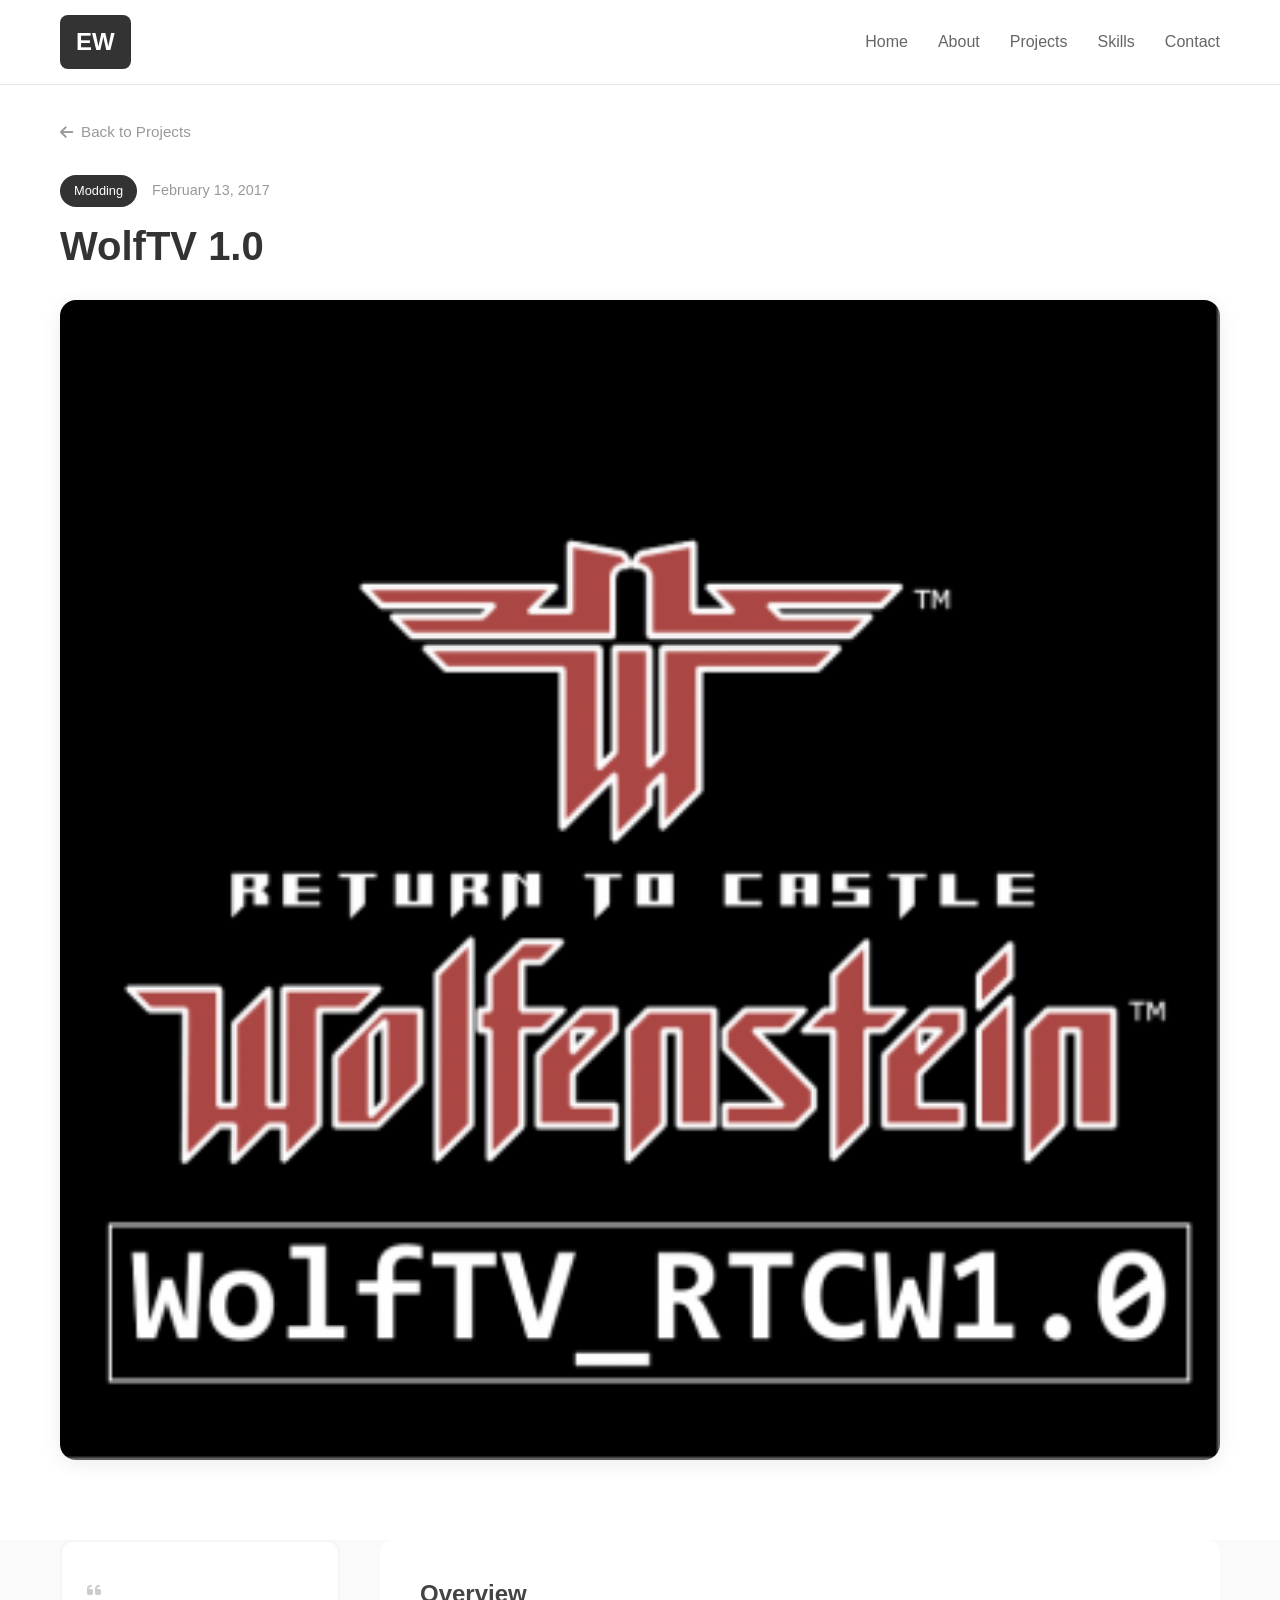
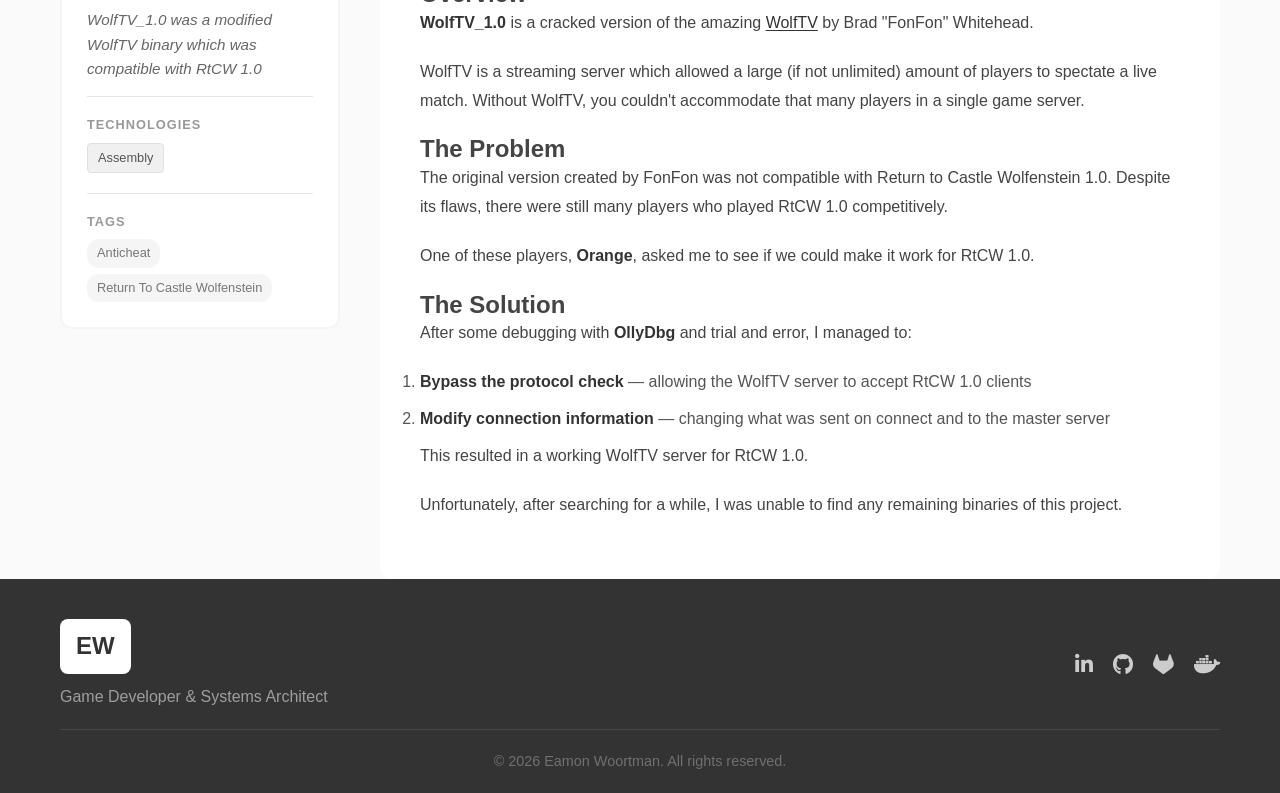
<file: projects/wolftv-1-0.html>
<!DOCTYPE html>
<html lang="en">
<head>
    <meta charset="UTF-8">
    <meta name="viewport" content="width=device-width, initial-scale=1.0">
    <title>WolfTV 1.0 | Eamon Woortman</title>
    <link rel="stylesheet" href="../styles.css">
    <link rel="stylesheet" href="../design2.css">
    <link rel="stylesheet" href="../project-styles.css">
    <link rel="stylesheet" href="https://cdnjs.cloudflare.com/ajax/libs/font-awesome/6.4.0/css/all.min.css">
</head>
<body class="design-2 project-page">
    <nav class="main-nav" id="mainNav">
        <div class="nav-container">
            <a href="../index.html" class="nav-logo"><span class="logo-text">EW</span></a>
            <ul class="nav-links">
                <li><a href="../index.html#home" class="nav-link">Home</a></li>
                <li><a href="../index.html#about" class="nav-link">About</a></li>
                <li><a href="../index.html#projects" class="nav-link">Projects</a></li>
                <li><a href="../index.html#skills" class="nav-link">Skills</a></li>
                <li><a href="../index.html#contact" class="nav-link">Contact</a></li>
            </ul>
            <button class="mobile-menu-btn" id="mobileMenuBtn"><i class="fas fa-bars"></i></button>
        </div>
    </nav>

    <section class="project-hero">
        <div class="container">
            <a href="../index.html#projects" class="back-link"><i class="fas fa-arrow-left"></i> Back to Projects</a>
            <div class="project-header">
                <div class="project-meta">
                    <span class="project-category-badge">Modding</span>
                    <span class="project-date">February 13, 2017</span>
                </div>
                <h1 class="project-title-big">WolfTV 1.0</h1>
            </div>
            <div class="project-featured-image">
                <img src="../assets/images/wolftv.png" alt="WolfTV 1.0">
            </div>
        </div>
    </section>

    <section class="project-content-section">
        <div class="container">
            <div class="content-layout">
                <aside class="portfolio-info-panel">
                    <div class="info-quote">
                        <i class="fas fa-quote-left"></i>
                        <p>WolfTV_1.0 was a modified WolfTV binary which was compatible with RtCW 1.0</p>
                    </div>
                    
                    <div class="info-section">
                        <h4>Technologies</h4>
                        <div class="info-tech-tags">
                            <span class="tech-tag">Assembly</span>
                        </div>
                    </div>
                    
                    <div class="info-section">
                        <h4>Tags</h4>
                        <div class="info-tag-links">
                            <a href="https://eamonwoortman.github.io/project-tag/anticheat/" target="_blank">Anticheat</a>
                            <a href="https://eamonwoortman.github.io/project-tag/return-to-castle-wolfenstein/" target="_blank">Return To Castle Wolfenstein</a>
                        </div>
                    </div>
                </aside>

                <div class="entry-content">
                    <h2>Overview</h2>
                    <p><strong>WolfTV_1.0</strong> is a cracked version of the amazing <a href="http://www.geeteevee.com/readme.php" target="_blank">WolfTV</a> by Brad "FonFon" Whitehead.</p>

                    <p>WolfTV is a streaming server which allowed a large (if not unlimited) amount of players to spectate a live match. Without WolfTV, you couldn't accommodate that many players in a single game server.</p>

                    <h2>The Problem</h2>
                    <p>The original version created by FonFon was not compatible with Return to Castle Wolfenstein 1.0. Despite its flaws, there were still many players who played RtCW 1.0 competitively.</p>

                    <p>One of these players, <strong>Orange</strong>, asked me to see if we could make it work for RtCW 1.0.</p>

                    <h2>The Solution</h2>
                    <p>After some debugging with <strong>OllyDbg</strong> and trial and error, I managed to:</p>
                    <ol>
                        <li><strong>Bypass the protocol check</strong> — allowing the WolfTV server to accept RtCW 1.0 clients</li>
                        <li><strong>Modify connection information</strong> — changing what was sent on connect and to the master server</li>
                    </ol>

                    <p>This resulted in a working WolfTV server for RtCW 1.0.</p>

                    <p>Unfortunately, after searching for a while, I was unable to find any remaining binaries of this project.</p>
                </div>
            </div>
        </div>
    </section>

    <footer class="footer">
        <div class="container">
            <div class="footer-content">
                <div class="footer-brand">
                    <span class="footer-logo">EW</span>
                    <p>Game Developer &amp; Systems Architect</p>
                </div>
                <div class="footer-links">
                    <a href="https://www.linkedin.com/in/eamon-woortman" target="_blank"><i class="fab fa-linkedin-in"></i></a>
                    <a href="https://github.com/eamonwoortman/" target="_blank"><i class="fab fa-github"></i></a>
                    <a href="https://gitlab.com/eamon.woortman/" target="_blank"><i class="fab fa-gitlab"></i></a>
                    <a href="https://hub.docker.com/r/eamonwoortman/" target="_blank"><i class="fab fa-docker"></i></a>
                </div>
            </div>
            <div class="footer-bottom">
                <p>&copy; 2026 Eamon Woortman. All rights reserved.</p>
            </div>
        </div>
    </footer>
    
    <script>
        document.getElementById('mobileMenuBtn').addEventListener('click', function() {
            document.querySelector('.nav-links').classList.toggle('active');
        });
    </script>
</body>
</html>
</file>
<file: styles.css>
/* ===========================================
   Base Styles - Shared across all designs
   =========================================== */

/* Reset & Base */
*, *::before, *::after {
    margin: 0;
    padding: 0;
    box-sizing: border-box;
}

html {
    scroll-behavior: smooth;
    font-size: 16px;
}

body {
    font-family: 'Segoe UI', Tahoma, Geneva, Verdana, sans-serif;
    line-height: 1.6;
    overflow-x: hidden;
}

a {
    text-decoration: none;
    color: inherit;
    transition: color 0.3s ease;
}

img {
    max-width: 100%;
    height: auto;
}

ul {
    list-style: none;
}

.container {
    max-width: 1200px;
    margin: 0 auto;
    padding: 0 20px;
}

/* Typography */
h1, h2, h3, h4, h5, h6 {
    font-weight: 600;
    line-height: 1.2;
}

/* Buttons */
.btn {
    display: inline-flex;
    align-items: center;
    gap: 8px;
    padding: 12px 28px;
    border-radius: 6px;
    font-weight: 500;
    font-size: 1rem;
    cursor: pointer;
    transition: all 0.3s ease;
    border: none;
    text-transform: uppercase;
    letter-spacing: 0.5px;
}

.btn i {
    transition: transform 0.3s ease;
}

.btn:hover i {
    transform: translateX(4px);
}

/* Section Styles */
.section-header {
    text-align: center;
    margin-bottom: 60px;
}

.section-title {
    font-size: 2.5rem;
    margin-bottom: 15px;
    position: relative;
    display: inline-block;
}

.section-divider {
    width: 60px;
    height: 4px;
    margin: 0 auto 20px;
    border-radius: 2px;
}

.section-subtitle {
    font-size: 1.1rem;
    max-width: 600px;
    margin: 0 auto;
    opacity: 0.8;
}

/* Design Switcher */
.design-switcher {
    position: fixed;
    top: 100px;
    right: 20px;
    background: rgba(255, 255, 255, 0.95);
    border-radius: 12px;
    padding: 15px;
    box-shadow: 0 10px 40px rgba(0, 0, 0, 0.2);
    z-index: 1000;
    backdrop-filter: blur(10px);
    border: 1px solid rgba(255, 255, 255, 0.2);
    transition: all 0.3s ease;
}

.design-switcher:hover {
    transform: translateX(-5px);
}

.switcher-header {
    display: flex;
    align-items: center;
    gap: 8px;
    margin-bottom: 12px;
    padding-bottom: 10px;
    border-bottom: 1px solid rgba(0, 0, 0, 0.1);
    font-weight: 600;
    color: #333;
}

.switcher-header i {
    color: #6366f1;
}

.switcher-options {
    display: flex;
    flex-direction: column;
    gap: 8px;
}

.design-option {
    display: flex;
    align-items: center;
    gap: 10px;
    padding: 8px 12px;
    border: 2px solid transparent;
    border-radius: 8px;
    cursor: pointer;
    transition: all 0.3s ease;
    background: transparent;
    font-family: inherit;
}

.design-option:hover {
    background: rgba(0, 0, 0, 0.05);
}

.design-option.active {
    border-color: #6366f1;
    background: rgba(99, 102, 241, 0.1);
}

.option-preview {
    width: 24px;
    height: 24px;
    border-radius: 6px;
    border: 2px solid rgba(0, 0, 0, 0.1);
}

.dark-preview {
    background: linear-gradient(135deg, #1a1a2e 50%, #16213e 50%);
}

.light-preview {
    background: linear-gradient(135deg, #ffffff 50%, #f8f9fa 50%);
}

.gradient-preview {
    background: linear-gradient(135deg, #667eea 50%, #764ba2 50%);
}

.option-label {
    font-size: 0.9rem;
    color: #333;
}

/* Navigation */
.main-nav {
    position: fixed;
    top: 0;
    left: 0;
    right: 0;
    z-index: 999;
    padding: 15px 0;
    transition: all 0.3s ease;
}

.nav-container {
    max-width: 1200px;
    margin: 0 auto;
    padding: 0 20px;
    display: flex;
    justify-content: space-between;
    align-items: center;
}

.nav-logo {
    font-size: 1.5rem;
    font-weight: 700;
}

.logo-text {
    display: inline-block;
    padding: 8px 16px;
    border-radius: 8px;
}

.nav-links {
    display: flex;
    gap: 30px;
}

.nav-link {
    font-weight: 500;
    position: relative;
    padding: 5px 0;
}

.nav-link::after {
    content: '';
    position: absolute;
    bottom: 0;
    left: 0;
    width: 0;
    height: 2px;
    transition: width 0.3s ease;
}

.nav-link:hover::after,
.nav-link.active::after {
    width: 100%;
}

.mobile-menu-btn {
    display: none;
    background: none;
    border: none;
    font-size: 1.5rem;
    cursor: pointer;
}

/* Hero Section */
.hero {
    min-height: 100vh;
    display: flex;
    align-items: center;
    position: relative;
    overflow: hidden;
    padding: 100px 20px;
}

.hero-content {
    max-width: 1200px;
    margin: 0 auto;
    display: grid;
    grid-template-columns: 1fr 1fr;
    gap: 60px;
    align-items: center;
    position: relative;
    z-index: 2;
}

.hero-text {
    animation: fadeInUp 0.8s ease-out;
}

.hero-greeting {
    font-size: 1.2rem;
    font-weight: 500;
    margin-bottom: 10px;
    text-transform: uppercase;
    letter-spacing: 2px;
}

.hero-name {
    font-size: 3.5rem;
    margin-bottom: 10px;
    line-height: 1.1;
}

.hero-title {
    font-size: 1.5rem;
    font-weight: 400;
    margin-bottom: 20px;
    opacity: 0.9;
}

.hero-description {
    font-size: 1.1rem;
    margin-bottom: 30px;
    max-width: 500px;
    opacity: 0.85;
}

.hero-cta {
    display: flex;
    gap: 15px;
    margin-bottom: 30px;
}

.hero-social {
    display: flex;
    gap: 15px;
}

.social-link {
    width: 44px;
    height: 44px;
    border-radius: 50%;
    display: flex;
    align-items: center;
    justify-content: center;
    transition: all 0.3s ease;
    font-size: 1.2rem;
}

.social-link:hover {
    transform: translateY(-3px);
}

.hero-image {
    display: flex;
    justify-content: center;
    align-items: center;
    animation: fadeInRight 0.8s ease-out;
}

.image-wrapper {
    position: relative;
    width: 400px;
    height: 400px;
}

.image-wrapper img {
    width: 100%;
    height: 100%;
    object-fit: cover;
    border-radius: 50%;
    position: relative;
    z-index: 2;
}

.image-decoration {
    position: absolute;
    top: 20px;
    left: 20px;
    right: -20px;
    bottom: -20px;
    border-radius: 50%;
    z-index: 1;
}

.hero-particles {
    position: absolute;
    top: 0;
    left: 0;
    right: 0;
    bottom: 0;
    overflow: hidden;
    z-index: 1;
}

/* About Section */
.about {
    padding: 100px 0;
}

.about-content {
    display: grid;
    grid-template-columns: 1fr 1fr;
    gap: 60px;
    align-items: start;
}

.about-intro {
    font-size: 1.1rem;
    margin-bottom: 30px;
    line-height: 1.8;
}

.about-stats {
    display: grid;
    grid-template-columns: repeat(3, 1fr);
    gap: 20px;
}

.stat-item {
    text-align: center;
    padding: 20px;
    border-radius: 10px;
}

.stat-number {
    display: block;
    font-size: 2.5rem;
    font-weight: 700;
    margin-bottom: 5px;
}

.stat-label {
    font-size: 0.9rem;
    opacity: 0.8;
}

.about-highlights {
    display: grid;
    grid-template-columns: repeat(2, 1fr);
    gap: 20px;
}

.highlight-card {
    padding: 25px;
    border-radius: 12px;
    text-align: center;
    transition: all 0.3s ease;
}

.highlight-card:hover {
    transform: translateY(-5px);
}

.highlight-card i {
    font-size: 2rem;
    margin-bottom: 15px;
}

.highlight-card h3 {
    font-size: 1.1rem;
    margin-bottom: 10px;
}

.highlight-card p {
    font-size: 0.9rem;
    opacity: 0.8;
}

/* Projects Section */
.projects {
    padding: 100px 0;
}

.project-filters {
    display: flex;
    justify-content: center;
    gap: 10px;
    margin-bottom: 40px;
    flex-wrap: wrap;
}

.filter-btn {
    padding: 10px 24px;
    border: none;
    border-radius: 25px;
    font-weight: 500;
    cursor: pointer;
    transition: all 0.3s ease;
    background: transparent;
    font-family: inherit;
}

.filter-btn.active {
    transform: scale(1.05);
}

.project-grid {
    display: grid;
    grid-template-columns: repeat(auto-fit, minmax(350px, 1fr));
    gap: 30px;
}

.project-card {
    border-radius: 16px;
    overflow: hidden;
    transition: all 0.3s ease;
    cursor: pointer;
}

.project-card:hover {
    transform: translateY(-10px);
}

.project-image {
    height: 200px;
    position: relative;
    overflow: hidden;
}

.project-overlay {
    position: absolute;
    top: 15px;
    left: 15px;
    z-index: 2;
}

.project-category {
    padding: 6px 14px;
    border-radius: 20px;
    font-size: 0.8rem;
    font-weight: 500;
}

.project-icon {
    position: absolute;
    top: 50%;
    left: 50%;
    transform: translate(-50%, -50%);
    font-size: 3rem;
    opacity: 0.8;
}

.project-content {
    padding: 25px;
}

.project-title {
    font-size: 1.3rem;
    margin-bottom: 10px;
}

.project-description {
    font-size: 0.95rem;
    opacity: 0.8;
    margin-bottom: 15px;
    line-height: 1.6;
}

.project-tech {
    display: flex;
    flex-wrap: wrap;
    gap: 8px;
    margin-bottom: 20px;
}

.tech-tag {
    padding: 4px 12px;
    border-radius: 15px;
    font-size: 0.8rem;
    font-weight: 500;
}

.project-details-btn {
    display: inline-flex;
    align-items: center;
    gap: 8px;
    background: none;
    border: none;
    font-weight: 600;
    cursor: pointer;
    transition: all 0.3s ease;
    font-family: inherit;
    padding: 0;
}

.project-details-btn:hover {
    gap: 12px;
}

/* Project Modal */
.project-modal {
    position: fixed;
    top: 0;
    left: 0;
    right: 0;
    bottom: 0;
    z-index: 2000;
    display: flex;
    align-items: center;
    justify-content: center;
    opacity: 0;
    visibility: hidden;
    transition: all 0.3s ease;
}

.project-modal.active {
    opacity: 1;
    visibility: visible;
}

.modal-overlay {
    position: absolute;
    top: 0;
    left: 0;
    right: 0;
    bottom: 0;
    background: rgba(0, 0, 0, 0.8);
    backdrop-filter: blur(5px);
}

.modal-content {
    position: relative;
    max-width: 800px;
    width: 90%;
    max-height: 80vh;
    overflow-y: auto;
    border-radius: 16px;
    padding: 40px;
    transform: scale(0.9);
    transition: transform 0.3s ease;
}

.project-modal.active .modal-content {
    transform: scale(1);
}

.modal-close {
    position: absolute;
    top: 20px;
    right: 20px;
    background: none;
    border: none;
    font-size: 1.5rem;
    cursor: pointer;
    transition: transform 0.3s ease;
}

.modal-close:hover {
    transform: rotate(90deg);
}

.modal-header {
    margin-bottom: 30px;
}

.modal-title {
    font-size: 2rem;
    margin-bottom: 10px;
}

.modal-category {
    display: inline-block;
    padding: 6px 16px;
    border-radius: 20px;
    font-size: 0.9rem;
}

.modal-body h4 {
    font-size: 1.2rem;
    margin: 20px 0 10px;
}

.modal-body ul {
    margin-left: 20px;
    list-style: disc;
}

.modal-body li {
    margin-bottom: 8px;
    opacity: 0.9;
}

.modal-tech {
    display: flex;
    flex-wrap: wrap;
    gap: 10px;
    margin-top: 20px;
}

/* Skills Section */
.skills {
    padding: 100px 0;
}

.skills-content {
    display: grid;
    grid-template-columns: repeat(3, 1fr);
    gap: 40px;
}

.skills-category {
    font-size: 1.3rem;
    margin-bottom: 25px;
    padding-bottom: 10px;
}

.skill-item {
    margin-bottom: 20px;
}

.skill-info {
    display: flex;
    justify-content: space-between;
    margin-bottom: 8px;
}

.skill-name {
    font-weight: 500;
}

.skill-percent {
    opacity: 0.7;
}

.skill-bar {
    height: 8px;
    border-radius: 4px;
    overflow: hidden;
}

.skill-progress {
    height: 100%;
    border-radius: 4px;
    width: 0;
    transition: width 1s ease-out;
}

/* Contact Section */
.contact {
    padding: 100px 0;
}

.contact-content {
    display: grid;
    grid-template-columns: 1fr 1fr;
    gap: 60px;
}

.contact-info-center {
    display: flex;
    flex-wrap: wrap;
    justify-content: center;
    gap: 30px;
    max-width: 900px;
    margin: 0 auto;
}

.contact-info-center .contact-item {
    flex: 1 1 160px;
    max-width: 200px;
    flex-direction: column;
    align-items: center;
    text-align: center;
    margin-bottom: 0;
    padding: 25px 20px;
    border-radius: 12px;
    transition: all 0.3s ease;
    border: 1px solid rgba(0,0,0,0.06);
    background: rgba(255,255,255,0.5);
}

.contact-info-center .contact-item:hover {
    transform: translateY(-5px);
    border-color: rgba(0,0,0,0.12);
    box-shadow: 0 8px 25px rgba(0,0,0,0.06);
}

.contact-info-center .contact-item i {
    font-size: 2rem;
    margin-top: 0;
    margin-bottom: 12px;
}

.contact-info-center .contact-item h4 {
    font-size: 1rem;
    margin-bottom: 8px;
}

.contact-info-center .contact-item span {
    font-size: 0.85rem;
    word-break: break-word;
}

.contact-item {
    display: flex;
    gap: 20px;
    margin-bottom: 30px;
}

.contact-item i {
    font-size: 1.5rem;
    margin-top: 5px;
}

.contact-item h4 {
    font-size: 1.1rem;
    margin-bottom: 5px;
}

.contact-form .form-group {
    position: relative;
    margin-bottom: 25px;
}

.contact-form input,
.contact-form textarea {
    width: 100%;
    padding: 15px;
    border-radius: 8px;
    font-size: 1rem;
    font-family: inherit;
    transition: all 0.3s ease;
}

.contact-form label {
    position: absolute;
    left: 15px;
    top: 15px;
    transition: all 0.3s ease;
    pointer-events: none;
}

.contact-form input:focus + label,
.contact-form input:valid + label,
.contact-form textarea:focus + label,
.contact-form textarea:valid + label {
    top: -10px;
    font-size: 0.85rem;
    padding: 2px 8px;
    border-radius: 4px;
}

/* Footer */
.footer {
    padding: 40px 0 20px;
}

.footer-content {
    display: flex;
    justify-content: space-between;
    align-items: center;
    padding-bottom: 20px;
    border-bottom: 1px solid rgba(255, 255, 255, 0.1);
    margin-bottom: 20px;
}

.footer-logo {
    font-size: 1.5rem;
    font-weight: 700;
    display: inline-block;
    padding: 8px 16px;
    border-radius: 8px;
    margin-bottom: 10px;
}

.footer-brand p {
    opacity: 0.7;
}

.footer-links {
    display: flex;
    gap: 20px;
}

.footer-links a {
    font-size: 1.3rem;
    transition: transform 0.3s ease;
}

.footer-links a:hover {
    transform: translateY(-3px);
}

.footer-bottom {
    text-align: center;
    opacity: 0.6;
    font-size: 0.9rem;
}

/* Animations */
@keyframes fadeInUp {
    from {
        opacity: 0;
        transform: translateY(30px);
    }
    to {
        opacity: 1;
        transform: translateY(0);
    }
}

@keyframes fadeInRight {
    from {
        opacity: 0;
        transform: translateX(30px);
    }
    to {
        opacity: 1;
        transform: translateX(0);
    }
}

@keyframes pulse {
    0%, 100% {
        transform: scale(1);
    }
    50% {
        transform: scale(1.05);
    }
}

@keyframes float {
    0%, 100% {
        transform: translateY(0);
    }
    50% {
        transform: translateY(-10px);
    }
}

/* Responsive */
@media (max-width: 992px) {
    .hero-content {
        grid-template-columns: 1fr;
        text-align: center;
    }

    .hero-text {
        order: 2;
    }

    .hero-image {
        order: 1;
    }

    .hero-description {
        margin: 0 auto 30px;
    }

    .hero-cta,
    .hero-social {
        justify-content: center;
    }

    .about-content {
        grid-template-columns: 1fr;
    }

    .skills-content {
        grid-template-columns: 1fr;
    }

    .contact-content {
        grid-template-columns: 1fr;
    }

    .nav-links {
        display: none;
    }

    .mobile-menu-btn {
        display: block;
    }

    .design-switcher {
        top: auto;
        bottom: 20px;
        right: 20px;
    }
}

@media (max-width: 768px) {
    .hero-name {
        font-size: 2.5rem;
    }

    .image-wrapper {
        width: 280px;
        height: 280px;
    }

    .about-stats {
        grid-template-columns: 1fr;
    }

    .about-highlights {
        grid-template-columns: 1fr;
    }

    .project-grid {
        grid-template-columns: 1fr;
    }

    .footer-content {
        flex-direction: column;
        gap: 20px;
        text-align: center;
    }
}
</file>
<file: design2.css>
/* ===========================================
   Design 2: Clean Minimal Theme
   Light, airy design with subtle shadows
   =========================================== */

.design-2 {
    background: #fafafa;
    color: #333333;
}

/* Navigation */
.design-2 .main-nav {
    background: rgba(255, 255, 255, 0.95);
    backdrop-filter: blur(10px);
    border-bottom: 1px solid #e5e5e5;
}

.design-2 .logo-text {
    background: #333333;
    color: white;
}

.design-2 .nav-link {
    color: #666666;
}

.design-2 .nav-link:hover,
.design-2 .nav-link.active {
    color: #333333;
}

.design-2 .nav-link::after {
    background: #333333;
}

/* Hero Section */
.design-2 .hero {
    background: #ffffff;
}

.design-2 .hero-greeting {
    color: #999999;
}

.design-2 .hero-name {
    color: #333333;
}

.design-2 .hero-title {
    color: #666666;
}

.design-2 .hero-description {
    color: #777777;
}

.design-2 .btn-primary {
    background: #333333;
    color: white;
    box-shadow: 0 4px 15px rgba(51, 51, 51, 0.3);
}

.design-2 .btn-primary:hover {
    box-shadow: 0 6px 20px rgba(51, 51, 51, 0.4);
    transform: translateY(-2px);
}

.design-2 .btn-secondary {
    background: transparent;
    color: #333333;
    border: 2px solid #333333;
}

.design-2 .btn-secondary:hover {
    background: #333333;
    color: white;
}

.design-2 .social-link {
    background: #f5f5f5;
    color: #333333;
    border: 1px solid #e0e0e0;
}

.design-2 .social-link:hover {
    background: #333333;
    color: white;
    border-color: #333333;
}

.design-2 .image-wrapper img {
    border: 6px solid #f5f5f5;
    box-shadow: 0 20px 40px rgba(0, 0, 0, 0.1);
}

.design-2 .image-decoration {
    background: #e5e5e5;
}

/* About Section */
.design-2 .about {
    background: #f5f5f5;
}

.design-2 .section-title {
    color: #333333;
}

.design-2 .section-divider {
    background: #333333;
}

.design-2 .section-subtitle {
    color: #777777;
}

.design-2 .about-intro {
    color: #555555;
}

.design-2 .stat-item {
    background: white;
    border: 1px solid #e5e5e5;
    box-shadow: 0 4px 15px rgba(0, 0, 0, 0.05);
}

.design-2 .stat-number {
    color: #333333;
}

.design-2 .stat-label {
    color: #999999;
}

.design-2 .highlight-card {
    background: white;
    border: 1px solid #e5e5e5;
    box-shadow: 0 4px 15px rgba(0, 0, 0, 0.05);
}

.design-2 .highlight-card:hover {
    box-shadow: 0 10px 30px rgba(0, 0, 0, 0.1);
    transform: translateY(-5px);
}

.design-2 .highlight-card i {
    color: #333333;
}

.design-2 .highlight-card h3 {
    color: #333333;
}

.design-2 .highlight-card p {
    color: #777777;
}

/* Projects Section */
.design-2 .projects {
    background: #ffffff;
}

.design-2 .filter-btn {
    background: #f5f5f5;
    color: #666666;
    border: 1px solid #e0e0e0;
}

.design-2 .filter-btn:hover {
    background: #e5e5e5;
    color: #333333;
}

.design-2 .filter-btn.active {
    background: #333333;
    color: white;
    border-color: #333333;
}

.design-2 .project-card {
    background: #ffffff;
    border: 1px solid #e5e5e5;
    box-shadow: 0 4px 15px rgba(0, 0, 0, 0.05);
}

.design-2 .project-card:hover {
    box-shadow: 0 20px 40px rgba(0, 0, 0, 0.1);
}

.design-2 .project-image {
    background: #f5f5f5;
}

.design-2 .project-category {
    background: #333333;
    color: white;
}

.design-2 .project-icon {
    color: #cccccc;
}

.design-2 .project-title {
    color: #333333;
}

.design-2 .project-description {
    color: #777777;
}

.design-2 .tech-tag {
    background: #f5f5f5;
    color: #555555;
    border: 1px solid #e0e0e0;
}

.design-2 .project-details-btn {
    color: #333333;
}

.design-2 .project-details-btn:hover {
    color: #666666;
}

/* Modal */
.design-2 .modal-content {
    background: #ffffff;
    border: 1px solid #e5e5e5;
    box-shadow: 0 30px 60px rgba(0, 0, 0, 0.15);
    color: #333333;
}

.design-2 .modal-close {
    color: #999999;
}

.design-2 .modal-close:hover {
    color: #333333;
}

.design-2 .modal-category {
    background: #333333;
    color: white;
}

.design-2 .modal-tech .tech-tag {
    background: #f5f5f5;
    color: #555555;
    border: 1px solid #e0e0e0;
}

/* Skills Section */
.design-2 .skills {
    background: #f5f5f5;
}

.design-2 .skills-category {
    color: #333333;
    border-bottom: 1px solid #e0e0e0;
}

.design-2 .skill-name {
    color: #333333;
}

.design-2 .skill-percent {
    color: #999999;
}

.design-2 .skill-bar {
    background: #e5e5e5;
}

.design-2 .skill-progress {
    background: #333333;
}

/* Contact Section */
.design-2 .contact {
    background: #ffffff;
}

.design-2 .contact-item i {
    color: #333333;
}

.design-2 .contact-item h4 {
    color: #333333;
}

.design-2 .contact-item p,
.design-2 .contact-item span {
    color: #777777;
}

.design-2 a.contact-item {
    text-decoration: none;
    color: inherit;
}

.design-2 a.contact-item:hover {
    transform: translateY(-5px);
}

.design-2 a.contact-item:hover span {
    color: #333333;
}

.design-2 .contact-form input,
.design-2 .contact-form textarea {
    background: #f5f5f5;
    border: 1px solid #e0e0e0;
    color: #333333;
}

.design-2 .contact-form input:focus,
.design-2 .contact-form textarea:focus {
    border-color: #333333;
    box-shadow: 0 0 0 3px rgba(51, 51, 51, 0.1);
}

.design-2 .contact-form label {
    color: #999999;
}

.design-2 .contact-form input:focus + label,
.design-2 .contact-form input:valid + label,
.design-2 .contact-form textarea:focus + label,
.design-2 .contact-form textarea:valid + label {
    background: #f5f5f5;
    color: #333333;
}

/* Footer */
.design-2 .footer {
    background: #333333;
}

.design-2 .footer-logo {
    background: white;
    color: #333333;
}

.design-2 .footer-brand p {
    color: #cccccc;
}

.design-2 .footer-links a {
    color: #cccccc;
}

.design-2 .footer-links a:hover {
    color: white;
}

.design-2 .footer-bottom {
    border-top-color: rgba(255, 255, 255, 0.1);
}

.design-2 .footer-bottom p {
    color: #999999;
}

/* Scrollbar */
.design-2 ::-webkit-scrollbar {
    width: 8px;
}

.design-2 ::-webkit-scrollbar-track {
    background: #f5f5f5;
}

.design-2 ::-webkit-scrollbar-thumb {
    background: #cccccc;
    border-radius: 4px;
}

.design-2 ::-webkit-scrollbar-thumb:hover {
    background: #999999;
}

/* Selection */
.design-2 ::selection {
    background: rgba(51, 51, 51, 0.2);
    color: #333333;
}

/* Additional Minimal Touches */
.design-2 .section-header::before {
    content: '';
    display: block;
    width: 40px;
    height: 2px;
    background: #333333;
    margin: 0 auto 15px;
}

.design-2 .project-card::before {
    content: '';
    position: absolute;
    top: 0;
    left: 0;
    right: 0;
    height: 3px;
    background: #333333;
    transform: scaleX(0);
    transition: transform 0.3s ease;
}

.design-2 .project-card:hover::before {
    transform: scaleX(1);
}

.design-2 .highlight-card::before {
    content: '';
    display: block;
    width: 30px;
    height: 2px;
    background: #333333;
    margin: 0 auto 15px;
}
</file>
<file: project-styles.css>
/* ===========================================
   Project Detail Page Styles
   Matches the visual style of original project pages
   within the Clean Minimal design language
   =========================================== */

/* Project Hero */
.project-page .project-hero {
    padding: 120px 0 40px;
    background: #ffffff;
}

.project-page .back-link {
    display: inline-flex;
    align-items: center;
    gap: 8px;
    color: #999999;
    text-decoration: none;
    font-size: 0.95rem;
    margin-bottom: 30px;
    transition: color 0.3s ease;
}

.project-page .back-link:hover {
    color: #333333;
}

.project-page .project-header {
    margin-bottom: 30px;
}

.project-page .project-meta {
    display: flex;
    align-items: center;
    gap: 15px;
    margin-bottom: 15px;
}

.project-page .project-category-badge {
    display: inline-block;
    background: #333333;
    color: white;
    padding: 6px 14px;
    border-radius: 20px;
    font-size: 0.8rem;
    font-weight: 500;
}

.project-page .project-date {
    color: #999999;
    font-size: 0.9rem;
}

.project-page .project-title-big {
    font-size: 2.5rem;
    color: #333333;
    margin: 0;
    line-height: 1.2;
}

.project-page .project-featured-image {
    width: 100%;
    border-radius: 16px;
    overflow: hidden;
    margin-bottom: 40px;
    box-shadow: 0 4px 20px rgba(0, 0, 0, 0.08);
}

.project-page .project-featured-image img {
    width: 100%;
    height: auto;
    display: block;
}

/* Content Layout */
.project-page .content-layout {
    display: grid;
    grid-template-columns: 280px 1fr;
    gap: 40px;
    align-items: start;
}

@media (max-width: 768px) {
    .project-page .content-layout {
        grid-template-columns: 1fr;
    }
}

/* Portfolio Info Panel */
.project-page .portfolio-info-panel {
    background: #ffffff;
    border: 2px solid rgba(204, 204, 204, 0.2);
    border-radius: 12px;
    padding: 25px;
    position: sticky;
    top: 100px;
}

.project-page .info-quote {
    position: relative;
    padding: 15px 0;
    margin-bottom: 20px;
    border-bottom: 1px solid #e5e5e5;
}

.project-page .info-quote .fa-quote-left {
    color: #cccccc;
    font-size: 1rem;
    margin-bottom: 10px;
    display: block;
}

.project-page .info-quote p {
    color: #666666;
    font-size: 0.95rem;
    line-height: 1.6;
    font-style: italic;
    margin: 0;
}

.project-page .info-section {
    margin-bottom: 20px;
    padding-bottom: 20px;
    border-bottom: 1px solid #e5e5e5;
}

.project-page .info-section:last-child {
    border-bottom: none;
    margin-bottom: 0;
    padding-bottom: 0;
}

.project-page .info-section h4 {
    font-size: 0.8rem;
    text-transform: uppercase;
    letter-spacing: 1px;
    color: #999999;
    margin: 0 0 10px;
}

.project-page .info-links-list {
    list-style: none;
    padding: 0;
    margin: 0;
}

.project-page .info-links-list li {
    margin-bottom: 8px;
    display: flex;
    align-items: center;
    gap: 8px;
}

.project-page .info-links-list li:last-child {
    margin-bottom: 0;
}

.project-page .info-links-list a {
    color: #555555;
    text-decoration: none;
    font-size: 0.9rem;
    display: inline-flex;
    align-items: center;
    gap: 8px;
    transition: color 0.3s ease;
    word-break: break-all;
}

.project-page .info-links-list a:hover {
    color: #333333;
}

.project-page .info-links-list .fa-link,
.project-page .info-links-list .fa-github,
.project-page .info-links-list .fa-external-link-alt {
    color: #999999;
    width: 14px;
    text-align: center;
}

.project-page .info-tech-tags {
    display: flex;
    flex-wrap: wrap;
    gap: 6px;
}

.project-page .info-tech-tags .tech-tag {
    background: #f0f0f0;
    color: #555555;
    padding: 4px 10px;
    border-radius: 4px;
    font-size: 0.8rem;
}

.project-page .info-tag-links {
    display: flex;
    flex-wrap: wrap;
    gap: 6px;
}

.project-page .info-tag-links a {
    background: #f5f5f5;
    color: #777777;
    padding: 4px 10px;
    border-radius: 12px;
    font-size: 0.8rem;
    text-decoration: none;
    transition: all 0.3s ease;
}

.project-page .info-tag-links a:hover {
    background: #333333;
    color: white;
}

/* Entry Content */
.project-page .entry-content {
    background: #ffffff;
    border-radius: 12px;
    padding: 40px;
    line-height: 1.8;
    color: #444444;
}

.project-page .entry-content p {
    margin-bottom: 20px;
}

.project-page .entry-content strong {
    color: #333333;
}

.project-page .entry-content a {
    color: #333333;
    text-decoration: underline;
    text-underline-offset: 2px;
}

.project-page .entry-content a:hover {
    color: #000000;
}

.project-page .entry-content blockquote {
    margin: 25px 0;
    padding: 20px 25px;
    border-left: 4px solid #333333;
    background: #fafafa;
    border-radius: 0 8px 8px 0;
}

.project-page .entry-content blockquote p {
    margin-bottom: 0;
    font-style: italic;
    color: #666666;
}

.project-page .entry-content blockquote a {
    color: #555555;
}

.project-page .entry-content ul {
    margin: 20px 0;
    padding-left: 20px;
    list-style: disc;
}

.project-page .entry-content li {
    margin-bottom: 8px;
    color: #555555;
}

.project-page .entry-content figure {
    margin: 30px 0;
}

.project-page .entry-content figure img {
    max-width: 100%;
    height: auto;
    border-radius: 8px;
}

.project-page .entry-content figcaption {
    text-align: center;
    color: #888888;
    font-size: 0.85rem;
    margin-top: 10px;
}

.project-page .entry-content pre {
    background: #22272e;
    color: #adbac7;
    padding: 1rem;
    overflow-x: auto;
    font-size: 0.875rem;
    line-height: 1.5rem;
    border-radius: 8px;
    margin: 25px 0;
}

.project-page .entry-content pre code {
    background: none;
    padding: 0;
    font-family: 'Consolas', 'Monaco', monospace;
}

.project-page .entry-content code {
    background: #f0f0f0;
    padding: 2px 6px;
    border-radius: 4px;
    font-size: 0.9em;
}

/* Action Buttons at bottom */
.project-page .project-actions {
    margin-top: 40px;
    padding-top: 30px;
    border-top: 1px solid #e5e5e5;
    display: flex;
    gap: 15px;
    flex-wrap: wrap;
}

.project-page .project-action-link {
    display: inline-flex;
    align-items: center;
    gap: 8px;
    padding: 12px 24px;
    background: #f5f5f5;
    color: #333333;
    border-radius: 8px;
    font-weight: 500;
    text-decoration: none;
    transition: all 0.3s ease;
}

.project-page .project-action-link:hover {
    background: #333333;
    color: white;
}

/* Adjust nav for project pages */
.project-page .main-nav {
    position: fixed;
    top: 0;
    left: 0;
    right: 0;
    z-index: 1000;
}
</file>
